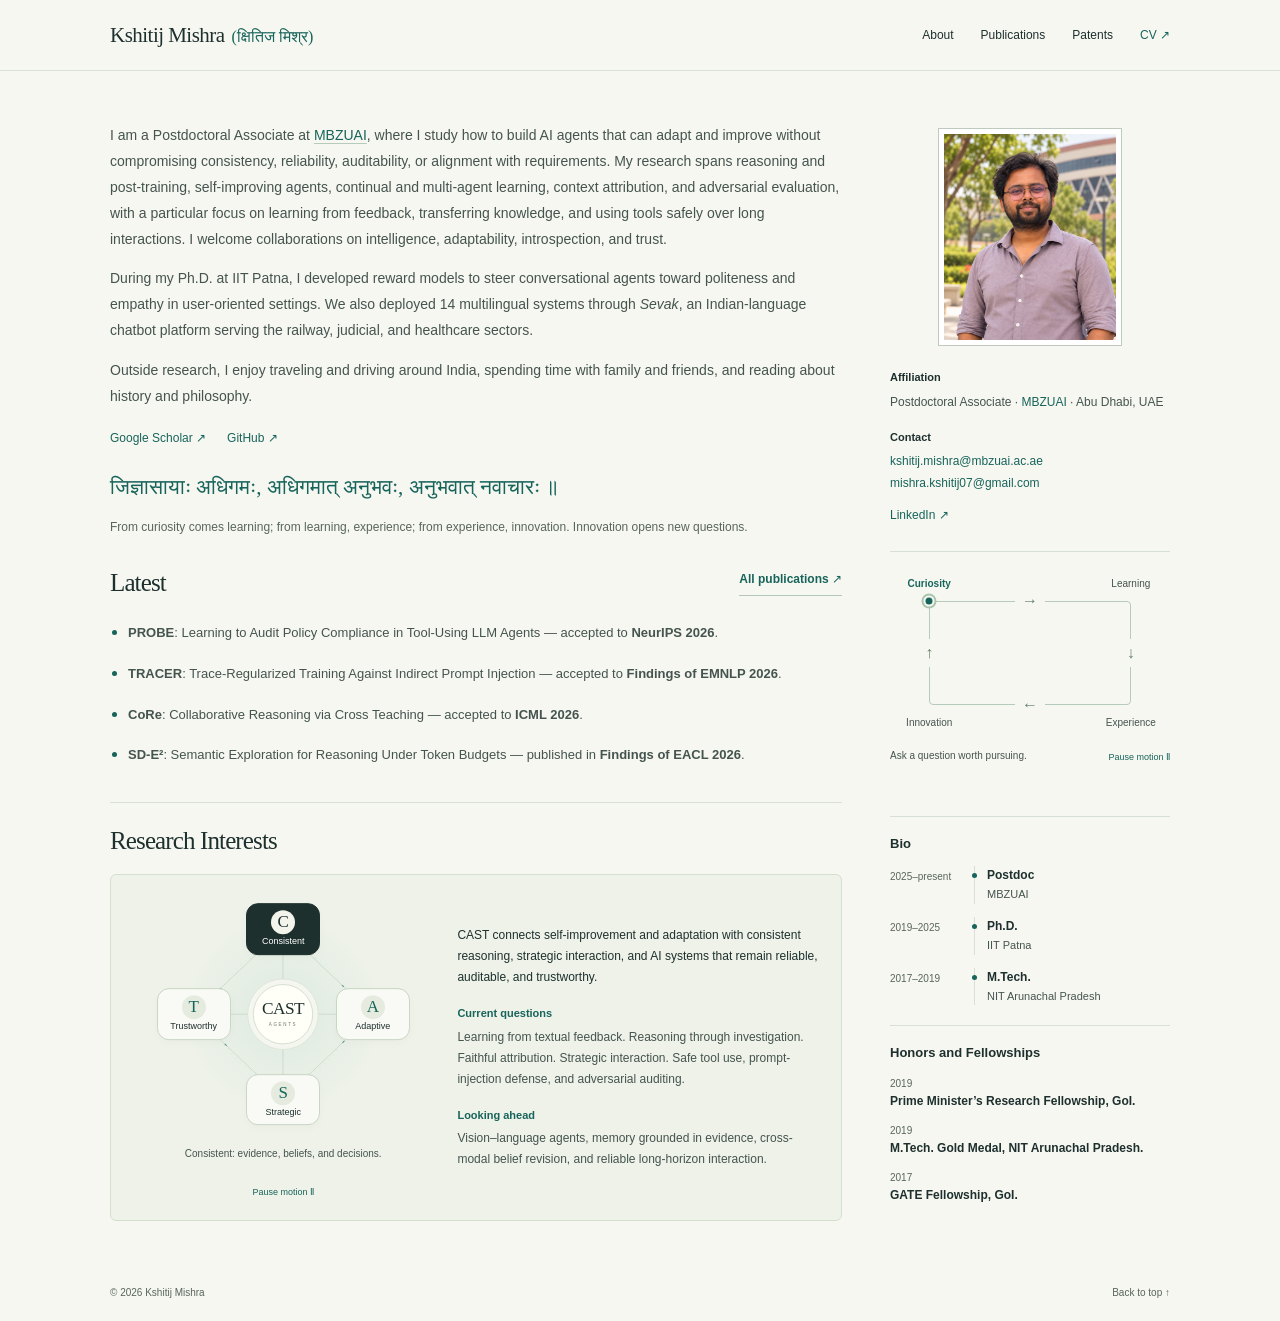
<file: index.html>
<!doctype html>
<html lang="en">
<head>
  <meta charset="utf-8">
  <meta name="viewport" content="width=device-width, initial-scale=1">
  <meta name="theme-color" content="#f7f7f2">
  <title>Kshitij Mishra · Adaptive & Trustworthy AI Agents</title>
  <meta name="description" content="Kshitij Mishra is a Postdoctoral Associate at MBZUAI researching reasoning, learning through interaction, strategic behavior, and trustworthy foundation-model agents.">
  <link rel="canonical" href="https://mishrakshitij.github.io/">
  <meta property="og:type" content="website">
  <meta property="og:title" content="Kshitij Mishra · Adaptive & Trustworthy AI Agents">
  <meta property="og:description" content="Research on AI agents that learn through interaction, reason strategically, and remain reliable as they adapt.">
  <meta property="og:url" content="https://mishrakshitij.github.io/">
  <meta property="og:image" content="https://mishrakshitij.github.io/assets/kshitij-mishra.png">
  <meta property="og:image:alt" content="Portrait of Kshitij Mishra">
  <meta name="twitter:card" content="summary_large_image">
  <link rel="icon" type="image/svg+xml" href="favicon.svg">
  <link rel="stylesheet" href="styles.css?v=20260912-bio">
  <script src="research-themes.js?v=20260912-layout" defer></script>
  <script src="script.js?v=20260912-layout" defer></script>
</head>
<body>
  <a class="skip-link" href="#main">Skip to content</a>
  <header class="site-header">
    <div class="container header-inner">
      <a class="wordmark" href="#about" aria-label="Kshitij Mishra home"><span>Kshitij Mishra</span> <span class="wordmark-devanagari" lang="hi">(क्षितिज मिश्र)</span></a>
      <button class="menu-toggle" type="button" aria-expanded="false" aria-controls="site-nav">Menu <span aria-hidden="true">☰</span></button>
      <nav id="site-nav" aria-label="Main navigation">
        <a href="#about">About</a><a href="publications.html?v=20260924-neurips">Publications</a><a href="patents.html?v=20260912-navigation">Patents</a><a href="assets/Kshitij_Mishra_CV.pdf?v=20260924-probe" target="_blank" rel="noopener" aria-label="CV PDF opens in a new tab">CV <span aria-hidden="true">↗</span></a>
      </nav>
    </div>
  </header>
  <main id="main">
    <section class="academic-profile container" id="about" aria-labelledby="name">
      <div class="profile-content">
        <h1 id="name" class="sr-only">Kshitij Mishra</h1>
        <p>I am a Postdoctoral Associate at <a class="bio-link" href="https://mbzuai.ac.ae/">MBZUAI</a>, where I study how to build AI agents that can adapt and improve without compromising consistency, reliability, auditability, or alignment with requirements. My research spans reasoning and post-training, self-improving agents, continual and multi-agent learning, context attribution, and adversarial evaluation, with a particular focus on learning from feedback, transferring knowledge, and using tools safely over long interactions. I welcome collaborations on intelligence, adaptability, introspection, and trust.</p>
        <p>During my Ph.D. at IIT Patna, I developed reward models to steer conversational agents toward politeness and empathy in user-oriented settings. We also deployed 14 multilingual systems through <em>Sevak</em>, an Indian-language chatbot platform serving the railway, judicial, and healthcare sectors.</p>
        <p>Outside research, I enjoy traveling and driving around India, spending time with family and friends, and reading about history and philosophy.</p>
        <div class="profile-links"><a href="https://scholar.google.com/citations?user=jfTVBUQAAAAJ">Google Scholar ↗</a><a href="https://github.com/Mishrakshitij">GitHub ↗</a></div>
        <div class="profile-quote">
          <blockquote lang="sa">जिज्ञासायाः अधिगमः, अधिगमात् अनुभवः, अनुभवात् नवाचारः ॥</blockquote>
          <p>From curiosity comes learning; from learning, experience; from experience, innovation. Innovation opens new questions.</p>
        </div>
      </div>
      <aside class="profile-sidebar" aria-label="Affiliation, contact details, learning loop, bio, and honors">
        <figure class="profile-photo"><img src="assets/kshitij-mishra.png" alt="Portrait of Kshitij Mishra" width="1145" height="1374" fetchpriority="high"></figure>
        <dl class="profile-details">
          <div><dt>Affiliation</dt><dd>Postdoctoral Associate · <a href="https://mbzuai.ac.ae/">MBZUAI</a> · Abu Dhabi, UAE</dd></div>
          <div><dt>Contact</dt><dd><a href="mailto:kshitij.mishra@mbzuai.ac.ae">kshitij.mishra@mbzuai.ac.ae</a><a href="mailto:mishra.kshitij07@gmail.com">mishra.kshitij07@gmail.com</a></dd></div>
        </dl>
        <a class="profile-linkedin" href="https://www.linkedin.com/in/kshitij-mishra-6770451b1">LinkedIn ↗</a>
        <div class="journey-widget" aria-label="Curiosity leads to learning, learning to experience, experience to innovation, and innovation back to curiosity">
          <div class="journey-track"><span class="journey-border" aria-hidden="true"></span><span class="journey-ball" aria-hidden="true"></span><button class="journey-node journey-curiosity is-active" type="button" data-stage="0" aria-pressed="true" aria-controls="journey-detail">Curiosity</button><button class="journey-node journey-learning" type="button" data-stage="1" aria-pressed="false" aria-controls="journey-detail">Learning</button><button class="journey-node journey-experience" type="button" data-stage="2" aria-pressed="false" aria-controls="journey-detail">Experience</button><button class="journey-node journey-innovation" type="button" data-stage="3" aria-pressed="false" aria-controls="journey-detail">Innovation</button><span class="journey-arrow arrow-top" aria-hidden="true">→</span><span class="journey-arrow arrow-right" aria-hidden="true">↓</span><span class="journey-arrow arrow-bottom" aria-hidden="true">←</span><span class="journey-arrow arrow-left" aria-hidden="true">↑</span></div>
          <div class="journey-description"><p id="journey-detail" aria-live="polite">Ask a question worth pursuing.</p><button id="journey-motion" type="button" aria-pressed="false">Pause motion Ⅱ</button></div>
        </div>
        <section class="profile-experience profile-bio" id="bio" aria-labelledby="bio-title">
          <h2 id="bio-title">Bio</h2>
          <ul class="bio-timeline">
            <li><p class="experience-date"><time datetime="2025-08">2025</time>–present</p><div><h3>Postdoc</h3><p>MBZUAI</p></div></li>
            <li><p class="experience-date"><time datetime="2019-07">2019</time>–<time datetime="2025-08">2025</time></p><div><h3>Ph.D.</h3><p>IIT Patna</p></div></li>
            <li><p class="experience-date"><time datetime="2017-08">2017</time>–<time datetime="2019-06">2019</time></p><div><h3>M.Tech.</h3><p>NIT Arunachal Pradesh</p></div></li>
          </ul>
        </section>
        <section class="profile-experience profile-honors" id="honors" aria-labelledby="honors-title">
          <h2 id="honors-title">Honors and Fellowships</h2>
          <ul>
            <li><p class="experience-date"><time datetime="2019">2019</time></p><h3>Prime Minister’s Research Fellowship, GoI.</h3></li>
            <li><p class="experience-date"><time datetime="2019">2019</time></p><h3>M.Tech. Gold Medal, NIT Arunachal Pradesh.</h3></li>
            <li><p class="experience-date"><time datetime="2017">2017</time></p><h3>GATE Fellowship, GoI.</h3></li>
          </ul>
        </section>
      </aside>
      <section class="latest-section" id="latest" aria-labelledby="latest-title">
        <div class="compact-heading"><h2 id="latest-title">Latest</h2><a class="text-link" href="publications.html?v=20260924-neurips">All publications ↗</a></div>
        <ul class="latest-list">
          <li><p><a href="publications.html?v=20260924-neurips#probe"><strong>PROBE</strong>: Learning to Audit Policy Compliance in Tool-Using LLM Agents</a> — accepted to <strong>NeurIPS 2026</strong>.</p></li>
          <li><p><a href="publications.html?v=20260924-neurips#tracer"><strong>TRACER</strong>: Trace-Regularized Training Against Indirect Prompt Injection</a> — accepted to <strong>Findings of EMNLP 2026</strong>.</p></li>
          <li><p><a href="https://arxiv.org/abs/2601.21600"><strong>CoRe</strong>: Collaborative Reasoning via Cross Teaching</a> — accepted to <strong>ICML 2026</strong>.</p></li>
          <li><p><a href="https://aclanthology.org/2026.findings-eacl.323/"><strong>SD-E²</strong>: Semantic Exploration for Reasoning Under Token Budgets</a> — published in <strong>Findings of EACL 2026</strong>.</p></li>
        </ul>
      </section>
      <section class="research-section" id="research" aria-labelledby="research-title">
        <div class="compact-heading"><h2 id="research-title">Research Interests</h2></div>
        <div class="cast-panel">
          <figure class="cast-visual">
            <div class="cast-map" role="group" aria-label="Explore the four CAST research themes">
              <svg class="cast-lines" viewBox="0 0 500 440" aria-hidden="true"><defs><radialGradient id="mapGlow"><stop offset="0" stop-color="#dbe9df" stop-opacity="0.9"/><stop offset="1" stop-color="#dbe9df" stop-opacity="0"/></radialGradient></defs><circle cx="250" cy="220" r="174" fill="url(#mapGlow)"/><circle class="map-orbit" cx="250" cy="220" r="116"/><path class="map-lines" d="M250 68 L410 220 L250 372 L90 220 Z M250 68 L250 372 M90 220 L410 220"/><path class="map-flow" d="M250 68 L410 220 L250 372 L90 220 Z"/><circle class="map-ring" cx="250" cy="220" r="63"/><circle class="map-center" cx="250" cy="220" r="53"/><text class="cast-center-title" x="250" y="219" text-anchor="middle">CAST</text><text class="cast-center-subtitle" x="250" y="241" text-anchor="middle">AGENTS</text></svg>
              <button class="cast-node node-c is-active" type="button" data-theme="consistent" aria-pressed="true" aria-controls="cast-focus"><span class="node-letter">C</span><span>Consistent</span></button>
              <button class="cast-node node-a" type="button" data-theme="adaptive" aria-pressed="false" aria-controls="cast-focus"><span class="node-letter">A</span><span>Adaptive</span></button>
              <button class="cast-node node-s" type="button" data-theme="strategic" aria-pressed="false" aria-controls="cast-focus"><span class="node-letter">S</span><span>Strategic</span></button>
              <button class="cast-node node-t" type="button" data-theme="trustworthy" aria-pressed="false" aria-controls="cast-focus"><span class="node-letter">T</span><span>Trustworthy</span></button>
            </div>
            <figcaption class="map-caption"><p id="cast-focus" aria-live="polite">Consistent: evidence, beliefs, and decisions.</p><button id="motion-toggle" type="button" aria-pressed="false">Pause motion <span aria-hidden="true">Ⅱ</span></button></figcaption>
          </figure>
          <div class="cast-overview">
            <p class="cast-overview-summary">CAST connects self-improvement and adaptation with consistent reasoning, strategic interaction, and AI systems that remain reliable, auditable, and trustworthy.</p>
            <div><h3>Current questions</h3><p>Learning from textual feedback. Reasoning through investigation. Faithful attribution. Strategic interaction. Safe tool use, prompt-injection defense, and adversarial auditing.</p></div>
            <div><h3>Looking ahead</h3><p>Vision–language agents, memory grounded in evidence, cross-modal belief revision, and reliable long-horizon interaction.</p></div>
          </div>
        </div>
      </section>
    </section>

  </main>
  <footer class="container site-footer"><p>© <span id="year">2026</span> Kshitij Mishra</p><p>Learn. Reason. Remain reliable.</p><a href="#about">Back to top ↑</a></footer>
</body>
</html>
</file>
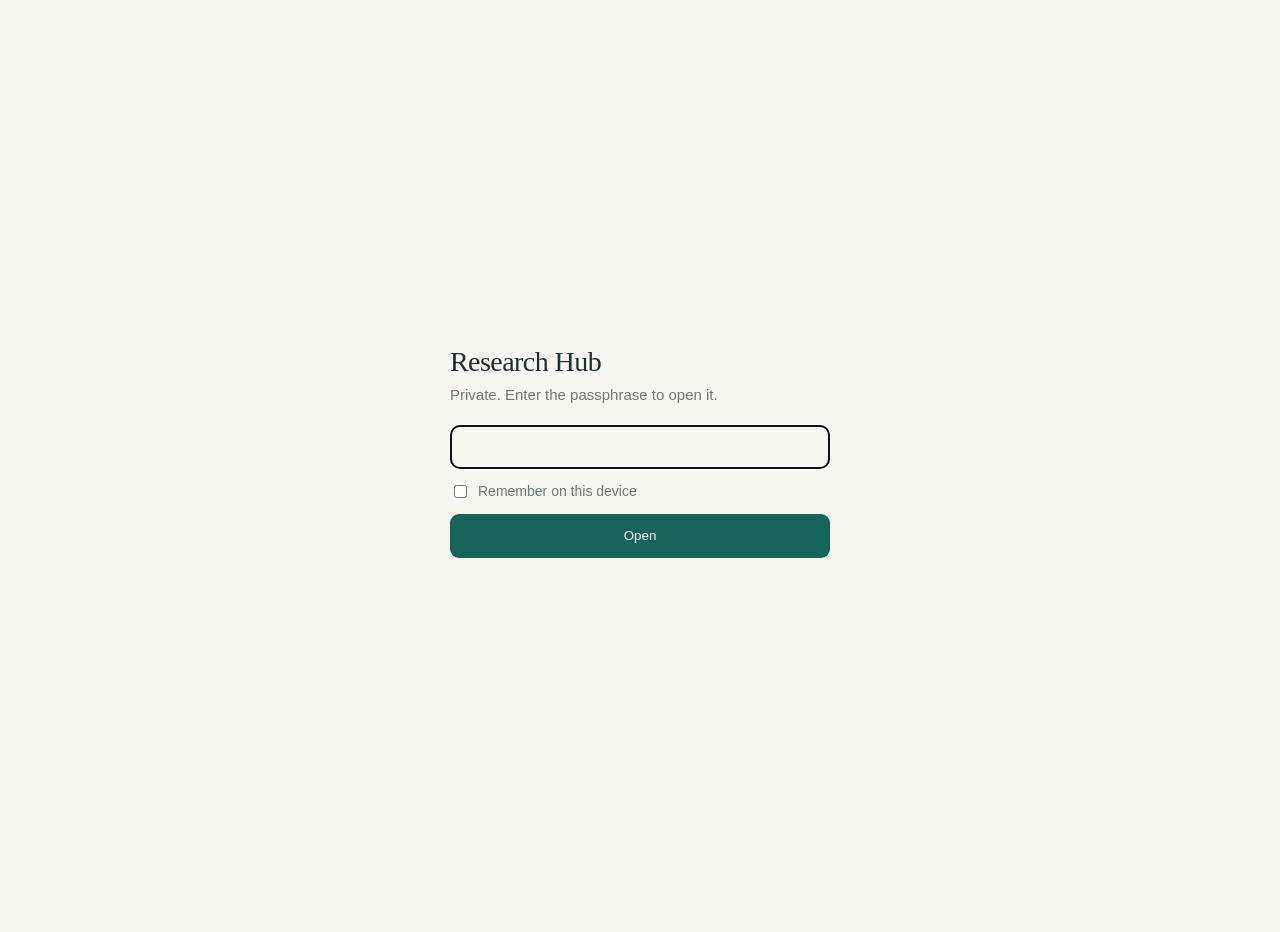
<file: hub/index.html>
<!doctype html><html lang="en"><head><meta charset="utf-8"><meta name="viewport" content="width=device-width, initial-scale=1">
<meta name="robots" content="noindex, nofollow"><title>Research Hub</title><style>
:root{--paper:#f7f7f2;--ink:#1e302e;--muted:#6b7a72;--line:#dfe4dc;--teal:#17645a;color-scheme:light}
@media (prefers-color-scheme:dark){:root{--paper:#111917;--ink:#e6ece9;--muted:#8d9b94;--line:#2a3733;--teal:#6cc2b2;color-scheme:dark}}
body{margin:0;min-height:100vh;display:grid;place-items:center;background:var(--paper);color:var(--ink);font:15px/1.5 Inter,-apple-system,'Segoe UI',sans-serif;padding:16px}
form{width:100%;max-width:380px}h1{font:400 28px Georgia,serif;letter-spacing:-.02em;margin:0 0 6px}p{color:var(--muted);margin:0 0 18px}
input[type=password]{width:100%;box-sizing:border-box;height:44px;padding:0 13px;border:1px solid var(--line);border-radius:9px;background:transparent;color:var(--ink);font:inherit}
label{display:flex;gap:8px;align-items:center;margin:12px 0;color:var(--muted);font-size:14px}
button{width:100%;height:44px;border:0;border-radius:9px;background:var(--teal);color:var(--paper);font:600 15px inherit;cursor:pointer}#err{color:#b0483a;font-size:13px;min-height:18px;margin-top:10px}
</style></head><body><form id="f"><h1>Research Hub</h1><p>Private. Enter the passphrase to open it.</p>
<input type="password" id="pw" autocomplete="current-password" autofocus aria-label="Passphrase">
<label><input type="checkbox" id="keep"> Remember on this device</label><button>Open</button><div id="err" role="alert"></div></form>
<script>
const BLOB = "quTkeTC2+fhovrPkOO0hWreeQh9mc8xZb6GP2YZHtJvt8CAYeBLHTBIauzaPzj/zb04TB8UO37EasJAtMY/bIh7XCsy9x1CJn9CtSnoKWAETWe/WhgMnlN9Qov1PBosnGFx7sJkNPr4gx0xBzTQrzbPGSMVFY2Ywvme0PZiMdnOvCv2eUz5jl0JP7ngzQzsDAHKAJCIr0tF0EjOx5F5sHxkAewQH3d6JIGyeUGrPjUSphwALWbiotH/1ADaHRCdZ06RB00AcUl5DLubuaBR7ynLg1cldWdQjVYEVE90YSma0kNFDHK7J56Nq1D/w0TnN8WvpOYqWnRJpFQpT4KPWY93JiADxadEmK+NBwn+h9q+ibirG6RzWbswnS+cEKeYSZORB7VIthcPUI0L/wNLDTwoyitCWU7zSzK7PvLNZuGT3UXKhAV+R46g7+ImG8GwPpcF7Go3E6YAKfpzfuFbMpiqj/1xvEeCT3Wa5umRPEYz/rqCJfX3RnevlHEn/1s5i2jizTfrhUUDMW3+Cz7U2+FBwjVu+oDUXb3BnvMq4AQHxyNeA2OD7+FGqtqTrZ3+ClO94MnksZYn32d2SE/8y0P93A//693L4FXgOtvzGewBXW1eQ25rjpFBoITVM0Kn9Oe1pWjySGlG2OJiRhE8WnchJofNA1+P7L+Dytd4V73gOWmrEMPmfn4YrdEDTOh0bEPbQwk8llzXxEkctp7/c21/cfzAsKzzwwFWkKTAoQ3Q7U4iCTBPlFWH0vo4FIUzY6bHGSXN7meOsvurGWg1DeQkWegHdka0hlzzoS79yqh0PcE0eg43W0gcjotETlmUNFP4ongAVu8r6hjcCHhc2MiAn+IbzHNmb+oKkqP/[base64]/XHE130b8UDbjSyVrp0bXAz/DVPLxht7pPKWW2GmPMOeyJBWIVfIu7WsC1BN8WQHExJrEKjaBRhtoVZHXcq/Sxb6CNrAdwI06eAxqo2YwNzPXRJ09rL2NbOd5nBu7HzxYx3b4LzjOQQEB7B1hD6XDPNz5JJIY5XEkajUpmCvw4kck9LT3w/nox4++++RiKSxb1zU3ASC6o4lbF4ZqhiUZsOWf7iPaWjXWNo0/G9iUv/lKwT/7uU0tFBFIV0jVAa6BtfWWJEv7R3RgTaOjtwQF7kdGuf0dEKGMXWf9tdxaCkUjLAUeETYJjo5ar1bedWjBPskWgHqGrudkdloUM8rG2ChaVj7rFrFrDBCbSsAYaSAGYwH2815hzKTMH7om/caEoZ5zeKW+qHt262LheQWSPvdmQ4ovwas8gl3cGyLnyRaRTtVMqTJRxbwAf1FABLFVfHKP2WX+WuSp7aO6AvHr+8Kzyz0g49D5zoyb0MnM1OHMeD+1PdYAyXBBbj+clbZvHKWUcqKwFmachmqIfMn/t8uXHK7oL7BTy05j8/iIQyoeh7k3bQU/HgvlZowEysEwPaNJJGdqEiUwQva69qwbDTJxY45JtFmhIJuGhDrIblT9Bv+TO24w2wcytITmmelKzs+ZgGAiYpSYseQSl+XElgpIOkrVE0UJGPO6ne90XFPCJ7crDHSyyy8XLrrnEDPLfGBkZCps3AJo2376y/KvqUeRRO4RAr/SS3fQxxcFq+oBE6XAHU12JiDkVy2LlLRKSn0/dMPspGXPMsSWtImmh/NouJTqu1z73zvwzADVQrh8WDEcAzr01eROymkd6YHuxHa16egbp9lsHUM2dkHbt0ByMmFx8PFyTM9LpXg+PWPt8+I/NzC5zQugmDJvK0XMT6TCg+DsOAwLt35v4rWR1Rv/9hVo2eYyS7Dp8CpM1O9jAjfttk901DXzYtVCNGKsgeE8lLurct9tchiplOm4F7wN0hMxezKA1ccgwqVNtRLsb5TIp2gdR+8MvVkHhX3qLofmU1KoYNp2p9ZRmgsi/3DwFu0jm3nDZDh0A/DG4kmQR+EOAuOK/x0KPI+LstpvPC342XKvKZw6gngs5oAGLo/V7vtU6WoaHFjuYUQDMdSch7Ml6o9Xars2Z47DnrECmxkGCilm2UvYxuTEm4SrwKiZfRHjIhsMsEEhenJOo14700PJyj6lhh7oCEbrdGf5v0Ic3+9E/pjkMWqR7UrvHwe62vK5KPWc7YDcuJGjyNv74B8Sm0wAdjJfex0+ANPG90SYbu+QKYZT/fkdHCfmErqSdiZXcdO6IMWIJ/hLAaKRUQh4X7AuFtaEUM/9xl4xmbUf4KOpvsdgYHiIrt3qjGr66mxzFuwj3baZc6PkrBAPa5FSRbldwcjH5hKIzIJBEiq8GptRymK4UguVGe+W7Oz+t+/y7RqPFwBVqOON3ec/R9MTA6iDjmZ0NjTu9qQkq/+n1RkDVFVIhbpJq3jkxfuc+uX2RP7LPGTbVeED6hees3LxXRd+cELe8tloV7xnvdKkTInYgK4Gu8MBf4kXiSujMKW5nK2z/iMXXMbM4FxihUdn8AFOCVPgyu7DlfjrT0/yr+xvX3SUQCMt6rPWgb/OsVU6/iyYGmvHg51rc5PVQDMXlZi6WjrTKy8YvjMLEBRu1dX5vV1iQEAKeA0Wa/gBiVLJea18au9sSPcR9AuVbEO1QyS4GiOT1c8h2zhb1cP1yxtO9by2DSxhj7oyptEKGdBiNHrKbgdsoUeRA5u7pX/s+Cc+oYQ9IrpQnt6mQChtIR8i+X/jjcvI1BiXWJwAs3ZtLM0pOtG70bTmr0bDAQiWNdzlFC3T6CrVi/SUbRsyg83Uj+OrjyO0G4fSg/u/VOVD2emYiPY/U3F9O668zQktPfmUFse693A413Dj4GsLHGEu0iDyH6AxoEY/CTRs2iGx9iCqdumFMNEKy405ZE6Q9+fbDsHIzXQSvNqxVHV5wdEqZB+cqunWYS/5ixGsLCKg1KfamvXwMGuWhAhYSx2qW5PqwtscJLz4S17jX8GfuO379LeBTtbaJkP3LAv8AcQcs8YCWpIHQGK9iB3tOg3H4B4fYJ7W3BT4p2iYbCsMG3x89KGb1I5ssGYa7shCdF0VoUyJw9QqqMbQqfikjQsGv3W0BrBmRZVIynOVPjmDRvmtDbx8nLyu/q3SUQ2Ebd0Y2G90uFAN3Ev3s+tn+oNxnt33JuDoBGG5zjDw0bRhFHzVvwpfbiwQOJvjrvSiQMVNIAuPsW9uCTX4vPn8E2flXo0Fi7T5L9wFP/4lQhrdET3fOQSSKzpXD5+7/ImOQwIDfV+/CVgCxxnLgpEzvBS/1xsGPf7M3ubwgA/qDxeu8RJ3mJjE6X21ctxLUjLJOdI4mZ0nIIl8t2vlWX/sqSvsWUptfgBB70ms3V7ByhRvjvlW4JZFlQVL8/o/LbbfsQ00kMQijXpINvAR+o40BUE0r0i8HXzhvucUg47gBKMpN41JtBLR2YT/x5EgJ/cOSl7/A7JJqOic03z/j+kx/czTwGROZm4dK/FzKRfWL8f/2cLM/A0N6a2lp1yZhdkQP9+Okwfi32gyaFwBXkC26hE1ZPMO+4ezceMEpnoFvqh1Ro0wyECCom+9GsiPWvWBON2ZUL4y7SasFy9X6LEHJYixXMsb/Ab2KxoFXmz9vDI7WN/StypmHeX7rUVutR0B2qhDzls1KsRmpVnAz3QRqdGCuWePNE3bYb+FGvgFLzI9dwpF+pocTEGl3BrjR5rwNW2EQstlqW8UB1yyqCX7VOI0lvACmK83U6kQOcnTF6UorZbe0ocC33PXXoz27Ja/YxOs7GidAFGyuPdLLhIj+BpHiOVVjDfZZnwvO/Yg1UBlciGBcTLXXuE8hRAOU1EKxrDn6QnCy4a0uaVLdOsJOnTDksc+/fcG4gocPLj/clpx5ZL2nv+1CoEo0ggxPPF4BUmAmHJrrbYLniKWBvZfHVREIPR5MsLFmtU7E6Cq6HT3ijJL4Uig1wfn2b8A178+2+iwfzUsS34G5t6DnDU3iw1/guzx4wVAfm/PuDKy3nA+TSbn0fZEqr0SCQn7UsgYfR4WqkPGbhilfEMQP8rc8Rz/IMaCKbo4vaqggevy2lNCJjTxiYJOafTzu9DMesmhxarcMz43iR3CczPl5sr3s47IV8FNOzkQSfx6pO4vtOXVee3RBHowFro3ebwWYPYKBWol5upKcdWBvRSVvct8IcAzsSmMI1WdqOh1/+OVwVZGVQ/uM2Z2qHYv2bhFjkEUssyIDm0bloJ63rkSQi7z+dLjs0N7hemqdMgQbCBcZtnqwzdXtoc9YprtyauyN/F8kcXMeVVoIxL1vlDJbsXbIvvHlI4v+LjOL20+Kq+1D9OXpmm6UXxLIHxXkKNC3sSv0VapVEDrq79dH+CzliVgMa2JPpCRBq2Hhkg5Ydm8srwgwAFB3yNam0AXXDz4PEOJsGtn8qg7cpznHRvPPLQgZ4KEqJiPYOGmkD3TtUMQf+Ou5SEvAcKGLpxSlYTE3/P8r5sqUNhI0MbH/ozeyKhuksdAxVqeE8Qch68ovJIELlQ/3O+VPcUpppW3/FRP1OZj3OfdBlqeQPM0/+o+q37jmjrQgSkwbucAleDIkHapHMfT3V/ziXof5j2KKWzOuYpC57xAEm82nmhx2gQYh3R+gFRDQfwk76KDWxJzHvQjDWR+PQOrLGRG4YY1T125BypH0kSGZW8kxWF9AslvIJXCyemYon7Ewn6yaLdFqOw/XSFcJKlVSMUPyLuI1TUcKwcwpMbaKENC/[base64]/XdIia+VRrmmXLz8cuV9aNidBmequkJsEVEsntgIO7p/w2MAo29JEwHviTurc61Hrfx2Zv3qcte66NULDAWhzf0c3bXLMMSWaiw/[base64]//oIjQeNCMOj+sIrfv4rq2F+BdaPrmX86rloA+wRwGpHxZoLKCy+R9tClccQ1KeheeY7Q1yoDUXKn+7KyzeFzYT/nCGwORDsn/KUEEcN4aefz7xHmwqoMqEPIP4xMzSCwXVBoHEdJzwJ69AkwzGX9ilKi0K8sl3PsgHb/T/AaXfPV+9vsE47pgmQv+T0e2sk6JpQtF2RTmjALlejEGe7+mxkQNJtgGHpQ0LXolq9b0V/p3VjZtEMKfY3f5l5aob7h7S/HKjs7CHSLcLzusfFnT14OuaQLitcmYHxiUimKhBeQu9uXPPSBW/ZpOjpMArgpTdI6SxnVn9sDbwFJU3UuHadPL3ylfj4RrRYhj4ZimbUy4I0rpLaQWMPd09NNzvu76kv3dakHHBwT2IfdKNMff7c/pFIfaMkEXnmeCBKV2xh+OnQmKOd1TMZkslKJBJb9RuqgOKgFE/6ZgFpEBvri1S2I+p+M7Htux0qzzuuorA7NGlpR8fBzyRgQDlBBPcnryvnql46oxCDfosc7AWaFXKHYGCk9KQQshuIzBTgK3af1E9Ob1YiP23SIfRVoKN29sLQY/AkwsCxVyywLhGFDyD+QopvpaX/jhlzuTlrf529GAVpdXEZQFSST+CcNxMi73RGdBiEbq3u6GvMarOrudPvdIUos1ePqNQ28wfuRduwgtJzqEAskX7WCSa6U41aj9hzjEgk0KgllBxaS0ZOYcv46DtC9g88TEbre8laRpHFmoU6lGLYmZZk8tzVDzsrBag81/I6QMZFdI63eEvxsx8zGap4tAcUbrSknayUFhoA3Hn2c7BAhWQYiC9+wGAEEqxZ2SDh3zIdr5U8FrEFPKmtn/WMLfUOYBsps5qVFrzRidEklq4Z6RLvW/9zZzcyKW4VjptZ+7KgitIK153xgoGtc2tOgov37Iyx3OgIjAU0CCZf8K4pGftmCt0xvz1BdSrcSDw5584qKhOsy22a+M4sGudCAvGxlnqXqB6duYXRlILMbzA+ue/W+1ej4B5vo5PY3HGGLdWjSbpqFXCFziKmzXzWl3yu222T7hOeI09Tg5uavYQXvdqSj27iur2+CgygS/HjNS3UMfbcp9c1Jsyp8FpyPmxiFWyok91gfE35kK0GKSqmRYJ5AzpiqUFUjSv0app/C0RSg9oNpXn8/TU7/wPkA1rMObWbJESZbFaVEbKtM3sXVpe34l/RWcrAY+HTZxVyn/ndcNUWz7j5BpgDJUGAd0TuCO0pHKjvoVBiOcsdFtaMX/tyPhtkUolnzsxBI21h4HIkmpuXQVX0jmGqlmfEdftdhIZFno89lMQG3ikY7ZmpiOCJ1P5KfsD5OD/UUcZPrzz02zeqsC0mx5eVPHXZ3rj5Ak8wLfpi7KHchj/q7MQRSs/hIBw2p48fjtXvguIcx+GbEpNlqzZCuww0MRte/83Pgb72Xk8l17/1oG+elvbbX60xwlJk249fC2bPpZLoFuHe6emZ7+wr/MTPttUxPCmrJPK7shLmhUe3N1KM5vO/XIRmrKnAupF6Aws83XxZOtm0BprRVTgGwmk+XGjTDS3+tW5lNLuSxGtzyve12/CElO+hOzTvE3u9JRNoKjvaDedUcw+gJlHS/0hGWRtYmjK0sc5gpLMm+/NTdaGQiwF2h/Mu+bGkdEY18fK9F0WCQErhpY/r5jBr/hrRBWQe2k6e8p68F1JefNai5BpOzA3vINYqZ7dIzmn2mrsw3GUeU9Flh6RyVTgH0/QuFBMZq2yeY921dqELCf7HB7W0ndWsz43KwrocGLN/UEbpp8RZ+dqVeH6ZU5xMeR+vdXX5w3Km7NwsqnI04heCLbqQ5c4GrSkC7WibsLvSVTbKCeNKgMuE1fvZHMzJe/UX+GkqnidHMb2tyZEcYv6+ZPBEW2PRGmG88vJGQr5J8yDgeY1kZNStPpuG4zKTUs9y6vVCvXQpzgZbllHQdPFyTGUc37dTUF/bGLi0rK47uFWQ7p85LWm0Cpl/52NdXId/[base64]/88QwZZ1KkqdpIbJtI1czJqsDzXzJdPN9BN413twtcCbqVvAU/88roun4p6kDKF4+ZLHy7fuaU+f4FvdZ+WKT9tPEvOJNWj7j67u+D9TbQT7gsRfhstQ2LQg4rWCZkYk8bIpMeHtDrJ+OYRZL3zjgxfswD4fWPZyGx32+8Vw76EPn2l8yk34XIEFsuQbaazKYAHFMJVi+vQ2ZEECj9rsZ1en666RykDBbDmMQ1fJuFwEsj/uE8fx1lgcxPKyEo3QvFvT+/bVGZebAJ4SzMuUbmn3hm2ViESZkpb2yE9GwMPhqAwnG3UVS5r7i0L5jOddInORQZ+qyZKa8UzWKMHvHwk8gMRXPC0lyMYPiW3/R0i2wNRF8d8q76kdsvnlSiAQaYD7BpHPYu8T5OeyK5932anUGpsuLT+yIu2wmIipx1xG0FspP++eqzvkl3ZR5G/5B15IebIjpM8ouo0RDPeyRcLIpmFVWpIsr6rbe0RKbEYnfjGbhIapXSJXXu70PFalc3/A0RZN678mfh/NAlwhslJg1ECt7Nj3/MlMxo2wj7AfJ5mvIvkAunI9Tu3NNiyvEASmoXbSTBRynRztZBkKJRtyBQfAjSp67E774w/3G7XEuNgt2zYXChTFfDuVA5tkUYDY+7tovlCrqw15rKwVX/w5BJDQvJO9TJm4jhvHxyvNWHV8hNaP65VtR2VNnAxpW/Fe8dtNF9UEzPmICQvlcXnXkzzKtoEoZUyFfzwuNubag31pQNzaHX4rxz4RkJ/JlUwjl/18i4nvIcMRdV9xlDOnebhzEbEjz9vWYUA15qTbc/oQk3i1KnpvsQo2tBw/ABkTzZZuYCglpN8Ojl2mF/+UZP+029RVx4XKq8RmWnxEDJBgTshW063CJ1SlfKM63bgP8Lye8qLenoEOto//oKr5N25UoXj89lk2VEoIZAILsH5KEXEqJXncdEfjXRzDhw/WTIgwzrjqKhjErbNDbRp8am1BjKBmMbxbCWku0peiZyq1LWs8ugNjEjvubUm8Qnw59un4oCeFQyvLwLubi+/QX5jJQ7fwVBpZsz4XPXrtKIZuYsJYB1mYv20jkB8bc6hAeCc5lrMghqbB2m2s0RWvtnxR+ji8XzLhQGdnWNJgje66QnmsOIyVvotQzQKDe54zazvTgmkOMQIB7gV02xe9GwNewf4IvZDlRZc5Ere2CHCAUALelyuh3Vk/[base64]/m6hQPIai/nNzYJgaK0fBdwuChWcSmtPEPB7SzLi0UjS/y/pgjj0rBCIs56AM8kfDNR8NhDZCE2SITaExusLPXENmFUDqK5/[base64]/Ekx+iqaILb6AlGzbYzEscniob2+GOIzWWPmSs8r9S4aSTjKk/52IqJj++nfJe2rMDOyeS1tpwEA7zTJu07NyxbVJ2wRiK8OItCDhxtx3FvEkcPlSWW/ObWAcd4O9UEwTLbLM6S2Rxp7EASLlWdBApph212p2yYc3VxQuPM4EljnOL7pz80oIjp930W87LwrKJ+Es0x/aFaSsbJW7K6pSA38JvkKoCuxwx9GLDcX6bO38ydtxDUQeHDWmh7Oy65zY8W4+eNz9H/quEdf2bV2EGBnWq4qw7ivBJpNIyrKuHifenoHlt5Xh6FqFzqkHei/6TVWt6PUmkHCHTkivR9/LasP9IvkQpgCo2aE1ftPbp7ipCxzxAsraquL5rWPaR3iTlOCosv7WJGkTSeDfQZjBmrWt8DaCXHwu4R9Sgb4xy/kMOKDz2bXvLjwQi/2mX/Rm1cmqSXwXXQXTOC2270bulY8CNqyvJzgYvTt5KWKmx7N8RqASQZw0JeZDqbb9aQ3jl03SU8pXTh8jlvZi/Aaf6JKwzw+CQRPXBDXJwwx58R7n/tVAsD0gVdrpMzB7+ZTMyYxuLycFec6K4NWHJzMsKeDGnFO8+LgPycFDPDI+CmScpG9/L2r9pLcBkU/rLD13pQAmRmZ3dDFIGvLICr8AiPh1nrgFfvyrR8Db2GcpBCwhSViTmRs3uiArqjABFgonZMRL4A0C1Dl0G1xpvEJqv99HTHkb4m8w2QNNDH7Dm3xJb273qK6C5/sQiqznfvR6+nJXkJT1i1pCWIYyJl/UDniSYCv3cjcvVKmGvjw8aVWbrxJdIIVXqkthjqLPR+DJH4YV4suG4i6q3ffMOFyuTsULla++AQUm+i1mpv/1h6qoNndlJuKQ3Iu4AuuKI9MQbC7aiFxFa1+nvtKYHI3EabLWC9xL5DUprhlHMXcZXpL8lB4Ysz0oWHPdJosMVlfZuie9UmwlrOOW2izdcGKZIjQm3rH4NcwcToCyWKaUFUy863zgNn6u9pUpDCeFSfrWX8BLVgV/IWCYVPZ3QyxloENVyZzJ7f5Z02/RDAmbWQIHTzGTdhpn3BdP6qb1JBgrgycyHZgPW1YT1iN189YO9kHAnByrszDy5hTqpd2HkpdMAEzomdaDevQP3Juoxw9ip43LsEsoZTJCbtU1h4ZGAF3z59NySvTBa7nM0PhdrnUV/xBOvrDFVq6OgkPEwI2vq1FSFMHuiOlFQsX/OGhnS4s80GIZFnS+8S7pBvitC4E2GxBnPtrFifkepWtmiZ1kXxMzHVm8Dj3qHgPKsiKjzsPTGDanG/KY0Me3/tRv4r/h3cLI64XwWOXzPvE+6UvfjNqI7yLntgig2yj7CzQ9gdc3O9p+M/XdzTle4bjypixX3GCCsNoHKma4v2vgSSzmG0S+3Z3pVMUYM6RMwxY7ZukNrtHTXcMcZrGqcm/c5cyNgzlIx2TRWt+58XUyipPnnIIFsmwQBVbBMCfFcCxyP97KEZxWIXViJxhvJT0Z5HEGMWKArRRAxJ6KRVmA8YizgC5UF+BGFKLUATCg8799z6hE4b54xM7woS5du7pcC+uZqwra+NXDNNMJljjffLyIQGHI2jE/vY8IT/1EhkrFzxGKiFHZW30j47xoR0qRlCQlUZjdht8tqw4iEZrAZFOfeP0z5f4vb6Kb2c8a6FHXtRNQx7dMHqYoizPVZPeHodePvfc7k1jshD37yKW4L/Nsi1z6A1FgPZnaDNjZ7fyvYTb46Qi1DbjRQ0XUhSvQhEVMb2rHo29caZ02ACE4bOZyFyhwJJuABihFmCHTGGp5Yqp+NjRFsX1K8IWexaQ0pxLZsTycRZy1u+5vFJ3SZtQ67PEcryw2K0hhi460SQLUxoKzPHKKHwkS7ZwrRCyGL/qwvXeMNIgVHidJuc2bNvB2Mr0YtrZ+Ktg5FYH1J0YK7N6G0xBMxFbLBWeelJ/8+B6MScBzfrkI6nhdEDSrC3tDhIOgps7JuGOnjcZsu56JStFMKko7bhZQE72rlm+Ore8p3G1VT/PBSK5+EJEYenfIM2jdlkWGxcVQMO1ozCzsNRpNZLALsa7mOhkiOQJ/e2VZTMPwcSUzQO7eRWfdVPudRUvn88DTeRhVF58aoNNTnWlpnN1rzmgzrWVtHWZy1FUO3Gsq8bM/[base64]/+5fEPfEv9rohyNcx8xRlmeMXX1JFz9uXf3BQ+7oyCpcCOyeKYTdvf2ozH6LKTgPUE0aoze1BU9aZr1REMqGSDYManzNCWuH9NJUD+mSAj/x8Go71ZkHPzKN3x1xGfaER2n0lAoG+LfrnnoQdM9EAMXtZXCmwPo1lyj8/[base64]/+S87HJhs3/gXF5iyyWjezyBx8PusVtWLAfcCKiSyrzLpINHjmS7KnXRh598rIE6TyXpf+NiTh3tFbdrqkvTAKsrOJ54Y4i2L2gnJTTs6MUeAMHqbKDnL0XyzGtlSprZHwtJPjkjS6uRU3Ikux0Ni/yHT7ZyPdNjKWmAFvOrdHk9wXRfRrwfVLd9/p0Np72lvfGy4Lxo2M+0mb3fll7VXuER4/twUbvr9ByihwAOAqQVfJuiCct7I+cuN7GC9o8PwIBmh1V0Y/EERT3Ka3lRFIo3gAfwJkV9/lV7tJWZyi9uL/w9JvUsL4V2AUMZajiXxJIhQRUck63NwMUVShRJSgjxCFtRQENmyRy5ooc+Tyk4HzPFMPGu1xLqEu8lnlapxBidb4n874fFmwOtULAngVJvP8PpYjuQzd4I4L9ViuwXHmlG4b+2jd+ChVfyOvt6xwlalOjZ5yqiWZeRYRvPpi12iPq03AFlCDY6/pKEPW9G8os8AtqJqyaq6y/6CHoPRZ6l3qu974Bkh2ppOS+OG3IJH9NFN6oN3ssRcPBzMOujIPAJp+V+P6GI6RxATFiPkbfUTJBEEjTJu6nOnQ3NEF+TyItQn9vUzdj0ycsgt4pvOEW4dr1XDhZGtV/PRDSCrL+1VPUGo9ItpieLgLjc5mn8WV5qANtOSBrKe1qktXU6xQ47O15uXleIvTeCsGrFehORbDttfC9UnCAkD3QvObFlPGmJuG3YFEHk2stAGRmdTJ0ftgIH4rXfSFF1LSAWsz61VPezhgrQjZb+mVP4PkUp/snmJ63L8WrLO6rWDKFK1a5ALIvhjFfnNtTmLkJt7rnrJ8XnCIPno4U31CM4du6q03kIfjoWzw3ntEU5wlm/SJxeP480VbFJpHCBTgSD6dX7A5DU/yZKOEWoaM2KnoHJcke2+IG4A2N0O33u8kWDv2BP8GCQdj6FvDZYyD8CEwgvriLdaS8rk2cznCZ7zhHqWGsAswmdSFcq7s0aDdiyPP9I2PV4bxXgjvYt+LsLwKmlhUOIKrlPQG/we5LHzZs1dRLbbrEVUoMgHvJ7uNtx+Fx+EHp2ywGfFZPRkjXAz/naIlnmJbBiyHlfBWS267vMpn52T6VxVl1aQhfDV3EWrBV3o+aOSpa04je39dFqehZEFli6eDUfIHc93kD6+3wWQEKnPoIa3FC26yZ4WL+6Gwygsn6zDRdsNcXGxdPmPoGjItamcxYC31hJ5VeJXaS+rK5GFN7rpZITatqZC9iG0I+/9RqTGsQswH8aK7IG6VnwvbcnbTTjDPMkqCo+AED8FyPvHeZ8hLGxr1hM5UEfrRNOUWHSBFIBNz5X2ka+ajZc2O9aYppJ8fqqXqVmIW+GejWO22QJyI8uGqPYcyN/dWRDzIqYm8ipcmzpFPlHDt+ZOKdRsAF3+2S54XCJN7yTwm6QhUg0WJTZ2zzj4rd6akDNBkPDQxRZyJb2an/JFhUPkU9yQFTR9Vi83TSrIT4ou0eATEo+U8B6wplVxW1xgHBeeV0rgzlQWNetTdRsAge5JPWuVcRG/seH/4munL7BcoVSxqKCR105IBCltjyy17VGBFKMMe8n6Q4X06kIhm6hCKQrajh3LAzI75oHXGZbNqY534AfuJyX21B354Es3p8weLfOGB9oHslTKpvyfBTVqyCPW3lppCv16CoZuVYt0wrAauMubXedoY99uova2S/tNqlHzPUulewx36kGXHCiGNpPK9NT/AdMdmBlJfyVmX8kLyDPs8FO0fS2vuZa4ZjhKJ5Ub32YuJ/kfWwcfmaD89/nLLtgkZR9NEPNWPriLeMOYqs6WlYXS55OzRldg4LIe/+/ExfKBpQf62Th7/uirtCCsSd7wCKPKgst7TFM+RgVeux9RxxL4JUU1BoWRoI+RUPtvgtktlCbm2gaS/fRo7rCAvx9JyT+/XeHLUky4x3pubs9Mo6kbY7s5hrPJ/NK2COkgW117nTOoPucpmtFX1ophJcwPcflG1qUh4TxopIq46/JEYQmHS0GsGZfyTpR3FRnekG9EID2PdDowXQEQgL1jwagWJpzy/Ej/2mXBK0aPzboRvufeCCPPYdtB8E2xI4LBUM99XPgEoy+5qfkeTPK+eoWPRD466KydHQ7SQiyDQSvBRFA9VYC6uqVfZIyC8qX/X6pw/uNSPKQR9oRV7ZQkppf2KrntM6iOcePTDOClLbMfznFDgVTn0aFKjqc2MLNEvYqEe5ZdJm8s4b26oP+bjmrYKM4FN3qmg1zPCvUcxXcXF8S4UK9+mgGKtoStFAoYbx1Wlo1pNbYej5g7qbnEscWBAwOuLTQXiTUB4G0dbkTkorMnHNpbsI4rICzbEHW9rpPqnEI/tCI6uMMiZZMI92OhhRIckLgsKyRaZqfxqbIOv5+F+0efAlTfTWDTOnGknygiUxJw5usPO3CM95bh23XiFgfkqFbuDGcqAmQ7ID7BlTt6Eekf2Nm2/ZXq7EvzahYxLXeGhnQgt4k912/s+VWI2e4sbDgzZGxk0azQXBGzZVDZPa5RtwLxG/Y/b6jeuU15/WWsMtTnqZXOAJRK+1QoankgBGPEgoMZxIH2gZAWonLayQ/zYKo4tcckkxLr7xH61JlCiHfpbBvj52pzj1ou/[base64]/gsfRaQYB6VCXNpC5epXv77vo4tV0j6ppaKonpgPuMvDLwDMbI18hjA3xhQwR6e5JqSUVxJEtqUQ0BVXQXgx0mxhmuVPY7FKsGTS6vrbgybc/MY6CW9SVK57JXtj268FkQ04P16IEd08KAL+NUZpFvnmS5I3krOy+ilBdBQKorCzOrdJYWdBuJiAyIdRNuLiPjRs+cKzhm/YuY1LNx9LUU0d2AZrcoqVkaiWWMP/Dp7aa0VcWXc2ReMSPmqYB2EWecVGaLrIdl4upttw23XFu0Pi8lIE5OdmifbFPYHM1rMNNmJVvavlirW8NzIhDmdULTYJB6tN/kDF/irYYRMRZppM7HZx+gueYVz1yJtYcN+3r9UMWTJFAPZTHfufOZ4I4iVHFm86TM2xp0PB299eflSt4O51LcxDGeDCrU2As27c7Ltp+E7FSd5MotQsrFElhD8HPTmaGu96x/o3X7O9hfmfIKlswV7jAJkZ46YHgNsmxbKPRJA6D7aVTsKD8p53UqlC9QdRZeCmnFeJ8s7MyuDm4vjeyv1orkZrfWZPBeVmscKT+R9yM/GuL5oI9F9OVnlRoE3K7H5MKthu3MH+QSrDXp4NsovrjMGghW+aUIKxDT/Kx+k917FNiVmAF4PmPRiVlUZ1xJlL/KPKn48ThIvv6Vcd8ayKbETPjatUWDONAeYJuApWKQBdxlgRaQHQf8UaC4ddz9dPyRzx7Dw6sGsHwY7EBkUe0wYMMTm9l9+X2rykfy0RLL3x+CuLMevqm/lVxuvJvbR8JPwGTSq0tK5s/28JlzVthgZue9D6VGTZO/k9a1rc5MXTfcy8LmCmOWlaF6ndz4HrQQzR+IAvpYqQZv+Boa/FAcdY78wH6gVqK1Qy9Qw2ETjxrlY2R0fHeVASkeIAsq7itgR1H4ilP9QR/Rr4Hvlym+7CToaPSTsBZWsmu6YsItxxKljLmjlEv2l3VaRQI+BSqgrfkvWSbike0l2ba1ycD5ubMHbNMVkifMQeRhy8PoVz5SoMfX6lnUQ4Tx9w5DDHHe+TXFq9RTx4H5RvVhSXCWdITmPE9xfDaDeX1Dc1ppou0PjLClWq46/qz4IRgb22tl9bo27bqMN2AeRKyAc8LUy73gRIbSNpP0BN8p7ueAnlS3EyFcRJqZzw9xkMv+MvZZmuDrg08ZKuaGX0uLIYsenK2Tb/XzWWgW98UZltKV6aAqOPS7tctJuo/td9KCm65riFw/q5RFZfnTbqKH71cBVcSBwekPt6LheTE0LjV9327yie9mmpx8B6Qg9jBBbtw9rVqZ3ZunROb2EP4mgH97/kaE1v0Wr3shZPY/+T9zfSSYpIxdaAf5bK94M8pzIwsUADGpfF4JpjJ+J0KkPZa5f1HKi1Uq2riyzGXBTIw8cHyWdGmBdH77FTtzIuOi6F5DongUd7ttl0q7DxDTllnr68evUQIg3D+VZQv6nF0jYdhAGtnFFbVOl+cqwAt4DV3iZiBrycDYrm3r8DsT364vNcZ6/wciGtHvNebGqdwzhv1Z5JHmiSsp3LShOvRcIWxRnQvtRvWWIomjnwcB8dfobgRRpoGsg4vbk4ZapzuaLp3rKaPcFPxc4uRfsJtbskBdT5AQheamcjPJw7CJGzwGskjBctymDR1MTkP05o0NVHi2150k4SgR8b8SUZb2O5xepjEHOoIKede/gjnUALM8qZe8zqyX3ZGvvTJI7CMdYI9lf7U1Hxwfz3FsNySr7hnPPpjVGUb3JIXZcbrTm1/Pna3ed9tO4n9jmvpINS2fpf9N32HTNVAC2WygyegqQ8dl2QqiM3Mi02JjB8qVN3qR5Pbcjx5fxH7WtLi+JFr9vJ4DZVXwC/cCKdgLzFrnYyrOCQZ9a5fIOlOO3NxI+BHivw4T+BM+7+lcBUscI/ATF6uwVhzg5mTZs3UcEMosT67bGoWp9+EPfY/C20tWPnqD750HJsh59cJ8yyLjogK1Lf5rrS5VL2ScT4PSCW1VYXc02E+1P8Ar1ZAQSy8OQ6wWYezso6me0j6YOfUfGkhRJbCC9YkP1Fz7SLTPQLeUl3R2Vxtrb6TJJi/chIVB7h/lA7XEdUlwo0mc2N9oYOM05Ab0+M5UA6zKaZ3IQyXd+MzXOs1orHtCsxlW6qDOz7NVCUocArei/MnB/Gaobni05X1noVNAG+JtgWlbKRvsTPBhD+ivTUjbPFW/yYVS+nivhDmQVeMngHnEyY0QllHpuZxKIROLOVE2SAGZvcYaeFi7RL/7qJHg8/CnqN+ZwXFBmbcwnuV0QOi7crCZc8uACl1nng7k/ny7jSYVznw2d4koLd8LFWaEHaURPCMV9QSjUWOlY/EvbQ0cvPA0Oi+etKLQ0iRMDfb9gMTvugXB4Hz+2x/syOwigQm9B51TMmohEl+kpz9eshanPOTitOsm6YqsJSuFFnTTeu/HAdQUz1i59MkxAB9JyMS6eQjbE9uzLUHWtV7haGv5rI66IKAnutU5Q0c5JRK10Y+4pv4GXxOCjwl3mO3wytyZ44FXUqv/SMEUYUwhwGX5yA9ADlBGDH/izd4fbR9RbiAHMqvsUafkWlKkHIV+qb5n8pAhOYP+9/0jUkYJTs2SpDK7F9kCcmqoCfGMnc79DtBZ5hqay5BRyjyeTKJGHe0Lvryt/QoR9gRTCj/Y2p8KrqCPcROwkFT8EQduiAXKMosb24wmBiFnHesYywKp+xLScVY9r+ROJUjUCy5l7XRPt5LlyBz4wcBh0kdPF8a4MidzVvnyQt42aaC4IzCtRHhNwjfWcpjk0Z41tElvirCDRZL5TihKZ2WzJlf+UdBnEP5KivDMK1bTWGhhjn6Q7cNwEEz2/Nu7CGzRFIvT+2lzIb/P5M5q38BKkTyxyHjsNA+yKT+ENZs8ymwYCY5sXWr+08VPFfdCqRZVf88anNmLxL/q8d6FIsg1pgxP1WqITMp+sQm76bksTp1HesJrO+sX+iRoEq9w+hZMsWxF6mNKt+3wNkGeoKWz8yYeFEkuYtM4y7zW7hxkjDMuN7c1FKIoFZ78bmJJCbTR/jWdfgqbV71iLUfsG65kaJBKB5lxX6NGZ75/[base64]/f8X/i+9jMb2RCeuhmPq5nuaVWL5mzQRnszXcLSq7owGGHteT0BlLhVUb+ugOHYVxC3V9qgK7gE/SksxYHeP78J0Py+8ZfDrJNQKwO18nFXflR06RN7AlXJWncU+8A8dN2R/puIMYX0z2RbEKSLqC8ixEfvWXpYtaIkKrcT/It1je8wzud+uvtWO4cYmmb7HTXMa3raGM0+D9d1Wtp5MwT5FtwftkZvovOS8tnYxRlOmUh5Hu2+0QiAZX1Oq+VZQZLUqsBy+1Qe8ac71jqX1EWMuRgObzOtMXgHDJlO3cO5O0wpOx1tMrGALk9OwSvUJB5zc2F7zDRhWcWzHK05L/oCtGsQv1vfts/kMKrFA65P4TPLDaJiTMW6HD5z9hEs6qfgJm4W6NsdEMV1+CCXAOhO3QjUcI4vPqpCKD9DnCDbYh3icLT2sMqqoojyoWLl0b68f+WYXMC/9OZPzYrdo3S1vAMle2n5cDtv5jRiQ7PfReSrPCFQfqQmxAZt+5Uwy265ZllTu47vBUc0w4woFUb0SoO5G6TkgP4pOLZgsw4AGKiGM3zOOMA6h58brONfZ5V1WD7GhJZk6as2EXbRs2hAkf0A+b8I/EZ32aj44Rlcw2t5MoXtueLbyrwyaiT0THu08PmLuyQhGgrTdlFQ2SQLD0lpGNd/HO3UnPN6LNzzFUOnTDeLw4TQg1FIQYqBm+KuH+s1fFz2yjKkAgi2N2AqE9y1iNmjBWcsJsGJl4PTOv2IM8BMjPB5Dm9RScXZON+W9s7ovxkRhafiq0Mxs7AcVRtZ+EJYHm4sDDjk1wRQ2SpS9wJYlSu9Us8I2LGBvoDivsh7iAmYciCj3r+jDRusFmiJmY9JC/fb63ByVP+albuO1MI9h3nBJwcB7EmeiLKyxT6RIrmvcWMjfHBaPqczP4Zz4pAbNaCWB5AbYBCbrhRg/5uQy8uN+anQBwROmfjH8dEKn/Kte87mA1VEwlMp6povWwVsV7lX6voHkjVdDnGD4fNA/VXawunPKbQuBXf6RfNzEcyNTppcydtrSQkVD/weZdCIvFqOiSUCenk0fneH7QZnQCAtHiQYkIcJ5/[base64]/+5w8aNUZxRM/cG6IN36/0i4lENxxJaYAObTv7vfEDmu4PKtldw2qb3RmrBOjpyKYNXdIqYPG1at1GgyjJHU+WmA4vD9wq4v34nYnTc75muBrxbk4j86af6e+n0rBUPNaAwoBCT/6ngq0KitEn25pj9DOxTwbFRjDslELAkzrk43iAhBezRWvmtLBuG3ZYHNGC+VmGNohxyPPw2hSLAPM11XHadUL7R6c4VMpzs7Y3ZoMvs9CU/UScxvt5yoZa7anwhq55Wmr0MqGQszNFYWOcMkmcfTBWB6Q10f/ca0OIfvihaikLUGIQ7FUmDuKyezGn9XkXyweyt9IlscOpN3cd1h0rV8k/FjKsZV18BXU7jPTQWplAslxQM2QH4dHjvXDKQPSVaSsuXVxr9lRm5D8YRRF8QwfbaQ2Lwiluhzs/idZMbbtbEhpLm2y+AU6vVkGKpyua7456TPvasj4H4M0cZM6kVySP6N7U+UrJg4pgbGAoCVBHzCjidMbDH10JY6NsVU1/[base64]/7pZecTfVZhSmwN54Ll+tgtVA9VuQMgiW7Mhnhy1Esn978LjMZvIk0JAmT8og4KvVkbUbn4ucUEY3ajGsJvzwIrE+YNIRU0bVXEOZXaoXRBtfCdywigeTAB2bwK/p0d/dlPxfulfQ5NswWb4p/HL2xRFxkVeGy1LUQwZeiVpQLDo611sIcIgkuuf9laqF+g2rXkv/qfHnBpj0JOHFlhFOUrmTsmedcitInvND8MUshV6zKiR/j5k1nKsBT3M5W4+bC4rPTdApND9G9Fv/wW2t1kML0dPJbDhXNc8Ac1xkY9wQRlzb3QpAxl4ZTYoJ2s21bpxL7W8KUdfZqAz2OmpRhDnBMe9HDbSRf+o4xR6Rok5oCxJhSem9C/bgNpzRzAhMXxt9PQgTWNuzzaS7gVaGwCjrgh9ARD0HFoA8BiYwChAx7EEKe+R/hDt+HKNlYzvKLkIyVPD8Gvtz5jCm2sAwLchO4+GvujxuQJVUeA84jDArjahjuytNXbfGYBuTLIa02LWMv3q4JwTn5rBMcLxkait1JQwwIYolEXUv55KJHP/wJCsWXW+ARYcrbfeOyvh9EIm5Mu+HPGdZ+1zBWi6nMbW/R1AWWaeQcsXUlpmTiRlcQqbowtn7NfC5dWUpsdsoPRCEos5njYQmReu5jZR/GYL/LBdPA0AxqsMGYHWHTi1hzjByYxgKnEVZERjB7YrT/VEofJa/FJn9nuPKmA98Ia1f24ICJ2l2+0c9CQJ/WC9ZmBb/SnsQu1OGvVx8fPXatVpfAJozyCVx+7xRAGBkPqfKQrA75s9nhT39fkuU5pf3dzKCSNtcXd2ias2xh4Dds7lj1fAlX8j+kO34qkAJGvUEF02Gu9XVbiUt8XjWUnRwD+Y/O6lWueMUjq64goFoe2Tn/rMtqnl7Bbp/Y/XTEXzk84w2P0ITrH7Ir8YOHMnLLUplAP9Ll3TOmmMvzi0QFgN0VVHz/q1tYl1i4YCQSYWoRt+i0V+f6fcVGbdS49ZGGdNi7nDjlJZede/aso6O8GjA90nFCi6uBNddoPmb7H3cV83jZmMl0uMwiOVaaiw8DMS7iSg2gC5/fSNgRlkhpD05bGAM1ch1mz5upb6Y9lEjZVbT9ZLv+f/vgRef1AP38MV7+BbYJqvGjhqsp4yw+jklQaEwC7DNOrPnvXZwQsnHg/HbVMgY8a4B0Fb2BBxMzSntdqoJdX6DLAkalgQJbnVZc8Uno7qwBW+DPhWVxjHQQ73H8thAzd+RSBcEt6U/0EjKa04de6Cf/[base64]/ixRqj5Fk7NSgJcadX7WLd5B4wycsAyjomwF4b6FicSqABTKxSGr7E6hlktVCKdloZd9XSnUeCdBsdUvpHZiEI/00ISJ+uzH6R0PmQvsKwLP3/CwJSMYmCjmggJLFDtOUPHU6SOfspo7gdx6OlAWinvZw3f4U/7r8B7rq6tv7K8vSms/86ffj2nmoK825BfyRyXi0kF/HBUNsmOtHjfhxHvAS3klC6y3x1+LLQYhZT3MeonLtfKlCoI3slmlOpuTOExAtKcT/B8B3Ju/bAdXjlAabjXonKx2Govr9XhUFwZtU1wxMZStjOqcOVxifct9DuarAHs6RZMUP2RbYh3J/QnpZzCx7HZzsKNrI5gf9P/3sTrk559tfr/1OAnQxy1fViOpwnKRLZMQDEDuv2oxz/qDEiiU+O4RRcAC5+x3cxamUS25HuqlQllLVZXOo10ecelFtLTEalcQ4p36pVqiZx3S8+pez2t1LEs1UhfvzmZqCFZea/[base64]/mPO9Nro7xLYdP7skYaCMp7Y2volXD9q64qNTBiztA2lj/1uHuysCemUagphFmez8EzF1825u33ofies0nC/zjLPI5DY0IZZN7Wl5SD6pI1U9HulhhbvZ6MoPlz/xbKefw+EaQtQESesz/7/eKmhVw2je1vsxXQrx06qqq1xFk0JDur3ohabkX08BPCUsWr/DErG6O4yXOoDtUNUx+niObReNcizSdeoFEizJgUKpOqgRqc2XOrT+DiO4vmZWuFCPnZ2tVRc/3RVkUGl7dD+NEDQTBlNbJwZOPG+fv1jrMUXkdEegz7970Bg9vbN1dLSrmt6IcD0gxoCWzESVLUUnikZaYM1M9U6fTUGDiXNbBqbb+ep6b/X7ztCteivv9V2ifqA8tPBQSZNi1gcmTMOtiCTtX50cSiOJnWwe2cXJOrPQ47SkDYiuwQoOYxWVO2yUn+RIYa+mCfYzx+gZ5pzstj4qS/Bf3kgTvowN4bctENJoJ5zHSEIqTnEi+jvf2rTFR+hwYdQWLytOcWbXOWg3vEqW3SfSGmgmHSKCw/ez+p8wOZGMK3D9iKqexi3Hq3X89v1T5eEkhvDmPLW9gB2k6ShMKutV+6xaQDf5OFzzA3j1Mpxezz3EqDZyO9IQBXxDis499BqfvZ30VU6snP6g3aQBPlUFsroWTyYAaTpFJlngpSd3LEJNeZFiBnmeg4aMEjCivmZ2CpDS1tpkUQBD4lsXBl+KNt/Jwu1fGiQ25x8ONywRkiw/JjTmc0k0pBwImUjOmh1SDH73Ku647i5KRm6FesS/AXj9Yovz3LcZsWsqiunQQM9Y5ZOR6nos0HxMhKqwTQm1Wy6MHKIkmBbdkiTvNYA9MhjMrKdwUyt4b5IzU8wP9rmsPITjdDlPjuf00Op37rnIb611RNrGy3CNIZ0rs6+YEkvkUJjHnxVHquK2vm+lz/UIjKCCJuDvwabR8DV5eT1UhcDCiY88Jg+c8vOPYaIyG53kSvCJ3empSbu6QlMLEoKboYHVw4hdDGT8LKz5Fahb83Yh+u2o36N7DslPgDSMG3J/nTuT4a4SJ9VsYTVcvh2pd5hEoRfDdcVBSpY4+MKZJCWnOsWXdC/ty6LvPul9UvwL5dyrIzKWdLS0igp5cOoEmJkyfxWYn00bU7RPT9J2F+wO7gwrRO3rSun8Jbkk9UPRPOEQbBa52oa4J3VrVhp/bgDd5ldVfnnSmW7AiFxYfrXUZHsfqN4Hf87R3d949VbFMziRDtxnZSg6axJsRiYhQBE+gZwkUjHOLGlonQRdbdBLqe+zRDaKn/lQ6PsXAUQe/8HQKC4JNGuG/x75t/HyjMZw3CylU6mMmVdMrFNUBXVIBDLp0q4fQbHKLQvGxPKyj7JCw4TgTw16Ug/ofLMMjYPvJOFS2cY7v4p4FP8CKBkMnx7ZuAtmjrhcgmfMQgIUWIntFzP5ysM5fBHexml7P11URDLIygPoA+lizysqjVX+qwbIna9+y6dxggDFpsHtpLtyhbpLKUOjtEQUF1ZWdM6ds/N1aXShxWqihYzlqPI/SbHy565MuuySXBiYb2NXovs3PYldJrKqyvzXht+rlUe8G3aBbEEd5vQZuonDVBKnr0JUoT4kBzBJLemN3bnDlzi6wUAa2AbRXvhQ2hwk4jXXS2v20za/hi6lNbMcnHosvNWLT7SBoNxarzZvmGQta8z8HNbIdLc8N2Y8IxUciynByVwXJfLOtHEBJbsae4uirDchy2wxFnLKa/tCyzcod2y42nwz/9O+ZIVkDWZAAhTH0W8+REdLnNkHXWpbMfNfkGWxoDUYkkZa/zbApJORk8ulCVLlXIVADYYNZHdNdejd0+jFdvpmLa4Jhwkeshtlvv8nv6UdZKRhmg3sJ6MrUX8HZ703EYruGziDdMe6I5cKylrhqeqKdaWgkL3uKx9JHjdYKpLiC4SxWvBzzOPFD/hzpbUm7flfzO0AJ4S2lmGpIEIcuzo3GTXdV9kYGA7nGbwUi9U2n/g7jY6eSfjRZf0hRLTWQRnByOJgKAVEa2dhS2pleihGF5wcA5iZbOiVWqoInAqPc8CGYrhLV5FC1Ne6Q7DFxbY47hT/m7gHNJ/9AjaBKzUTkDLtv2L0DuC1xTDv3KL5UxWj8RadYxLceQu114q7o4T7meZoEQdiGpj/[base64]/KKib8VIYYA9PN11pd52K3kT1NE/bAqURZ0OzTFkz6jJBMI5dbuZhQgNXAmNz2ROHv52l9suwAolXDcs6hw8myKGMs7P5ZcujftVBpKicljPhbQ/WGOJHYDOl4o8nfb4jpldjSYM9HMd52SVIwl/NdE3LO81h7TEOkCuhJVvov/0v5pAfYXwf/d0ptKHzxViAhbaoEbqS2vPKUt3QNU06QmfDSbXArwZiWTm7FuF0svsK2R64AiaRocwfuz+N8dMNl3FF1tP+tCy1qIjo56O1WMQz2nuEX32tfjmP5mrlY7jnKlm7Nm50VyKzKZBQJd8SwvfT7WGSUBrhdq2wzrzxDPYdTy8Mlxo+PZCFzIDXsGBq/GtlZFHUMXv3IIF7Cs1ImYvVOzSDAS2DOOc9R8w3FRfOsERcvCokdt71bl4FrVQmAmmWU6gidYYjma9yN04QwQ8pswLVpZ/aoH/Al85i9jc2xH32NYEAj8fDsTny3B41LQuse69e62HIt/QSBL9JTqy/1uHovF7I/ESJrHZK92a2e7LcLZk+JU1uoo50SltuiL2GGQL75x9uNnN4fXvbCbiSVm8nkJbeLApHJCipS1bhhki/qsCO5TK2bhpEQzNm0NzyugpJU23bBWlIdB2eEhPi9vKX0uskvpl25hk0uUJcCoCW0+TQhM9JnHgpa2I222HQVAU919Fy90q6uZDFw/py7hm4PONX8M5DIP1AUOS2Fkg30Yn1JglUhAu+pTMj09dciNF07oWETgy8t0D5vcClKZ7ZZv+Rz30ZMnNaZQ4fT0TvRVmMrQDqv8rroJZ+27SDAfP71A0yuMFMTfInQwmgxrsZXQkU4jdONe770fx1/ytSaGM0PM7Dh/505CoSg0jddqMr8EKXofHSHydAfxxvrAQA5z5Stc1Kk0qpn3Rxqw51MlqPTeb31eu6ZkPb9eOOnB4ELS8vOawA13obwQ/93tU6FiT0BPdnTTCXyiKAKxDe9C872pIDQnqcwluRNrSReC1A+mxIuSUWmtjJiBYScv9A4S1CCbMA1SU2jaE6uOMkM40UNzVr+2c2MSxgXi+4lSi2bKKLCcRqRrSvw9sv3NGOEm2cmRvyjLFRwvFytx5i33U7mGne2hJLNXiNYxInY++zrCCBBddI/jazFUJ6jG+VOA2LijQ3K7F7FEJ6YzI8liu7Ncjt0X0Cnu/wFAKrURt4z3ifk1Dms+skvcuM2Bv2+Lw4yUjIsIkjLJs9WIylc+AdXj5Ww8WKGl1tBlIgPanCOrrlLA+ccR2r3wafIqyZxpwouyjR7wxKGswW9j+GEzE7jp/6OyS2rPoLVIgqpkhk8SZF3p1wLGdaaaoLpXI9MTaluEguzfV1sUQtvsux3dfUnyTzeC0N5U0slsDsCEUVkmkCKu3bPpJixGwyHfTkg/b2u1503butW+EYpWRSYj8kNHjRV3aBBq/gPJKvCHiIHwQbgK+IKgmMluA3rmBMCasEEcf92M5c/7uXlxS0bwOfiVYxwh/+BWZgD3BY3cO8zk58k+Z1XWo/81gP7jHoxwOeSofLFAXwDSseqhNpoM6a3B9CxSazVe76AsNUlDaiA+X5HaGNfS+fYH2ubF2z1QPs+4/PCiba050jfNQ3WwoF8/pc+9bSrzxQfgGXgkhsoXJCiDT46Nd69ZkB1VfPfmEsEvEiUz9csGKe4cynRqNXFGIgOl9vDDtgVP1deXwF6QTFuafCLBazmRm3ffnAWPR7I4XhD7IJrQqwcHer6JRElfgYy91IOLo2/HeBvHkJl7RIX6WCOffQ7Kay4ZY647IIp180LHlE5HHu9Up7EXM8fkqtz46L2DzCX7gqnx3kld8hyV7oeCtD0EDruYp3I5zqRhqvjAna3TpOV+d1pEYO+z+buW2xGDtLAiPrRQGkKjb3vuawNhR6INpSQ/9O+F3OdHKg7+m+oy+fP/HsBzpkBIYiVcrQADFdbP00s4NvOtGifplQVS8rLkLR9HTOWiON2VaVXM/[base64]/TpQvUpN7PVAjA2yTlwFaPiB2UXz8h5ejIcRSQRZvxf74nZLmXcv8IIx911PlLu172VIgSQsTlYLTcnNvKV0qFD+L/5rYDfzD4aA8dVnpqIe+wMG2qaVOqgVgQ9PljNLMiGno6ShQ8ddXVAD9xEHul4EmUp1XagKp1TJsN6etXWLXoZJlMPCT26XVIz6G86zz0h1GKRKLe9gs/zJwe0bsgSewNY+G9Qltg80X9SDXFKu8JbN0HL9LYRtAnxnmA7yKb2W4zKVUUrcsEv8QL9YQ50nZVxxarZK0SmDyuLGOGLsmAu1CRVN7o38ydTFncxuRcqtpUsxCWM56cGELe0U9ykXGcKNPH1ufl8WZL16ZQzsfR/I3siAb/tECie605XAjhkzKQovN1sIGTXt7gVIjO9L2pdn6fOg+7e7pFQEXgI3g5rYPMB8P0k1VE+HPmNxbQc92gS5D6mcjV+yQxyH9hjYsgur8bTgz6yeSpVOJVlg9fyfswFAit/i+SWeKCYNgRTxzTqKnv5uyVTqChQZds2BA/K1mIo9RP9YL5NBgO90hlPIl/[base64]/O+m5Ud6/a6yUfQ+kJ32J4HW90HJk07quqTlFxFXqvuegDx6N1vul/2HCaWlcyfQM/bzSoCQsZD9evBq9p+o7hQM8nOdUd6NqpdeQcjE++fdVPGrpdkrow1LHGTEFk5aSZEQrfceLaJnORTe0A/nYz6xlUQ13exEHs21Vio+l+TvITeGgwMGptVb2g+rUjfigMeqXpIP2b/zWaBjOYhb4TbHD7IRK6+akDuRiYOQQ9i/v/X6VphHxBtV4IkdKPs402zk1RfHUsBmLp7yz3+L4kwtM17Ddthb/Jyxauw2iSTKfKom2EW0bOkeudaosawJ4odcoL/papu+t5+lG3Y0QK60JfZ8F6Bnf/ml7X5p8UPnZgti4YfLq6PD5pn85KI+gXidErenD3V8rE9QLqeoWiMBotDdO6PPU0rdvO7xFapMtYb5xPQjFcS9jbfo1v4tC0NLQk0kS2EdTeNJfETPMa6OOftpIhchHK/ibXD0oG7zyVY3lfVdSumyxNEMT/Ux+Y1KbbjzHRMpm2Ky7xgFg85NMOj+YKoHIEWcEOwlfql/Gch5lVttdJPaIn0NUS3z2Brow+46C2ozt3oEq1xfFLiwHUFKgd2CRoh9zWHsCf077odIZgzU0jBshsA79TDs5tQYlM5vCXtL1+xZgmC1qFuAZsEWul5k0k9RXAX4G7TusdLfO6AYUzY1j/hF94I35UqT9WRnVvhNyFpkoBh0RgiuXBQzTPNxvzebsB0CtzvXBtq9/7pbrJlC4b2B7IeeziNHZXiX64vSxwP5Xivc3a6Joc9WhlzrAR1OziLAHNaJmh5feD1gDkZVeko8b5pgy/Gb5v2XHHcXHSWjrxmho6nCcCwsn1eYk47pEPdQtZIeGeaaptIjk7yn/oQdLmlPYYMQnj1M3mOXY3LFMU8N/KhyP1aoKdN7jmkjpeAVKyzCZ/N/tcYPVLlpbIF2dYJBQG616zbiMdLTauBcRTgQafW/C/[base64]/GaV+NiplhO86Ng9IbJhFdNYrSDvmQun/X9Z7UlSPYAMiZ0sh0dbvIHOhlDLAU5p922wUrr2IT7vZ8xv049Qvla+BP0L7HBuTxZrKPi8/6vzHmHAqTQ3n5jrymrXQAF/S37NU7l4gtxcXZ1qRwWRKVkxoCjGAoNGJaJ81OY7WiPyaFavUNlpkfXxj74w98fmOlZGb0c/[base64]/7cxpJKU5ZILUVM+KXGzsPpV2k6BMQGMRa3zfpQK119PSDd2rKwB1Ftw3bHlaZwevIGuGqMp2N3sZqLgzo16EKwiecCT5SSppfMU8QcIvCbIv+TUe0VjJbrCCmvjNn00ICRP4F6EO+7woJPH3H90cyrryS4OXpJWhTr/U5+2zHDBWAdXRdXnPwrh72BA+1tjwWK0/SzObcplIDsyVsYrfmtLJ0YYfCJrR1aaBSdhgcPEgYbovjRpXKyV1pCfbQ292JNxuRO7wMs+Hh0cv1LQYiqe+YlxQPIpBlkAuwljG31nzT85+mjKGy2Fx7c4dvFa2AL3tMspvQa1QtbqZxc0iZocZDnmzbIBQqHxj2Ua6epmRJOGM4G5B8RKkLXT/45HyjhQwg3LK7nVApZqyaOkXu2A19lfgQDd5W6BdCrKWgBxwHtuwbk5JJ34Ov09Kb3UcobID2D7SxXutgwOkaM5/VRRMvpBkMle+NZCKACe+2NAWoUx/lpzcsU52TUO5mfWlVR75U2iMOuV4HQ28NVH93fK22TrL8J1vU3hJO1NMI/H7PhnV65OQtPzbAS2PTPbwAgZhonPTKORxjMr8zEWPEUXObOoZBjlqYmUcCrZswG6PoGoJPLtjISmDVv0pT9B881rO0gdG+BEb+Kc9OLqrKPvcBsrTkHaXkPn2zCEmJ60RwbRp1ZBrPxQ5Hq2xGcKh9jJkFHQh3I/aCJdIjYrQPwhPQjmDZzO56evkt2Gmha74lq/kcFewblE2huE6Bsf+FgEo9h5l7bapc15/ki1Td1xi4zEW84MEckd1Ej6Re47oC7KpzgEmn9V/k2lbLooEpq3mxdMgG0VHSB3nO5K0Rb/edrOfq+i2nb3D+3/7/SfIFwsqPH71/9QOD8N3NwCBO8oo0ggehJ9KVpeUGJ9XCCgXqBJ0MvjinsBkoqYKlUnG5AnkvKbzOAOtKk/8JnqshrjOv0zQXu8uX4Ubqqfdk8UNEOq4XTeQ4gpb9Y49replsIWZkk+nyjBih0PIKvizokMnkHMibjtEGf524doVbv++n6wZQ+Y52eVlqAcR9djB/RARTMbBMpkt5QUjrplrUn+0Da9+vQKMAaXAiagPVCm1YrFDdPDBTFUz4IrVdGfBqR66FTZmjhT/xMTCAoichtjpIkv91uEJNofTsv+Q5W8m6fGqPrKmNHSqyh3F/PGyQnCvIE3U9XYMijMLZnogvZ7fiTaPMdbje8eN58Mnu2jwKecInPD0bMkMYpdrHzgmEpxC/unkNSvTVAY1kiJfykVIhL21y/OZlamPENCLUH4zIWTlJ5n3yjjrELqaiCrkLs9r68uv/AJFASlrnx/YaUC/OQsAnyp2IEDIXEU3DJNmUTkA/a+3oYFdSVaQXnZ2A64tsbPC5HEnUHQ9cvyu7xLmQfuy/uAhN7hPcMO/o2ghCAiNvrIF2ij8hHHODPkobvGU4GZLM1YzuKl04RuJShCkU2wj9K0WOQQKBGv3NP8wPs2chBkjOvI7hIL9E+k0nXGW+96Etmihcte1yFD+TWTi6XCBWV+MpJzdrSqkmgvz9w0BWzZgol8HzD238IMXEo4MnEz22t+puNs0OrkqL8BlEyKo/u8NV9LrifMIg9BYTV2QySR/6eRE0FUny6iTxoH/eUniJuY182/nq7LtofM1J05+HV8r7dj6OCPZlHAY+18CAJeBxLr9aPxgmfXlnxn8zWZuRW7UO73MSajVJMUXwYrMLbS/VBrDI55BxocRYPxTuoGier/JgpmjtTNzkQu5/Abuk40WmsJvdr6ibz0vPuVk/wsMYGyk2A49mGZAa/6Sn2Mso9j+Qpi8nKI1etvcks8hts8rc6TTeEl347EdfJsSVa019oEW2R+88c0JFE/[base64]/TXZUUGQTPdVUnsEaTbyrR+9gs2ZTyzh3D4B46FdgBpQPOhZns7YfXoDLZgLGhxRZBdSXFH660TVOG8xIcIiU9vY4LHo7l346NB0CGGSfziCCMHcnmyhNqNeOv3b2ioG9jHxu0aQhxdPE/xNP0mpnYn3H0E5yxCHZClJfPRn6PkQ6v2mjDAn/iw/81Gl82g22XUaUUI8iwqlJ8sdG1KHDyOOs168UEVzo+Z9rxQ+xmYS9qWnRSyHfT7VQD5p4BonK+jRA8PkluRrho0CEz/UDqRfVz7EhP4hX47e0NRyaM/93Hf5rMGHkxndUnRDltRXXuCsD1AXxf0LoD56tsdP283HDZGWrwwoY/ImDoLlDy/YmK6sGs4oxglpr1P12HY/XiQW0v/6nYE3rclIek9PED4ZoTvUHLYd7h5zHeQBqW3aDtI9a+d80EiPdc4/85pGmhReBfcrDjY4QYAKT3TuvQRxybl6iuLnkUi163pBlpxW069yEUL4YoNuOMXt9DQTidGkM9WpWxcFiKJGibmZov+PHYb69rZ3AlmlhmDLZoeON3guAiOcsPU2tVNZV/77yvwTu+m5Kh/PzZ2iWyLVK/TH7rnT5HMoVt+InrwgHE1k0ct5SrsEUMssbQII/DbIfnuT5O5whksgrj9kYGqQW3HQdhaIEppqZ1xWO2ZinKKbSkSjeoTaXo1ktIf9tucbwW9hfO7KSUr9WQi+cBsV1cklBavM0iVg4qNzuJdNK/8lVVRytpDZ8k/VgnheEZZ/fWQ4PNqwOq9ody8boFKxglavSFsDi2qhSwZtLMi32XpuZ7SuUO0EgCpJWOJG3Fldp4lOU7vlJy/hhv7CGqqII/TX5Mv0DnnB/wyyYxDPh2ySOH4GCRfqNp8tKozYZKhgrq6hIUuk7DZeWGCtcuJ8iRGMMumSK3rivwF6NtZlA7sYxqT9/sDWB1AVF5deFFvQBOn81doHsHrhW0zHbygKhGClUcyC5WGQj0AqTTMzjCbF5x/wZTBb8y0JL3si6Lmpmnr/60bvvkBJplzcFGlwQrrTwy02J3H90E2/LochSycXWUJO9ML6faV5dwIIzcmjXRt2XbRRCeEX/xCP1/mYqcq+YKltcXirIRymvgGOh6GpAAIzFnYwk+sgkF/Bc8yipihUPZ7On+jJKd+QXufNtnxUVfSSODdmJnX2ugutH50NMTAwsXgA0PIkWDm9+eD5fY2K6I9Rzq8RRPHJh9RERhPBk1FB+M06gNY966N7BoesDQC2dSDwby6UfyV+CN/o/ONAQiY7ho1B/CCicjVU/5uhXXyPYF6j3GBYZK8C5MteB5pKPTFbnFL+PcmsqitI0JqORwvAc+J1tVktG8h2QY/7we1dTNCv/J7H+HpwadD+HVH4VrqAR0y40hl0EZ/O3ZxT3hyVx9Du984BuY/rqB3m67jEUPEqbCzd/FVjk//Ac0Pa8mKbXz/[base64]/CVCDAQzWZHmtrRVzSK/AjfgC48WbR4FzxkKrnzuHjZFuPIGyArqmYewM6fXV2YWZfkbL9JgqPo/jUACjuRHfW4jJ2nUBQs2+La+zAFii/gLMkju0819Czcf6FYm7b8PDE/pOSAXTGPsgNIymlM9CSRQcGbnlAxgtdtXCCw3G+UOG7tdqW1n+vcg67iLfMVSf1molj1vrVAUiefuVnZVX4+EpaHdm4KoxOJGvwIfd5WoGTrzTyrTsNOqEmyTyoK+xvxqcsgw6HubW8PRv9ATY6g9xSlEA3Yhgp/[base64]/BTznymzUKdL1wQjlMy0d2VJCvW9dU13Qhdk5Qg9+IswqvRbedT19RwL3uT3FXlN/sMByuR7/AivSiUHzOfGJXJR7tWeBT/A87HEz+c8HDsrrQDyUrzOHdKNhHNicrgAizvOfo3EjA9tysYrhJ4DpKl/WVAgwgD3cva9a0T1HA8b6Ut9z7kab+dzJaKlS0d50MsX4ByUXx9NjIYwfuxgEQXde8Jxfua7rqiBhVSOTej2WI9TAmcPAtlPlR6gEUauaiKXeIbGfY4yVxKFy2T2xvCva0uXMTYJ3TRKptX4sm1IbOU6d/v/4niTEyTdkZv0mTevT+BnXmBoVpxS7Gko32t6glQoJaKSTbYx6sh7VxOzZN+QjPpA3qwtdATMwcRByhiBVn0oFNjz5E0gR5jOaY9CkUMuWh96Ek4AsfifihX2PYZjkEzlFCpRCDx7k69eWbg5umYkzndAHyetUP/5eqa0LTExl0yuUrUpa1mQHdihi8uZiJxuYDhcg+5CfSFKfkQQUixKDCrQZPboCpxC6D5ksjOTVO8P8PgDyVl6Eq6CaXNKYOVNIrXa8xHXs8V/Xr0k0k7E+NDeNssFKCHqhOCtlqVkDNboeYO2a67/jpBChKNluNSLLFVQGpn8FfwbIshN2jft6z1+eipFKBGIFZzqti022/5wNGB3BAPp5RzAFUsgbbOg23FSr9m90nYdCpX2rclE8OoZo6FBB5RQWCUC+gHR72oJWf5IkyartSxvfaFt9DebtuPHVGko2V2xgSPdHacyKd/i5ziZkLJVEIekRbtOWKzE+a3NXCih9iR1fupSQ1m2dYSACj0Asmjj+On6k6zNjvvuoZFHBLBRkfCoN7lDhWARa+Q47z7+HQDb/GGw3INSdUkel+kfQrRPvY6lkg5lqsaxy9/pUFi7Zc4DPnOUlhLxKkzK/yA0et6uWcvdqMw+oPl8ghXQ4akth3cs5of95mSN6xHvE+1tl7S9HNkm1AubHlFmdzsBfhar9r0qRrAx+4LtbO2DVHS9PnCxh2iHSDbU2Ja3z7bUzINowG599Mkizg0UmdaO73fav+dHCCcII/FbmLhFRabVgxBI0CUWh7si/fi+ThUOWTVYBKwWQZ1w234MSOJUKBfvvQpXdaW/mxZzR4EPBsjEaJs+hWN+r/KC6VhHi28Z1DUUO2EEbFB+Mpk2xg9gJnRhNz/A+SDl1pcOFuZXcjsLXUQpTJYKCQSf2BgILecMdo+U015EvbcgEejKokQPiUomu4U9cMZnbneUZN8oARVSdNEsTNqHp0YAbIF8jABiYNwHqI37gvkw/Ahssjc1CFPme2ip+jXH4hBufG9jwUW1T1i9i+Ed81SoU8Kv5mPwc2EoKTzi568W6ZGup1Y1GVLRB0/6p8HIb7uXJpOorSYL0zI8wwv7pHmsRVKGIjQUFJvhejEOhyPih8jjtGVlJKQmcfRQaMYB/Jdq8f5B2ER9yh2orLbAwgnanyyew3nkZNyhU/nr3YpdzeeuCHWq49TNwbjf3ZNHj7ap76M/3FtJRQsZkTcA9T77W5IZjj0NemCd8gkA6bIDz5bwr96jRa3paWxFhbOjit9W/flzHFoowwgE496Bo3vYBHtoGhLcPG5E+JPonJYiqjSI4+Avt1fSowy0FSERP5HlqUzpXVLdRmTBbI/27ot2Ujl7opv6q5Vh5bA/iSfPp9iOs56gfGaOXzACz33mgQ1pwbjjY5ZBuO1D75Ty8wfjAovnZmuKvU1Va8cWpKBWdibO1ModsYIAbr0Gzd/DaAXU4L16lQomuxBJIuU1E2riPE0llA+/eUq6stok9iKQFQydviRv9ExOAef5AuxG/6Id8BA1Z/+TfkEqEYAw0g9Qmc4aPL69Hk0mIdUDw4GEN06Ut+bK+tR25pxeIhRpZUiy5SseFlEM3qPVyu6zKN4S6Hu4joStAzCizCd1++X2idN5FFcQOzBQCZyBeoMHnm4VF0jzkYHoJtJzlgQMfvnqy6JM60xt9UyNxOyJYcR92Y2IMj/q40lx4yz9ncbWFma8+g+970b/9kHnsM8UpeQB/rPFzKHfGRlfRC8BLersPceyxrAI5CXFCDsJGX++HWJ/DcbSl9Dowg88ELObD71HGp+JyNtUGUmmG7FMdAyrLUw8QQqGcMLhUyNWEznLP8/Mvq5E7P7aKkeemKrtdzjY9qbrG8w9McEan+efJzJAQ2YOiGcDB1ITNJHaBzT1llFzcAHVaYbfaNzTkVSBtebFgIvaenJEfEXWTm8JWl2ah/K8sQ0zNTBG8exTomucGrlJy/poWTSQ5wuUxExsUYS2xCj3r6mSRn3osW53xI7JSitrKwwGp/J9IrBbF6NozP2WpJIpnQ0AEgiEmoqjI/glGSLGe6HuzXp1orb9yVHcNVKKd0ioPoodnZ873pQL+e4eZtGwa0IO5hdTAmOvaxRjrZ44Qnp6X2vqg8LEFn6C4prttMnuJeLBnSRSeZUXlE5o/1YfDlH04Ba6Sz6rhWVv1rrYEHHi1agmL0aMOWCeyzJ5/YnFlIa2yQyGUwh9Cu6NmB8SREqH/8JBvS2080dAmXiOgcFp8unYQUDTKuqx8NiBGKlelhGt9owk7MPQTe/9q9IpeT4QTXQH40IMC1xHDNu0lfK/3s/rf5gnGRnTLeWNAIIhW95mMc+Sr9MbbY3YAvjC6X2NAqHJYeveoDjS4tCMdarYa8IWAJS5vTAUXj9+hoPkru4s78dt7yyIMQ4lc9gWV78XwQNVOGi4G7fRnpI6VD/b+L14lP/BAXz9YmliGqiAX3smqqHUf0GjEiyp6klb6eT3XjXhifdLRauPMp3l29bfWH2Aa2OkNeZEaS/VgpvKt/pTHJPF0vY3lcsWdtnucLeKM2K5R0rD41hNbBODpTjbE7/AuKbgt/[base64]/ev5HhBRtLgSGHfOxdfN3+pzxLsqeRDVA9DdPfIn5Drx7tTmgiaqs7h3nVTv9h4OhQ/tHt8EuLjNJwpcSTWz5ITc53tFvRWkldZknwQr6HgluKqMV6SIhIZUytwqk0IP4+9akape/fFYvqEODaicls1bmdOnkMAQ80WVuaQg3ajhy/6ERDSzJG3l8gZTzTD6M6D8NZGqsJUwTagHmbrgdBNqTuMCeHVuWdnnvaMd6FD6WM2r7b8SzjZ8C07t104py8663rwq70L2EgdiwTgeITeSdJHvGl6xwXW/JavNEV7aRdLLE7Bp8Xjd/Winy5MKtpQqijfNL4iiuqv0/dWguuUJ1oQIdG9XgqD/2fvYsev9P/K1Y9gdwwcfYn2yvBXi/w9NcuktN3/1GjBDh+fRfw/LdQWp+fZLI88MnUgofXgXOg6qDiS1craJx53ojWcxPfEDCoUeeyTaphxewghhsWPltq3QH/7gqLxdqOb3Td5+5dgiHH6KjrQ8EozdbuPjK+wV6nTPgFA27m9NF0U+qFvqVaHpwWQiFSN/bSKzcTN107UiYjnQKMitpNPGIPEUp5fNTIiWmsyNPdz8EG43nV0nUDq18W9RZH1tXWh5J3IDNW9U9bWIDRt0zo5z5L9AZqzUUayy1BHYld4nRe9M2hwXCQeVLPGX6KUI/lnqSTwNvWUztqELdkA6nMnvmRHA/Yghf7X/i3/c353GlgVKJ5HH4SUFmttvHOoQAVWkbglBqf1r5NLXD/nItn7e5X4inPYJ/2abQS/8jld1oBxoh/JKWEPLMlBFbpTpskfahHbmSIXHjeOzc7sMP9DNMasB/rf0+63yog7MPKVomgN8bNBt08DXHA8alfngkGWFVbW91ENQCU2J6+4zDSCqI2VCo1jM+crg8xrsj2iQwmZHmB1bBv5ThHJ4oJkpTJglNww/tEsIHfQzaMxTE28xvMJFNVWoCyKsgtH1QQtWJTuLvKMzurWCzBiJAq3knpwOj6MLi/iJ9O9k+0/FCS6Hiyywz7j7JkN6TpccioaJIXJ++e/msnbmjHCyw7uRa1+aTJw1DbRRFAGlNMkqvW7PK5hbGZKhL3NfflJYt0yGIjX6I77PGc1z3YXoTwe116cpd5hNa4fF47N/5SovH4VLWgQ3EZQSkS+dLJV13VVR1P+3PzzmGds0u3XOpuZURjqm8T72ECho+fxBL+U+rRVA8lvhRun8Gpz7uuuEq1swbpY0z+AnJ6yOPGP/ccdzBCR962W6BRJcBkNnA0gW05nECth+VWMSnzpsoqbpTvJYUdljskTPIWE+JNDIwUk5IWkC/Ls7g5yo+ZXh9OS5zRRmvaMH3wF5lVkeFM3bbIzQPukE+qgwRypksPrGlc5NLMu0qCPKkZoHfD5QOefNq52WL+1uhio1WJI1O2SgVhp/[base64]/H5QDk+w36u8u8ARBR/[base64]/Mx/Ehehl2pUTmH1nV9gBAJXidKy9A9AQ/uK5JuKsh2yB4d8TFF6+0Ui/71SdynzhOkTctn87DEy9lQD8pamurGvSHRtTqKYmee3/rQ6VV9v2knVmIpDpNnhgcuauiOcOyHUrhGuevw+ATLdwQOtGau6rdApWRQOzDH8Jx85zzrOmp5QkyQSpOQ8ciss/VtTzjfSiS5uroT5OAKFDGRjAySlfpO57jzCwn8DADtSo00Lts63N9rNQ/KaUs/KC7eriUGzuTZWlE00Tcpgfoj/A9o3iBihHmMz+l+yF8KaZp2DU9fM9JO++diENY/xaNQfXBF4d+cGT5ucWpBOAGsRIBYJQBw8nPBnDddryxFOcpuAUBitjOK5I3oDAjsqFEq24Ac2NPYCgHp47+7E/+JFW/s2FNJG+Ep5DMqk0/09bJux8pl1DWZ5RCgSl+S2RO72CHgYhz20G6XDp9XDxvDoVnxUKn0RofFZE6By+effUhWGQofroxjNzBiHMQhpkaAJRsYTfyvA5fx8dPfXMpBB5BRWuFg3YNnaUvJPfQvclKzVqBkRYUittGPQjQno3CaMhNClfC/NwgdsyawUs449fjcOrIvckONSEfKospCdK+FkOX1ybn/9yhlSZ0tXtnY3Q0rWmINlcTH++81EVKEQcJ+O0ghmVNbbJHtdFsLtAZXhTmiA17e02XebI9PS7w5n95hHWVSQegagrsHKOs3skT9yWBjr67FyZf/+FPoQUudQbrUjP9AyrO7W0kWq6h30ED5xEMDL213NZTKzIJZGjtX1SwaS45lSESj0w9vGs08pHGaw/gpziuIM1X6L8o9XH2P8cUmQJ3oKyiqWU26AFJPYf+dHycXsHMjHzI/obBMHoWQ4Tt5//Usgbycy63MK2FdMdoT/MDNKUp01YRXT+Yt6XrqsMyeOsyy2YWetaAL/1DFG2GP77+7E9i5WKUuJzNV46XjeeamBQBkag2U16GZR4gba2dLhtpzd8aFazY3/De4R2aaCy5oDgH4GEF2WI/053c4wZmaNH/W8wKMBpuSsD4IWy14ZzN2IzoWpzCaHRT+HJfwNVAna7/IKCwNl6gjkMf++vYDLqqrA23TfD4SIpKksk+OmWkWv/vh+DkwEln4ypozULAycbkOgxD7qBkrzhFfirou+4gr9nfglcicJPg0ZIgwHvZxx0mJZwWKBXBLMtMsinDZzW6/K0EWWzyGoKNlBY7vU9PsKUZ6HOnGL84hKqzJbxmciOHdgUsrItxhCcSOr0ktaeLZV/VFohnC9h2oS/8XH73ALMhMsn7MylYVI4TyWFrfs+A2cZWa6WAhKmyjZC55AAE6QIthIntsf3jWZflTdv3O40pnTcjE0xr8KzxafGK3D7M78/2sc4VWzYpH65nD/yfQJgnRHjdrm4zoA/IXVbsI3bm+Szcsed+fLKKzKo2LSLubGuBEeyCIXLIXSg8bNXRK84R/C2IQPoYeahRht3i8gxc05SW10rXQn4ixnC6lT22Jc8AU6GiKg4RBaXZtT8iuQsRb+P0gSlKQFPdQY4jMyyb8PIwpDc+9rqDkvTu8J4do6Zcms4wkyHuBsrZDudxPwPrAQWjWk2VUqE9meZOGOU2MM/A614vpxkfLFvhPkl2TXwwgUvHXVZ49b7aJ8kLaqXMluHgeTBJ3+zR3Y5+KydisnT0xA4idYnQxRGQE0rkIcA7WPHJrWdcMgI9bc1pG86gjf4YxZPfjkYFu+qAJQd/WTOHh/1pHmYf8cp0mZK1pUouSIpYHApK5zzLHAQlPdoohASeDcKn5VjSW9u82Gf6CojQzYIyTfwcCw1FuXCkpmd/hSM2hI/r8kivizjMMo1yEfaYkYC8aYu7moRS9DRNAZYQry9shNGGfz3GtbuAUkmVoIpm1J2fO9Yr6ttDMqjz650oJBpEHPTPPtjFSbLpZcNyIDG6C3R/X3XhwdnBOa5+tR9zE+rHwB94roMVc4Q1utsRartrOibWal3VIUZM//cq+WY18nomKBhtrBxxLa6LOFDcqWjMfphI7LyaZLr0ihn5QtklJe5TmnLbJZBpXjaY1JnxPiB0NoYmk9ZzJVC/NFuHqnBkRUAXG+KvhO5Q1w0xQROPwVhtfywf1BGBFxyUQj90VCXTl1p694ZgTJ7lR0HOS7n/7cMwWPBimlQUg2B+/WBXeZ9XOuhUtFDn2+ByDEf7RTcEQ73j38rpGiLBPGoaDajQST6Hr09O7t9JvmzGpQ9Y7h2LilYrgQuj10TcZd83ZI1wgbzgkri6DrSBH0XA4PJpecYfkxKFtqN95Pd9RwCKAV/[base64]/achMTwyd7Ws+GyjdA/ho4aiaXdnsDc5OERSzQARBztnj+DCpEKdt9ljlz3Ufk/aid7UxigRr8Vv4zCPmKzXcpS4l6LSCLhnObV8NzvVq1AkIy00DWJlXVbXl63eCzShqiM4AfN2VKp1KeBVmF+CMj15RxbYGyfP9W2Pu3N8QFpHFyRntVILu33izvpc2K+/pS1gTxM0IzISf+mmJmmQrIVUNUgj6aIYNPzo58UE+Wyc+C7yNXpITynhWdNco5jNHqIMrtOxO+KNN7O4u2Bt517zf3VSxchKiHT8Thc/bqgjKjdMTbs3SHB5aTIQ4BNi9iFR0RLYoLffcmgxVzBVFSnUjQZTd4ExahdVDm+8Dvw3Ydh0LBRIOUt0rhRoYklVx5zFBxT38ycaWP++6qqnO7GYdYpCgYfnOBnTjY5I4yGIHcJU4mN30oXIU63IL6xgfURVE/uY4lns5Qy5+AfQV3qx/ZOMQlO+LHb0cbpW9y9xab25T1KQ2jwnoxlIldXuFRzg7M9rs7rt5tuLct3yszmU8h8GkTy9S/AnuLCmg216NJgbHyONFIWxhUJwDpheDGiyfI22qlr8kaveAgVq7maq3hl90GMhxrHYDRCnH6rtEEZo3dfGPAiYIRaI6pFuxE1+rXjJNHH83BiFKbHZyga9vm+HGWIOlHwlutV2Ma076kHkIi8VB7gda9AFrv8UrIoCFC7aOfg2cYx/GupJgpwsFQyq271jIC/lerXAcgshrggQoKwhwqdPN4N+mDeGU24nZsVKOS3TeSDtn6XHTuJPytnJoW5CI9xp2Kqeci/buBiZRjGCjwoRrFpgseowa9mxaqxipuqI1nN3GoJNPsIMByj1gQ4DneAf+FbEVY4TH4aGM0IVpGjvoM5kscZtyOpIAG+yW0ZOP7ry78sLsM0jsF9wYiKJjk8wGWpKEsMvFW2/KOc+LLYV84vkV87ygU8oi9BDLwXhCUZ57AACI656Hi8e7lgArY/ZriFoCPJU2t8OvjAy0DEEE6DBlelWFb0I1TF5UIzkwkeox+Um3PsGLpirHWY3sP9kjKVeWgoFKmGKiLyoGtBQqawSP9UDuxgH5QIZ7yUJ/mAhVcl5TtFsfb/[base64]/gA0zObfrZhjkV/[base64]/WaTVhrZOcMPv73jsJ/7mV22ExzWXggvqpi//Tck3LVU0yfJ8okX08QfCxDcFGmxZpYcNMFAwRc/oC0djGVL/NUo5dplPtN0agSYnlS127Jc5J3m5OVTU1Pix1EN5Ru6DGJJgh1pQEsf+h2fi/HrlMbkuD/svN+9px2HCPELcONOWPT3W8KFUuy50RNAeVQlUhIEDO3MXJvhAo6iCQ0TiMn1Hsv1J+DfFsjFxSZ3NwsV4aadvSgfXWp2nm0+5SYRCcCKX7B+1NgS4NjE6q6JEfV9xhQeqTX5gkJ+ZnUBGmnzFdENZo1PTF8HujVEaulNa8dkXmLJvOOMbBCq3IZpTGoqHWhJgzBxM8/UfgDg88U5zhjgA3Y9kLJ3C0zWykYxPUc2eCQvcm/BUz68YXlyZ8oucMlebLbBipEWbn3Qxo/+KRFrOsrt7shtd4HHd/TNnz0nd92JXs+cbQOrum5MDcfRR53/RTAHivxdDrR0cYM9UymjEsgBjIKy1IIJo+sbR6JS6qLDP1Gcj65np7MpJyMEN55tx+02LU6/KQJv/tLtpZUYwCheIdu3h5cTjSda5wQE/jAUUwazlbNk2E8i0a3HKdfZPVFrNMjMBqf7DJgR9QB9yK9JpcKT6putwfZZG3i+aMlN+WO96Iznlff2GRu+pT2rddrfCjHMi+C7tnVhwdFgw6IeOwym1cgClDsr6g94s0XSbw5uPO6CV/xzcJVdfA8UirkZabyOs/YbRDOUS68+TFgtnKVCbi4QUpllOk+WkY1Iw9La7ziThbIVdrQBj5qTxp634h2w4DVFpQoeeqx2i21XaBkPRNr/RfN/YMZaQe1XiHDE7ITorQ8a+MBQAv/M6I23z7sLQEHcNe01pqbZ3iB69ZD91XP4iZ+TiN86ofZB3pdHBErJ6yVnu6obKWAs1C84tkNVnB+TrUx5/LfVq57q80YycS5BavT//DQ8p2/C2OXAwiUCfgzMGTYGBwkFshxlaaKpkauDCdkNe+zpdgbgj/aW/DQP1eS8OtLq4+HSWY/IO4UzHcnh0PMtUBvQN6Fmwf8NJePDgey4W/HS88WSJfPa8QATBFSTWKTGs1r+XkYnMq3TshwLIwgEqL07jiqqTSpZ807wyMVaLKHbgEZx4kM5xrJ4ZR6l/hnaVm1Nm+5VYBZN09PvEiV1uBMBhJLfWESrH3RgUorAwSPRKzMzgtZAFsjAmn7Ms+vCUev37pzrCR8YFFHWISrSmmJ1fMwc28U7fkBo6BS938t6lhZW+K2AK934Virgp1kG46OmVJejxjHpQ/cOsXfucDuJ+58yw9Ahjs2QuRk0Ju6vrHMJKcqAvY9xP/Kt4s1943sdoMJY9+HDRAEx/qeCfbmnqXWQC0jk/miKEo/UAFS9up0qpSobyaf0ghf89KDN20M+bHjjr/t0EzuKSRcMkrO+on7q2lVSEPRDCG+Ols1yVQ76U6a5ofsimXQk2yIlvuFKEx5t5mVUDgjCI7xXv4CTvQVag0ZnRK2D9yTul2Z3RO5KAYE8VRHJ8uWJAaIH88B8bUNJ0QSFmNC+i5ZnKJlLb/JljDtcAl5JzxJm1PH6P9gb6bWPVrRILGAReHwRTanDyBgQNe0vGf2IZIJ4fQyX5iGLmmdTuaHayIPArBLa2nw2WldDUzatTNdfPg+Driusf+b02pTP/Vm5f3sfYDva58oRGrNjTFsE2QQajzWYy2q2mrQFy66uTdcvrDE3EVSCrG36iotkC0c1Li21hHm4z5OnFhYre0RYVAaqDlS0bdAb4P6YSGcqy8z645y8hHQjK6LnMoAj2BbqfVZBcDe5wGBcekgNVotsw8lq+ryDq+ioWOm3YbBNsO3u/[base64]/0nWPNGcp0mbtDFAAJWCMxe+37N3oHtb4eFiCNq0RYd392t3JMocYJyA9vkZ5zHoHevn690nCXRMt/EwXVfVeZ3ahLd6qm81dx49k8QJ8+vmNoNkUcLg46CfnEX8DGV0eE33f7mOWEz3C2FGhMYuskN8htRNdqNt+3A+27CfWcPRPBj4zmo45pxAwo1vJ8gcCVSRdDnFdXiiJfpQ9kZeyTQ9r9N3/O0X0tJ8GwJLqem5TAKFDctokBNZPSkNQsZE8QgYdM/YgLS7dNnBOU/GmezdB2AVwh4I9c2UhrRm04fPLm5SAn2Shsm+hQBJTWXIO981mWz7dBHrExX26iHBGFXqc4gyHU1Yuwsuj4LEfGCy5DelaeFccT1qy6Uaqvvjv5QYjVMlZTctK98+l/PMi7WTttuzepi7sQNPAjgTG3ouaCUSKU2WPz5Al2hOcsBqi6S5xqhpI3W+rJRdGsWriuGpc4ij1JdeqZzU3GMjPfmzHrXO+kgWTEAezBo5/QYbFGbx2a9/sR+2tSVs2r7kTO7mi5Zk3u07bLhUcYB7V3mC38e6+dA4woVOtlyM7m8esNpBMO44O2KV/Vh0nxOzWcTGVKF0AItrf8+z75GsxiNioR6aFYmx11CkzMHxK21lp+MjHIhI3HERPcHmyiXrs4LXSl38a0NK/9EiC54ts1cVIcxJFp45nu+ieafVxZcqrq2WS/be4TsFz9LTE3b3rXPRZ4IcvrcpjtVifJEJ6xTaxphyb6WrSiocNuKwBj1zDrwTcTRQHBcIy94WoWdeFNGfxKRV/TgDaf28roVgmADpdIVXrPEQogm1XJHGF42DWGz+gr+7Ugm4qTfBfw2wxKfb+spiZNuEt4k3dIRMaqOp4ifugxK/woIRfvB0ZPNswaNAupfIgFBC+qoFWFayCtiANYbsUMN2xlebbxHkM715By5PquaQHZGZuQb4eFjibz46eJ0gymeT1rnzRwN8z+h+KNNBnLyN826gOMaYuTg11sRQnnVCwvfRii76iuVgSEXICecbVi0/hZVKjyCLJwULb+nq4sRA7zcizkd0AfHS/9g+RaJDLuJokIQHuxaKnedya/Esx+Yxz9F4rUpgA0SnFyfvckukrK8HjWrMWbQBqHuM0vimC/S8QgpESH9Rv0foa7OVLbwofza8dNwUODakUXTeuwLT8CRjcD7RV30LvYZH55077KxvNePUM3v6f8eouhTBTDghHQ6QWqBvpwTOirkek5peGl30XKdG9JSCyRqBQW3Uqs1iS92F1dMkwQ4AU1l21fcvzkvSt0m9AvIDQeSVPdg9+iDAm7ueNbTb6yKAB5Xz7/tm+ts3tR7kXcw9WTrAXfbWCiWG3LWDrXlt2C01FH616yMu17JxqSDjJgkV4c6yzZ8IUfG002Z5UP6HhbWBhKpix7rSXbgaYIRbtMNqN4Htcb4Ul90b+KVYB3YY4ldntcwfEN498dHjBgGLCGCy946hAup7WDFTHZnikZYmjfJ6aRSBU48HpS0lC+8KycAVHLzmFc/KbotRjC0k3pBIGwQyICnxADBxGWhJ7C7qmr+BxktUwVmkdXje273HwP+X8/h8AJA7PnoURDN2Cg2aeOL1M1TIGXU/[base64]/jpm0iPqivixr7RJ7Dkro9axxsRkGnLmXVG3oBTBOLMIi12EwBqWcGrsbHaxfcjgugAccF6mO/hP9NxgNyfuJOUih4SdwSMPt9NBHwocVAR9AZ5XSpvAL2Gjpuio74gYOnfsvX45ixs4BWlqeA15Xsg1elSAGFty5XfUpMqYqUNvMZDz+GYtTkXzeJ50Qt89CAd+nWFgDGKuHhCaB/A+iOOCitpDoq8HCQCpbTjGVyhmVYE6hThHUdkfxKdZCIZonLgcB+l2Fi64Hm+u0q/EKyIZKYptub5Qh7Wd1j1dY8DMiqJbWwkHQZATmR+CQMrfpa5l0b1Lc5fw3IMk8cP1ExPD/nIL0mFDG1qtLF1MTCEwGs8TlZ2uob/e/CgFX1v8R/BM0QnZ+ZVTFkjyf1myr3Ct+zAhx73bRraginXYL4Oj2BtQWulUq/P0xsYHqe6OcjIyPzX+yr8ZBgEhRPZCaKoBqzwIXMr6J77DQ7x8yswCxgM+CorBKicT/TiN8D6DnH8ZFJAw3FmZ3B8TWU3NrWDL9rWaovNHenr1EFaUc5cbauED47AND0A+3JODOid8BlyttMNwc++KgTX/W/iZO9lvKgyqrzg//35WRzs0veGIFKD4ZoBWViQYgEXVlIXIoHFXfW7Hoi4o5V0YC0lDAb0FDkpq/0B1wdJPBIwg9W/2GlljGRxQUoekF1cZu79co/MW/u7wYINtbEkbuI16DXBVdJ1zQqttNQtqUoLhvZR/ftyUXVFdAEbVICpgm096W5R2l3oz0e6W4eNOxGhKma7htwREPjfDcoiarKmT9KyN5bvyU+f8k7W9BF4Qi18Rwh5+UdAsNd/D7Dww2JvJ23YfwjpoMNQOQp0HkVi9HcWvhBkYVWaVc4QBGkDOk6C/HpMFDS96NijvJpr7O9jgCjOJ+wiKdEjYdBBO/aa0wiSa7+W9ZQUZ5dZGCr6qHCmnUn03uvAWZA/EWdDrlHKPlDiz6aFXj+9L80sdwmYJzmhV0k/uHM1QfrOoveg3wza4DqulmExfA9jQUjRaLvTTfoiaJ5tkO3KncvuWQieySueKT+oQ4fwVDEge57gm22kIqhODkqk961+x7lWEYzZGy+Mtlt+l3her2c7JRUt4j7jFzh/1daFM9Mn6w1WUfEsLkx8lRma58zVbnjradtL3Yxvtf60d7FxO5LGTktO6flHHxpuaob001EOjkZc/Tqkio52QbZJyNn9V32OSfb6aWZu7OKev0d39Rhz4EODH93CS5AkaP1w/4cGOYIPiWynSfN6kaH/9naFihW93INeSpLF6zTgDK1l6IZbd9cxmMPEAipW9PvIXdBVh/[base64]/QGj+hNKF7eQ+mctekomG/i4hYsDoL6hKGVPETd+gEYQutATNxyZG5fxiVKvthWelOt38Z0jlzVoEOxCXZCexPdLU4spV+qgrAGGqX49MCgEVJkGjpVMRvbUZdekhbXON/PgjRdANDzUrLhuZifRkJwPw6Fg0aWjj029swdWaqOyx5udi2swcuucuc+5OmYAG6Oj+9E6IhSgMLA3GB2GZ8SPhLUZUK8lssLT2DWEgZXuZ3EYIJPC4Fad1qPngP2OLqHE3skofRfBurHeBO1S2eczVmtZfe8WtfARtud9K+Sym116Ws0BMa489XlQqcAvA2JMn/DWHQWoa2211FtjE0PT1C7X9EagCo6cgqRtomXgLgAzogL7rBQMDVlvXbs99n69eE880bo/daIC+HiWPtjX36NTKC3o64MQMw7DukM/c6y2o0/SArt7PzeOCmtXTfsG8VCE8lQZYS/a8+D0IPfCBzKUwgXPvkNn6+vXZA5aefZIy7UNoP1zpuquFNxr1PsXLrxvNOtVJR4dkeGkTH1CaSCSdBIAdLh3lnyIYboD8PS6mevJGIQcK4dZ7mccnieSeQspCGCiAytdgZxtuca6bVdMzFB5DbqVAFnNC7WKNXjF2Ml/AQlgYMHnPUi7QGPWdXbCxHvoczt4YQdBEC87zQzzdp28GTmJdSSbnxEHZ+/008xHd8w/ngAnTtAsIw60iHsmDWpd+1sdm1dgNmXL9Ad9jT3bFmTKmvjDjrevhnLxK2OXfhhQYilNvXYmKMWmb49wjtKDm0u+UH5uWQSYBK9DmzYPdD0tTe89g/FQwdDzfEWAkJMxu25C48CzrvOJoMsVF8dLvwAamMwx/Omr1EAz+2b44jkRjnmEeJ/tWUyaUg/chigbf5XtpzdTvUR/YTD+PVhFUGKCOwJlpE+8EWrgssnh99k2GLIceMntZ5/[base64]/9O80SZbEfGxN7KB8MiMXO4tNaf+BcLTflSJ7+J421ytcvD0plNjkW1dIa1bpSUiioDI1j3sc6AM/O5SOe5e3Or4Bn2N1F0mlW6LFRg0Ttw1vRa+6/5d8EHumm7yYq6KfUdBgzm/r7XSRbhMpa9GPyC64r3i6dWzuQlTQSTGtEDzoHBdxw5K3GIh0Vpd9Gxcm1Nh/PfWfCIrMsMBT6CamQZD2tPm1KsfS0fWtyOWT9k0UWGROFDvlbtmLz8VVg36sQjFnaeBYr2i/EkPkEkOanuz/mdwZVUqyLeoIv108HZso+4drCIMfkYY/49E8dLz2Y/R0vcX94j+dI/C285egnM6YSK6Vv/[base64]/C5tQXxnYNUNssBI3iF8dHnytkoc/Cn/CU1KulaN3MoeapYJ32cIa8r3/KdqDPnJAlOJua86BgDE7adnk5E/lc1LIFwqqsEzBenuPAP4lNohs+S+dZuRM46d64ig0mwj5AS0hnlSdGWdHci4xVhm1ePEjheksFrzACtRE1kU81aLuGmf5qIX0k/CtTLJrqC9g7+UEyuyfExtIZzJCCEL6IgwZioVQ07Wcx94kXq9N5wF3RcQGzlgVCzE1Oj1FrM5LSmUbcFF8NLVSCgYIE/T0REW3fSIzucxyPyODWXDZP6t2FyxtirtrgqgVQNYZ9cdBGZqJ2f1GHRA9p+s5VzXdmO1swhTljehqQUAO39ChU0ki4tApzWFk/5TqDCPukx7rM4JxnNOzZ8N8RTOYGidbe4vNK9/PQCjN10W2uGImr8O3MwxAI8JQAKtmIfYPZ7+h5vjxT0Us7fWL0dQBPxUrJi0PKASTD6FsgF3bbzQpsD0i68vnskzzAMHusql2lxpXDNXjOU4xiMi5Y6HICMwDtraTtSPCUJ2/JfL7LS4sT/dcFWY2K88pJHBzx6JFK4Pnn2XoGGysmGiY/vCabh/E3zpr71kCIwgjQSBtznTO9fzqrlOCZ8j5oNApL1HeZpjp1bTXJEqEfBzbSnzBZ8QJAJa71N1jjtwflaMBg7pPil97MxgKukf98lnuQ3s9tYL0ZS+oZDeQ7dfGHQFi6XbhU6LQ6bK6ROzNxXhVGsnFC4kgcygG2Y15g2So/vJCoVTZl1W/oGxFZQwvkFwJWXl9QVRFBF+3l42XbE2fn/dGh3kWxQePGi9Fnl8sw8nCiDp343I0btEPbxvGauYv+3D8JU9AdxLldYkWP30p6zrxzisD6f9aD21Qa0Eux4/cIhO2rns2d34qk/5Lysn2VXC4lCUZytY+OYsehosF5nnUCtgnkfk4h7N+7Wj/NZBe/LP4EIzCJRIs/lpoX4Q/YWpbs++QkgHA1E06XFnoF8n7ISWe4cDSTJ8iU5uunoQ6AwpMUcA+6r2ET8pvV+Jic/twUA5IOtf8ouooqSCI1Ex13QCHlnCfRU7f9SikjCBGBSn514OujnTOuXvLD9W5Rtu0uJitMmw+wO6V9ZHZGrTrqvsj2tWatuTVifnGnLvI5F/vawWf/aka1DSMt4iE1o7z2KYn2le8o+2oEYDOeV/[base64]/w1ewTZGYOos6if0QHM4gOpzSWCDTvUld9egw4X44Qu6VNUtV10yX7+tdqLp+i8/esXaLkszjJ3UwwV2VHOxasW+uBuBZGxxF0nCK8E/YGTmZ45grPjicWbz955U44Si5KPldEMHf1sWa1g3OhypwM0yj2cTG3KhxB9rWYnCFImfhLM+PLM2HNnjEdjmrce72i3Xwo6rP9gsnyhXXMqSGJaBVxDmOgWuQezuZk0g1sLAK059hd8sUbNJEP3uejWJyuhN1XZWFD05lWxh7jFGYPpuVV9K1bfYnwLkml5/CFpvW0LvGrQZzu2o9qop9TlB2JlGYz4MmK/xkJCfha3Ur+pbPRXzHU4nf+kuZwdKa2YvTw8CoWU4susj+Y/Gu99VcijphA0aNoRkBsuZ+V65szhaPVpqkNhbHUO2b0tugzHIDXMKKJbegKVYxkYOBbcBE/9oIojAoLvaNN5bVB1cMpO1UHrBCpbA4YTN3xPdNHnPuWMikmUhUkVEHHB+ZdT82yLv/7S+Gdpwjlla12/[base64]/6cR+Sa+vDvOmZDNRZ2iEX2rbs4LSKK5Y4O08qUyrR2xByW2PazJZNZX+Fw99QK/rc5cTNV7Tp/XTtAfZMQQWllSxJ6Qd6+oCrnHuK0vfPsrHDyUa6NMiASQXdCzHudGALpOsSv88MP6j1sARNPbgFHRnBOPoIy3j1c74UO4d+WJK7Il0cizFe/GRvTzASXsSJGhzocuadAVjZIYZVoIYVh6iOUQk8rpNjyfX1MC4vVk7qlF3zkVs+s0x52nwFSF+k5GkDSU4sMIfu2IhUz6hGHQM7qesO+un499zPZrlqIBpEAglEkovq+vdpNqUvBdKuxl8U8Ly3VcxVsysRu8t+JnzDEt5lSA3FuFJ3V+htrmwpZswoWd34j4I/O5SpJlzodvFeN8tZO64dfbA1nURPwTYqdEXx4AYViJzgs9xTKXWzjqPWXn0yRDlo9VlorgSsHcrd1lrF+VgrFKaEfxOHt1wQcbxc+4H94+2shmzMpkOzNQB4+tD+kRwubeNFYQd6IfomS0MXvSo/BXHP2smcRkNMEK3Y4B6CvxKP9E0Rj3SNh0TkFuY4cHgDOPf9AFk1w04LtY1vnR16uhbnPhTdbwD+121UWrvmhSPSgAAtKw8sH3MLI8YCkF3gSEe8yWyzfAOy9KxfZ0Zczg1QfHqkghimNquVYIdMHM/h895gBEKSOfb8rDX618fedVRGRqcDc3v+i80tNwyqDagkYHGyu2O5MzDki2ETPJaIm2beaFzvpY5ihWj+5Su+Te3CX/HBbBjDEVpxLPStR2kHUuWlVzdTXsR1TjjIknXn4EOA/[base64]/xKL2oz7PMwpMmxlcrdB5qZY2Tjj7EcB+qqrBY3MlgAWBDL9hO9nSOhrVhdStieLhP9N5i+SeNYvId+Qy2t81czH1pYKrzlobHmIV/OYz+xuFhoshX41S0knx/2qFZBROGGje4ENuH/b1og1UFfEXMGOjthOca98rOd2Ca/jd4ENLfoXD5SZ6rEKS6KX7uf2rSNKZId9fwWmqcw/jdUfDlqPUf31y/4sTs5O1aM4psD+OvZsibFonJSmLRujuJkchoNRGbYwIGg4buG5jnLFn2bnCmbqS2Jf1LMpkmkUXw6S6vUhMCdwnj7eVahEqG6AkW6zK/RVS9jlEINFf41NJGgkXDdehb3agIB9z2N141x/ud0IxhRvraxzPtpmG4CTwQwt5gqeSJkcY/rXYKwrAyMQpTnYIY0Ja/Ppr2y1zSog5FdgqGWpqDz4Wsbq8eHhXxuf9N4i58ABcSTmB2EGct4JVXwPsc1AWSTaLt8CccwQVL5nHrSVM0toKkCsig9tlXj6AQlLjqcpkUhLcdwPvCK0RkvVDVbnPYAmzmhT172WfoaSbMMyCbAO+ZJNirCgPVfGUrrwdgyAkXxpD5rp/xjn5SDNlCp6YsDFYfC34macbilWMeBtIn+lPJALtM4PeMZ1Fxv3UTnCDautLKQhAXTIabV7phPx7XDKNmjwS+wKgwLtOh3aUO1opssWbOetll/F5H2ornk2aSJh+Gnge46Gp7jI64IUJRiRYIRk92yuwhis6gzJtX3F6PQghJI+3ObQVJjBcF34qvsF5RP23Ur4ZOQic+Jl0wmGB4NuVH/9Iq/z7KRkItHKIbTC43mRIfq0P31UKJSsuu+GhJAPTwOj/Uo+PcxtGoM8lfbcXGK0BXGhKF4PKzELxVPZQ4HeZUZ8HBuIGyMnzDU5hgNiGsvyzY/cZzA9YXXfqe847yeoFjGR4N5foNjmIt6KPDyNBZsK4kDYMCbHo7VTFQTEwkJKrEGrrGv4u+M2xvYcWSMpPvMYXms7UqZ29MO5HtpzrSU7DiY7GthJ/[base64]/Adq4Z5pmGLBA0oH3XcM1V5klth983Pcnx9+71C8593qvYWJsXG+v5qoUyKs1ylPHAA4Sh1pTyhb0JixdtsKxzaDu5BSdFdYmKB6Q8KSIgBC9ELATk3XrJ+gn3dKgVoDO0/c4+buqnGg7IDKTzyJvx5eWNn8HjMEIZNS/NjV2r2u2q8TjOsYfVkGO8ezBov+Ss7oCuWC1w1ieXzMabOfpAjyCmy2uhtLxykKhiae7Vqh24IUSA+EofrvCpxOoLg5qfWbVr/L1Mn8iZUqAZHKiDMdshO/a3ZIbgKoXHf5+sHSa7epenyYTuMQk0vx4dnFaiBT2mHyk1VL5L0Z+aa8PJvqdr0QSL6xDAaaIUekZ7tF5cITwRjrMLA3gEIUv8PZW3iUvgARAN0ymRLWoWxK5Io2d6QLYvDq9TVz4z9pTQhOy64Vqp/vgCYL5QYcnynUSTfR0aEH3bhUDPpyfGIO9wXqPQf1OSbGCvQrO92SHQ/PB//CULcofNaw2Zwozg2qL0rGL9TM5A3C0vV31ttRHcAAGkK9TYoeOYU3pwFnvDih8QstKFh1Doz6ghrIm99GKpRZPNxXn7RWZqKtKCiLrLnLUy8RqQe9ZhEiRPJyd8Zdg5seIQtKy+LyMCnevQGnaSE6UhdfuPnBehDA3+iwXvktOnsy0ivr9qDTT8kck4oKlXrk0Y/hIOJ5ju6snreXwfBHlL0qIt3OVbccPWkKbhr4ApPZAcrz/[base64]/pfCTSUFJwLFPOy4FIqlYc0e2/Ci2CGpwslTAc766hXCpSV4hLSViYfKqMeCPJGeVJCKWoHEb7zuX5SqqDNbQGwJNMMxa1mKD2s/EDJmJHsmXW9Jl6/9jZaSLDu5eNFGDDbeAuHbeflCZ8DGYzF95Ht8G3lfGyeW3FwMIV5l1TyIr3bkGaZHbaP1cNh5ltBV2KpAAe4YGJHwI4Fxdc5GMvwMOT4GoaLGPNeQSEt9ztQO9H+pjVBeNQSouUZmhpXR1x7MSjHBNTXUSWyXQ/jHSa28Flu9EWtz9R3faLLDckiVPZrDB2v3NNnxtgoYFgLcw8Mvv6CrxhRMn2Ss+U/Ai2CXNle4YoNIzMaZb5x/AEypn6rnd469i3qbmoJtluZrtaC1VTjFXhxFU/eJ62FZdtzMY2o2nlH1nUfOc8k6VkeMXEYxE+ASh6oZO324RzrGth+jA3sZkH5ln52BhLYuQjuswRu6lOO59CRVwaZvTJoOqU0OrmM5l+ExIalrtB4+plTTiYm/Bwgt4Gf4Ej3nwVHmTgyURqnXQYeof5x+MjY98/WJkHBw1ECGg+MtI0p7/eqGRYtisz+anPqDYzWJ72flkzj/jc/[base64]/sU6GF7T2tST45RCK3sh5DMg1XsyE25cpAFOC9vCPjjQez1CQ98MRBr4U+MNVrGCq7WwfuaGA/UaJ48Ml7/31/rhv9EWu6u/QcxVWk7yyJtw7J4LrgKS4zXeQHvq7VUjuz13IFePW324ppUNu2UIRx65g2h2NM/bp9qWzyQCKcbllKHjEYKM6Wa37fHIPNgN9b5c8S3OBoqE+GEUeznM4ftfPlQlRqNjcTs9PpS7DSfuC3uMdujINn4YR3hSoKnAXDyVmPe2pbHYWMIKPsb0SFeMTWtFAY7zeKXx+nK+zD/RRd/jk26Rf6kW3o0kGFPb1VP8OzPrXBVDBR+pUzlh/RAX3eqFDCydBKxrFBLrwGJlJor2GDb/A1D4w8HAzvQRhTOYeFeQxZVIrvwtbG2DuClJYXXLkl0QzwrYeP+xcSBHXY/jfqLr1vdMiLw+bo15+lZ20MWVYmNd/[base64]/r2/hS4GDJn3HjCGHvR2KRe6zPybi8n4t+KALMWStYvtw2DwM6065XpWmmb54j3FtO5upNWOlgk/AloLQ083Fxu23Wy3wq1sWSCk1IvG/Kj5yM8WB4GNRCxKJ/cuJ9KAZnkSzPCdUnrLDceM8WVU1j6pPVoyp/vkddMoU0+4RC7PFntbxAfW0C041rIUn09rDlfZAO5NoPbCw0AgpVJU/azj6eCBf9q0X3DXcBR59tLVHb67zLaxauQmug/EpK0K1Tm5DjN7XisjsClqCWe3T4b6P4o49c507DkdqBsI06PjhKhoIag6S/xPpdyueB1Npj0Ai22TtWXEG9ubDnmoLOoWidALGLJDm75c6Ud/VLMZha6WgJxWJeq0byo3LZicVFVa9GwkJY0JHhF/bTWHdyR/KoKojJdNNoD4SzIttTyan/188v8gmFqsNVdh/94a+usXIidA4YXbF9hcf8jZQ1IN26846T6a205+vY74pZ+XactVX4oh6pUdN5La+WG0U4C8LdX+uuFO7Gm+ZBQ5i2zx/Dzk2gvtASDODRgGOzyGLpNMAAoiwQtIH5HPCjjfIC0WMUkGpOTeN20au1zsAMvf6tYZCUhukkCB7WQa76mULIxe4fvrGjsRoz/vIKibChNuoWA3cQvDdJT0lltiMp3TxvGiuy27DYbOn9/H8Gg7YDfyd9XgJBOQ9SOUSeJ0EqFYh+Bw8ieB7UTFTSdCi0/r3nmmfyyFX2oy5o+D1+vmk0FmsIdACbxQNE7eOyTo6cB08HVs4B781JvzZWpZNni41l8qX1MklskOEzXyC0PFoMxkUrMEcMrXDTNf2qjRLZVBlks3z7n+2F3ygCaOd+YGVV3Ot6izcDPPy5kEvU9EU0wruZWi7w2ezagPaTsaSNxhqw6te/WyTEu/v4CSVOcW9iZXRM6MBCyErE6PzKtSBajCBjtHKsVifeqB2p+7tE5MLlV+eEKAtKSCmE2NgN4QqCCwDL8SAKEUaRrjI2BpmofszLkuUOex8N1sctodLr1BA4w9St7TpT1/7UOAP3YIq33dlvO0BLaE4hlhEEcqN7pHe7OehtN07oiT9XeGAoLJV7wJ4RMfdAP2JbVElxAATlxkvSZsIoeLPpwK0Gxqo3Bk+/qEX2ziwByQ7gu26/1DyRxsdMcWB6aSn5kdBDcuQlZe2nn3rRuOpa9Vp0depFxFwqAHWS/Q3HU56qyNkldl6q1+I1y7f3PVdwvvX+MEORx7WsioOS8vgeMDH16zbJjorAQ6Co5bUQGbBb+dzxYeSLsh4HhEyGEc3wSj0bl7RyXlqbt0ihflKejJJYhW93yuQKMEpPiFz9EpBUxpzbXhXuaLlszsR5zBUpdlWVwNSuYxZU/9EIg4AE4PWRviYvlUNFy2oF/UleQ+7f/2uDiQnyghMtfA9fd3zvqObzLNAwq/4XaKsMpnWZKTFy3xSIovZOOevheI4+OLYKbuKta0C0u3pY3r+yh9aZoywiSaUpP0I0OLkYX7o1MbVg7tiCzqLZPCIGUQ9Oi/O8ZDh7pH1NmiqdbLZkJyYLJY49P3Ohqpq7ZIae/XLF/QCyXdwaABACK+Y3M4Kz+LlltdHkWHM68aeDAlceMJuOByyIPGYzsgX/E4LZt/HEkWxng+z5CIvhWkNvg1VLult167FN+4hdcsTnPiw+aVxq7i27cm6ULH02eImQR6x4ik9L0LQDo39nDQyte7OyIbngGZcm0ClFJKSw6UlU1EsWam9+qFOBcCZIZX3VD1g/ED+Q7ZzvVOvei/7bNV2o4fdZcRqftg3lOw0s+Oqmg/b1U6K/jhcXjzcrXHbCmgGbdjnwaduR3IHTXUaJBlRbv2oEKX0wIZzLmWz4ZFfCviWVvqlQpzkhqxOlhiIgeagtSbokPuOeuyW4Qk1q6nU/hoGWY7FqtDv3MNRsSTql1NwEIa33W5056jbU9XFWCeVAjGHl2qH9dN357WL7/EWt92D9TRfbJBGeKfMtG7bSrLycUa4mERvy+GAX8yZrRcUIBC+pVStTx69lE2wrdZprMyUWZT97eXeXvprBVvsFwe+3w3DQypQ1MIe9u7ywcYlwhtEGvimadeTTweEQlL8gv57yh7LXnCmA5N6oSVxIsjdDFGiRr3/AdjkWbFAOh7njrSh28/ue+vK+aVrfsXtHK6wmLWCMAuDuDZNNbHvJBxpjZqYKrTme9xNBKPtisNEZtRfO0VuKCg6BF3rHwoWHS2r4IEG8oAVaeyCPLbd/3VpQ85rF96rcIURTiWMbwLSfCejwObljjSAEz7HES318BNy+3PjdsZ0bndWuBDllUY/RxBFufits/PI4Qc/c0Jivm22PghyoL5Wq3nLhcT/r69zaiWwgBmvO5PnJrbaP9AImh0iHdiPu7KuGnbQ9sqOgN3JAJPYu5vx5j2xEsXxMcupPoPEuSEsKYmvvTUhuFHEVNMQzIF7ZLPGKTRWsDuFxZr7wwZ7wL71PKUJ7/GAdqIV0mcFULcyDS1lk3yn2w4w8AgD3Grm/cMURG9ZTKvAt1pHK0ynnW3oumE2mFB7+8Kw78WOxt7QQFD5tow1KWk09AnKvwU0oKBCFQfqkIGTN+peqwQx5s/29P2l0SM3EeqHLi3MmCR03y+od5XbKmabAtpY/PgkNGRjsuAP0ZgMTYU/VvT73CEFOsRenbD8bfLvZ0hSfH8hZG/[base64]/jg3ZKMXo1Uzw6lkjqvtHvkr3ZpEQ+Zsar2ehlng9D02dU4veigTA2fnEU0t+GgnO5wkQ2zLB/RvwMej9sdsnPh3obyfw6f0LD+rdwTMnbvPc4vIO2YFpsOoSFxDFgUIe5tPS2ajK+WOuCxQ0SyZfuYkxahe9cNUcNGftD7EBpvciWST6vP+OmHBX3l9RBUPefVVhs8CvoI0tw9Gb5kuHETNaFgKL+V1mzDmKkwUVDPqjR/h/7fbBknOvrfQyMT+sI7UJqn4t+OYra1eC94qkEY67VPq8QaK0bzf6lsoj4hY3S8V2AOyFuerZNSurCeKi/[base64]/h8ZRYkhgqgxTBgZJmxpOsIP6unFXh8lyaQK8AT2MUKcQzaHs5XJKAV7dIiEa1PURbMlqLKzaPkjwxEFqVFBEGdO+pUqgp6zCDsoEfqtZRrp+IoEUmgp9l/3uactn7NsHT3trp48C1sO9dviaPmpEwKk1X9g8eB+NQ7F7Hz9Tfxm7I9c/sb9fqFIk9d0FKnepBUAr9j65/397ucd5MeMb5Vl+PNaxuF6qW4/HTeEeaSNMc1GQxFVRftfTLxUleCt3Mtr+fRmn/ueLrScv934bIfXMAC8qSXYyGvL91DRUzq+kcbT3xjDQ2Ed9qyJFeFGQcfKlDHncA1/yBRQYLBHTe0ValQTZ2die5roIscadrx6vxgVCkdGbeuKaVXH7plhtrTKSTtzPQ2j9VAHlutAbRgcQ7M99zVSQEzsMt64H2G5VTevujgy1eg9a0/8+RkYM9ZkvZAF/[base64]/J01G78Dd4mBbEjxIrxcjA/dRvc7agXp9txD5IXkKRDEFGzHru+UjT323SrVbxezBkdjXSWBVXP/PLI5ahqFlgnCNy7WU1UVwrT/VTSvAuNtJe1oBQGjFe7V8c8exwyWM2T7L7SvG/PIH57UQi3laIdKfig27e6kyjrnfSEpboDttR5ULCEy5XAibk+NqdyJvCGTsezedb1IDISl0PEtvKBBYR6QIBjiznirPkfzDtJXxGqCZCcyGcOMx8Xd9bWkjPanjz31hN3C0G0UYAMlY2neDUCBF5EjYRZUCxJBaL3M/XZc4gY60Qz4+P/QljMICzbMF4Lh5iPI2vXcGsXoTn6RyrJoSYARHclqs3MZkqi9lGuk6vxFrLhWavVyb+LVHGGN5SjM+LZoX1PZC5gRb7aqzt2vqOmHpTo5RHDI1sobQ01vPFZ69Zv4WI1jvG60fp04N3YLOEWkiC/6g2TSg0oaY/5pGbh+H9WdmkouPWXozCyjzpGuJvk2y0Xv/c2PP774izB2kkhok9EyMuKMQxsTd/6nZIjpL6X/pYKIsFSeKv1Swq8xVCIF0L++YlSnr/rKvd24b5BsVqvXx/gJvTtsILoTsoh8pBXvoPAJzIUZSGrkDrkxEJT4x6/6S6HiODFvcIS4+eYuqhuSPoV+0G8nQznMxuOUGxniKxa5EPjZp+6hPRSd6AYcXtBSQ/Vr2CoCp4J+eRa7Ib317g6iwm14bo//isvMfOY5oRxzWPnxIDty2xuSfPtlufGPLpXuWReBQGqbuBS+k6w69AU1Rgk+Qjc14LJlGGBlNq7PvecZ+2+zuYm5k/ju+1LsuV3GJuPWwF5P7/rzq3JtTp1Z2of+YN852tiUbyHYzCvfjhiAu183JT8BNIWbdAL2Snjuzz2xABRkyFgQMQb9NitjJauQA76kULtyIKX79HKWwnJV2ft+f50f1wpZBZXPpLAV06F+XTFYFnP1CDpz1Th5JupNg4IK51z+Z1v9TxG4eqOlGEmx6j/2OrIKj+GifSDaftCHgjshzZyrfL22tassqNKnHZz5CcPzqHhOPBN0GHnn92ki03VazG2Ou9mXVwKayrzMUZ0D5nwOCoCg8RzyBz/x4HwcRkxxUdfiLLxeAIebf4fOeIINuXH9rpH1s8Y4S6q0xF8R0uG1xt/n7bV6wsLFFad3DPnjoGRhMgkm8Rbzu3Vyz6IdWGImAfjieVN6dXsU8uHmOe4paI7sGX3VEPFXcJm03KKKnUL4QaXc34NKfbyksfTOK8Bz7rHe6IZjtvLv/bUXCNpDRpoB1zbxsFSmXDWzrMVRWfxEIS+1ET0lcYwtzXvUQRSvC1NVBswFMY+7WSU7S5Y1px+L62+jbwSL5yAZVNKP0vTnuP+os0MwP32mgoOpPOfRAh2hGde0Ew4fnKthc3/JSyY8sYlTQIxRip2PRv0lYqV1U811ENdbiZ7pvhwd6b8axFhydvG5VQzT6UwcBDqsCejTwHboTjNRDxJrzjJ2w/LF3TJpQq4ve6ldtAJ2iyzuvGKy2SOcHjp0ObgmPTJUe77z/rzzS1v3KN7Hp3UAqs7omREv7eGnUTm5O5IGTI5B12Dh1ehjiwkOOXkpEEyjX248OQ0zTqBnHSklS1eN1RM/6Y+g1vWXLPS3xNASXeUg24gtol93Nf+zmS/5LlxzbATvDGBpgAJ8nuqRPBGLmi4ZWvGR90XAx09fL+3T9VLZad9LYPrYR5skOUIZ+2ALTc63K7RjyjvOZGhvDKe+mfyFoo5DA5iNEg+8morbn+Y1G2QB5+8gZsi2Pd6BP3SksSeMwxtgfF9E7K4EfoQtM2Bi2AyUjA4SOfNy7L6IgXiOEY4ZUgE/kVHS/0yDGbJDwmFBaWP3XCFcLZrzt71G3v7Jpi8FI+CfSFiHSQxOagr5dSTuh75SgjBSwtIQjpo13/vSxy35or9MFBb60t5MWaZv6vsgUqmb4UeZubuZfiB8mjXKjASfZIU0FYACnu8wapEcjQ+8jTsvmNPNzGt4/KVvoZ+0mMdlqgF29qpeu7xeqHqKR2R7byk4ruAFpQ2qLB/[base64]/3xqAAUM1RRGMuSrfH7vKitY0bz9VfRX3menFb2uq4/XN4QvZiaqjE31X78ch1SjTQFWb7I1CGswqLZ9CKvlA5MKXRaJQjxH2vPnqhZWV8tRdyhhjaM+hZguLSz+193ttWJCR/FccV9bgUaEx+0fffIZ9IHdAl+PZpkKboqwhZSYz5WgJ/31rOHButWgaADCSbJYDQfjjRzqlZgGQkIJghPMZEPB7X++FN7H2+EFEdArQYsvcr4/3qVT+ZiUJgZhWdjRApzA8QEJRj2ivdm23S/JgcGZ6Z2iv5EfU3QtEOLEV64eYoavYPmTCYHwslH2hnw7C7//j+jlIXQ3hHx2gLrJjFjVpDRcLaqyzrgGm7F64paeksF6Q+0yjZ2SQ6TorsWBgf4aDsbqJK8b8/0Fy1s6BbkpEhZUUiq2jVdnDMbKIeXrARWiwXXXCbXCdQiUqNSFufSAxSh40/y+L1IWZn738fD1B2an1WUiGEe03GGciG/GIcC19snOpdmODfW8dXXstPqU9l+Ql2RitpsSli5xvry9Cfjl3XrBYdE5uZY4Ibu6IIYPXDrRRKMVZ8Zwllwr+zJEAWLJnq+RYYMMr85buoYYmaBM1VBNjVEWu2NlWOHflRe3lMsc+5j8oFUwjnpbNuf2bTbzZ+032pmjcHKvQMrmw5MXiARhak8V5ktZrIWaI+SLO/6fvxbJhImttaqbjeBnwjmo3awBLOtiIFFlGa+IyzToFWPR2nVSjax9lsVJpEE3ghMAHRgXiq+wb7EAHgj1OvqzEqPs42+3sCvdCkV0h/[base64]/cjolx6dheShzauuo91hJb7wZYbFdKDuI1MAXyld+SMaoR/zix5wEXCoUTeavA/6gRlZ95Yx3UBZUUy2w9QtarR1GDeLBi8goPA4JpLf9Otbr3EftIoJoLnnZ6sH+b3v34IHNigGoV4/8ISo02B4UMjdTxTkZJT9DFPHygQHRxyD7idzHI6BNSTJWKGBP0SXQcBiVqX+qWCtnBF1If10VSPpLbsFdUuNiIQigObRqiVDRXJWJpu36VlDMcKivI1cKgL+XKJpKnnvwjo7AkW2A1bFxfaRQWbG//z1A5MVv6IZbA8sspjussszt2JshQNReAQFT1EGaNEiBOIEQA4O40IbYxF44+YP5qb1AHf7RWLvmrGFmaOL2tj6o9LSJU3+JBZFj02UcZ1XYjWrUbCzKGcYoLdOAxSxLzLi1tKCxG8JerA9j3Zpo19Z2/qt5YPIRtXpR/16O80mWlN33hFpEXVdqBLXkP6zdmZViLUgGvlL3SWxNgmtskm8N+H74Q9klUq8JUdpHfc2Uqac4gtz+sYRSvGpc3ph27pK0F5uy8jve1nvTcsLR0LQEwYg8Y4nloUijxH1gVGqWIJeonbqe5XNYRZOk4Kf2c2veVAQn9KDa3+gAjN0EN0maP7O92Gcqb5/YYpZjiy7kRAvFIwcZP7Ra10psbEMUydVT/wYmkhO+Kt90vZFhuYoNNfeeG0N5cKh4OhZ03um2+WuO510iAj2Vz+54HrUcy/SGDF84pFnsfh+WSgriVkakqcvzoDxwyUvvFRcu62PsbbNO1GoRSjNc6tQB9nuFzQKaRTQQRq4o4O1UFxgwx8aoEw9U+tQaWa/OzWDkQk4lUhNQrYK6D+DMdkc4WF7rv60DKt3LFIU3NSqJaHzbcKWK+2plBbFOebAntyf22WKDK9Eapfg5Fisj5ZX6KW5oAtxJ7+BAK161WsQxGxLI8Pn9plSvHkTU3PEkM/5K9+CKQf9Ts4V8xoGPnR2/5GNjxsxEdqT/T7rYOYnF+bRAC+u6wFppFxQEZ3nb1wuXpj7Oqj3IT4ImJP0tts2veTWszRbi+tVfKngH9HdcFja18MPLcvGHf1apSvP5opKHNyec+9iQDz1iVmH/ODkaiEP2nHPTlMDgorqCcA9EhC1DsqjOzS1WxBjkF2P0GGEHlpds4MBURbRFqVuSCj+CzHtn/I9ry8pCZ/N3cdw9cJnDPxisGxnFwylBwG45fuQjc49qoXPYldexAoFSeflA8+FU8kNNHyo0lwc4IyqOXudAQuwNf/AfnhpJmHeUHD2OmvSuBksdpf+igYMop/44lQ7leojak3Xhe7g8g/ZIrkv/98UinBIU3sGh6AxFdydMfP/VddKK75XsPzJ2DNgk76veML8D8iAAY4PfWdJiLMy9CE/Pz5Y4JgYidkeMjFJBfUitnp6vUcnhyHY1oKfnDmM2RbfsJKf88agsaXq2QOn8NRWr6QBPR/6rRs/EhlFi7J9JbjIsXtKZNEOP1ZmxfTvEcmnJCiHaiuTLnReK30qGgCj89qGU70Lj8wEDlpcyjRM5bfcfJe8Gnn+X6OqwdISed0p3bmocVS/qkwtLbiUnbgDsKdEeOQ5HvlAxg7m0WMi/RExsBfdpgsUIs0/xKsFa6TwUc0WmCP20ImFYrtV1VlNNKmfnQA5RX6mHfz3QRKxwLcVSOvvsoevhKFRm2e50tebUpYMuhvIwgPEC/KbqZ5asuUQT+uaAD3nEQJScx6EbtzzBWpfYbElJjpnriA/Fxqu1vsATfgKdrdqy3NAJ0AKzlYs5G7j0cLqbbeDzaUMHy6twozAasHem1XeQuVQz75nR8Lkb+AWeleBgEvkE5wicXe9WpMZcKx39QVjxs55BrspP3wfpxa9CDwTQZdUjvk8kFPD47zRYFDvro5GldmVhkCEXj4oG/hCRvYddcMNZuyGm4s2JXFQvz6e/wCPXlvn1GbhFVjqF0Ey8q4mD46XAtOJTf7PGzM926g0pv31EJ7jTe4pHBK99uYX3jhL3xOcOyQeBT1Tl0QSXDaMbIDbGJF42kxo2pPnxpOKrHRAcpO0HqfOufwNGJsaJEWl/ZjeLiWAseLildz4KlBinpllBDvYZ64WESA5fckaqtwYATck8CVwJEQAWo+tPD1/Qb9xvzNQ7fem5VZRP3z90Z7gG0KMxvXc8b5960+n8Oq4yUJkY5692VmwVPBvzYEPC+Nwo4EXS1fK68OEI2c4CXa1kpX5Ls2i9XxrLuOs4+X/5dyBfojtv2xRAluSLbF0Ep+rwZFgFlBS0om59XFSmSCq2GypDs1H/1ZY/3LrnttsEP5Nq9GWCPLDxKlEw4gkPBG3uNiNFzO8KZPAioruWaObNZgOgM0IkCARIuxZ5Zt1N/IVP1kYNVqjqBPF4Lwh0F+EHpJGiVWyuN0KnCCQK6lQzvhfdsk7Fhvk/LVmh4CiNGFf6Hs3D5ymdCXyc9VasPCjqFhhRaxPIL9MmK5wIcqVMqSsFS08qIrrR/AqUoioKyHPKXyD6s7lq25nq30bsVzpaSO9UOXwdeTuh2KZdBnmKvUM2zKKERhdkfWQsVBhlleTi+HQo1ehHQ8ixu0kiqkNK5pK866B7076oMYv8w4yYpvRs/tRPeYJMWPImJv6go5MWeDnWZMmUhigw8AjQAfsNiooKUzG3wVIGQ+eklQ/ZH4jldqnuivwyFU1Y0D8KyeseLOvN0MQ4VwwkXGC9jmP4IN7sU0ZmcwnoqVdnfNf3KMTzWQVX4RcgjAsXt95IjTEHWQb+AOROfgBstvKB0gzO+0aDAoXYpwPHJ6FLUNnWW4tqLxtnDFivZ8AxfHxktFHTxWZ/SUuk0kyWIWo/kKVTt1VLNMI12q51Gk/ynCuFgJ11rZ1Uxbiyi79tjUBz8fJfbs2pdzyzoM5g34GUraipEMNYWoefhzLgPzoVO5o1bu2PHnZC7HSWsnd7ZgCzsSkCRuFjH4IVSrzngs8FIKvz9jOThbJxKd3tYwLSuY8rLhMLNgrrD8/vzWMwCANOTM2nQmNdlNuv01BaX7GtDvnaVIMWVdrof4ueV3bLotQ3BRFTzDUCTZBjVAYqhWOXNLZwzZXS6lnw7tuGol1dNnGEUuYeZp/zpaOQ89pSkzeuN4DZSbDyqTKqg6zJzejXYxdVIYpHDQRJJlkyLjtobml9G0uyZgt9csYRTgezUPTLBaQZ0O/[base64]/zfzHdt5VtkMFKEqbXn9U5sljR9WI4KTmWfxU3cPJPV40ME4eYfzLDF4P51t8DZ6t11iEJ0pfDp6oSckihF/McCSNe+vVkg65Rq0miLMLsOrHGedceoEXkLo+x2wqCF9/3ay7NbooBj4COUSr9B9TdZfkIoK0LVHHNM1H9W4PikeZQ6YaAS/[base64]/mu0kttbVPRuw988EQA60PRRUr6ODTePgj0aY1JW/Toa/jjLVLN9lDruEDCxWxWVygcj84AzNmRpfJmjhCAYkXuhe06Cszmue/eUaQNQnlYz9zA4X/SjvPhfQKuFqfc88rQdedb5QDA7two4fm9TQh/SstkK/TB2/n11f6HykfPthuEvexmW1YpjgWIe9yHWh5nd8jP0fDgbHI4U9hoh9h4avnTwTWlkobDVLq+h/VLXoYk/eJv839t+UN7zzAyyJEKM6udHoG56sumBjAW89oVbZI9hWsa4x2hOFjr6NGGf033qFvxWatwJBTLslm+5IgCre0WXizqaSDNohfSI2964UaKY59TgYq+U9M3rkXmuY23TKSsnaUrglghYws2iiMnKVjlHzY20rInHZpufux7sNPo2qd67kvegrp9PIQQLXOrlBuaG65/6vEFXItQ54E8uJ6cpqqSt3kFzcmoDLheSzEFatjL+3t//XKqVxcu35HwE3DWH9+t+hbpyh4ajIZQmy37hoLH7JV3k3K/7JrL6GKw5exBSJPmXy0uic9m2HrpEdMHkV7aPosPjfSDgxY1Z6mpE7dYI2LNPwgq/sAiESsyHQ4nI0dLQrN+I9YrfolubCVcpdX1J4FtJtqA+NwhXm0yKV6PsHuXIZSazRlg3Ga/Ovl2uOk/Hi0WeebqE9CL8E/uCQtUvDhb7lHm837d03kcEeLRXt8c4U+bgAv4IcTAea5yn2/41gRB/5rRHtH5Qvq6Cd+5QLQK+ZNwslmE5TOYp/lVPcwcQ14MMMJjwAGLAkL+rC3b6f4iOp/Pyv1vZEcik6Yj6xSTF73MUjKtPknTJOvlAw9QOi4OhXRDdRlttkDFOOlZ//lDhJY3+HW6JZuvDCPTMv3mwUJerV1/pGR334OphndvxoTUgGtORrKjqoWtQu2zKICIvgXksD6Us4qnJfTG/G7qc3MSmeZRLqrQtg43bv10WGYYk0rPQF7w8msKGMxRaKnVT6DSuZ9h3A2lNUSmHrEujI7iL1qqWjyjnbWt3HNAREEuyfhBJbrmIbMj8CAsw+y1NuzHR228KG0Qbv+GCO+y+cdpLkorvJtW2yXGmpnZ3nGKLXEa7y/t4tL5Lp+csnp1CQT7jjsAAwLi+pmlNhRLIP/9HOQqqnA+pPvlXq7ya3De5ljj+/7/3QSQRiW3nAtTStUwNOStI0IsCk6h1PPRREL3QwJ9JeB1HebwgjPhyoi0QEjlymkt53eaU23O7UjRcUMTA80nfj5dppT9OaB/shK3hDRdmIDFft2c25A/VX3Yd9yrAJ8fmlxZa0+GQPmY7Xu21GtlZDl9fv2yruZgrE9R8JnreRxE0V3E6BJtDtyAPGHMyFzisaCvtJO0adcOzJrIBy+IpK2OTr52jQ9Ish5vh/c85Vp0nrT7FuVcxpLDCPFlG4kC5ypuUJqmUWURf6aODup0A8hR+D0oZ2LMZ5nNrzVr5C4EnD2yzg6ndxgihixsXYCIBJApvtC73Bgb0sdVwwL9O/jzWjzdlCIbkk1xodPsrtq14gmD+sOJw7wQ1YNnoJOoLyaxs+U+aPzvWaUgmEuWGTSrClClYaC7L3a6MQHbvuDANgSqT/Oz971E9/b3ukEYnC/l23E8DA9WAWxZdT/CGn5ESdqksOgtPWI6zM99IO1J5M7csaCAbiP4HgC9hht8DuhhC4aeaG2gA6Ep7u60waggQoovLpXJWCOi87PF4hBQL1dkc7XawlTlEtPyFetqVQTQdDIjuztD7ZLi7yKy68kI+qAcHO2aJsxuYHar2tXG+WNICL3IT4Tckr8NUglrL9ight4cis4skP/qON1CnTqUEMUaoOcieW7XF2qgWiS42/SpUEKMFB3VSeLQ3gGwQh6YjYWXwwH+01xSV4J+NA4ASj0E9bDEf7K6o9HxoAPk1+tHMdCNjOSucpFFwnXPIGkPs84c+Oo1oa2NY/ZKM0pHhv/r88Z+hfNjGMQOA+kbkDguItPQIiIwaiSYuiUXUisodwiooE0BHgBoaxwrNm+9i2agkMxL10Ps+LRPvif7zxOn6GFF49V9HzyCOqdYzIDtCzaqsIFzwj1jXoyVNq/jzQvbKQyfwzcnDxMMiglCQuYIajXn7KHEncNFcb5ov98TbF0JXXuzSFRAMDhGw99MK6dWqDT3HoKCJIj2vQKwv0ySg2XNHb5S+A7pnRGrfAY2OgchKC5r4ko9i5nzbZGG0iI1d5q55UtCdk394pfBPLdMALQSwiYFdjU9h7aqU6RkTTbg7pfND8O9+YPS/BrrpB439Lesr11yJlB2CYbbEE9I6Q7th+zFNcGg8UshMqCfzy0XIyytSlCgVuF04032DQwMjFyIHrpQKSI1KpCQbD1CUcX3VARsN3GY1iZmcFoYIHkdeJqquygOYFkmT4T50cZ/gCryR4kLlGafB5+2Jq6k2JXumrvzuntvIic8+yZyMy8Bvbom0oLtvlWmCaS5Gz/ZuI1nHKVxPpNluCT76+bxCDV5xslhAtf/d6hxoBdYlL2AtA/vnEiBE7vTWsDcOqNqmqITmvxw9mAnzYV+sY3tbmJXzOVvHUum1vBJLrcjHWyXA7kbvzNFURjZIDl6G7cGNaetZ1HGW8MudmfuhtumhJolE6I8MojKAX+75NEa62aR41kQt/3YbhPAbEA+iBaQuN+mO826TpP1sEqxmzrpR0/MhcoyZa4TDGFoU/EmgtoJE2sbjBnVEm1Ty2qPRR5EyrH1YBNDiauFYvfzP6vrcYHJdfzlXlbhB7oG5RZqA0ln/Khn+sQq07IbgVeev4xyeFkTU66nFzLEhKo3ErQq843FBFKSA71irwgTxq9F3xSv4CPwuvUHqOceccFUOxubWAmK009HBx94g3HoX3uRNoXw6WEEzTTx7dRO/STSTNYrDKaj5iOt3PZWHelaGyhttAmjvXPkfpNY++7xh4c5s6mYanRSl2CWQ7r1Ln8VroWXlMTp8ZxnDWb0MX2SmcDi/u1gK9ML4nxKDUb2qnZ1CssaZxbJjr4bwLt3zvaAuwzK3hRUC6NdmE8I9elE4AOJM+gNrHirdHziVMZZgpIGXD/wX2AMHkXc/JrUOxK3fu9oJs+IqJMkVxqLdDFlvNTZVR5ulZ9dWhg1UdctWdJb1u2ijY+vxvQMbC81htK+G/RUEWzNwbK3W3anTC9DwsionlHqgm7/l7y6QZXLUPOzppFriAE+Ke+A3xzAvGSjBae7S2/L8p3ctqmUJiWz4CRpY4Janrn82OAh9UHiXMnkiBwQZZSZTBy2f/rDVVMa2IZQzVEMy3uH/ovboSXrNPMoqZ+RkdYoAXYu5V9HyB7m8fHTMbOLGqOjrxe1ojtat3Iy3kJPb6gvl/FHV6Km700ixOPZ9pw9vl3QvmUE+BzxghWP1BjmN0iN8j8J/O1A4j20/o6FsCIMX7cNJ0qTehk1h00/PX9if8yVQ6tRf6UTS4qmUG2gwTr3ZeYRTPGnGJzlbNFJMKtBf4m3tMmKFE0BQcTDh+jfi3vnnjy9CWFbyD5Qp4m0l8d/I+VfwFPhB0X4Sz79HJ5AZejF49NNxnschKKH8k3hlmuYd/RhbRd8TRa+G8OSWiliUjJGFyjOXcFjzBI2M6T4Z4KICLOm1tw72Qcfc+xUXeIPQW5ip6dyRsKgVWOGm8suz21AjH/eaNe3u28lmSQz18L79xoTwZLqBkzHCN/vNa4nELwfpCJREL6KsnCt8UDMklcWsvOwt2s7+jJ+N3BBvadHPIzKUaaSGY4Nfk8LdYXuaspnEQLS5se7ipDnfFttyt/mXcJHV47OiNzsReUJuk+/+91R9SOs33x1jpBmwOh7enBJX31OUVNTp8pu/[base64]/E4BEiR4Fz5GLwKLjt7qkpYVBv3oNLHWBhPvWlAOMv2VDTfXPEtAKt++tBRrt45+BZj3z1CcJvaUyAabfkyyd4VFnZFpxhnoXSR4Npi+KhsQNBKNIrBuZ1LS/pncqgwNjZmw6oYuvN8iOCeyWfd7p8oyJ3wHT+alAlQPMbbqDqoIS3QO26c5A7LWRQfHdHYlUYT8dZtNmHVnjn9mlow3GrjURc9x1xEBIlev1TwHaanRaNas8f1ieish/KZMaZlgMOcF7FqkQj5CPyW36mZZ4u+HSJ90015rPfCpLv5og1yWDe2nHYJxOe18pTrtIAPf/soHr7OU/4mMHCNbHy27256cX/6cJDDwE+fWqTo7QNNrLUN7b6TWkY2NqcJ7UduUrIa0yuhPxYq+DtJQKx7/nKj0GW43XEpw6I2FG2w3ii3siOOJm2WH6ljTJZcZL+PaRYQYIUdhmXQ7OEFS8j/[base64]/GNz0lWFNlqCZuujjBR8ddNt46Y6UrCue5tF/rAr0ikl73U7GqvRNQMnto4P5U7k3gS0ysLIz9cXpbp16U9Wlf2lHFn74uLfNI29iIBbJ3WnvGa0D+8M1yGccNFv+LzL5Kxw6lI1URfV46ebXYfPImypHs89CJNQuGfW5SH0A+qb0oDWfL6EE7Zpb2NpaY5IKqvNiyZuYjuRuJKYoFvxLN8JQUdxjGEx6SG190q/eF93lyyxdXP9Q2IhrMavqgFktQt+BY6dLhRjrxvmv8a9sQb3JgQHBPQ62FTq1HGDsql4G9a5nKs+ZhHGXddNUhfV+uiXQZBIgViMC2lKhjj4nJfHxnqtTAMP6MH/AgxUD3d4h2HUp16iNQjR6sccSPDGC9IJohGPof8h32FU+c41gtqg2KLvgOS/sv+8T7+QxR8I7hGlw4wqtdQdh9EQeZOnz7TltOcUdsgB+oUvqHnqnWbaL1LphFWKuC4QwoH/qipfKUVwv28JccE+bAX3KauIa7sTwI9xASLLmIiX3qLUXjiyYrPdRmDi9b/TMyMeRVDPVdH+d9hMxU7z89r1TkCzNMrFGrExpsoSvWQXpfd0FHbv1NsVDQSNL3puQVJUHM/wJXHkhZlMmVwAmkr4COya0cJroB9XTCBUU8dqJ8JvJdJ0WIrfHQ808/Ud4cdM5UMnyIPNkhyoXBQTucKILeiX3/93Ezl7GABhYOgaLGXzWhzb3CoovkBadP9t+X89EpDGoeruGZ2mvaxxb5BcFxZCJtn0+6PZmlSmy2kJo6KIO3RJTgJ5c+/IblBELmrvoVf8sDfyqgNaGHbTDfz88nMSfuC+IR7EEAarO21q3Xf4ba13sN7BSIDVglhXkyzYvmpUWn82DMdpvyLD0pwwG2r3l+DlDpGr8LjGMweD5/j6iuDXD7/h0cN1jLmfgiWcvjWYHa2MrP0xf1n+7GiivMZXj6KsJiP/Xxq7mRESB5B+I49P25RAsYn0Y4q0E9a3tp63igLySkmCSclmDzmrWZKOiG/DhHREr0yQx0ke6fOFWmxQCuWkwlvExpt4ZUQQvq2ns8a6gtQ6orvJW0iA2wadE4JcyV0pIOU2zsgJ7mHdhm36L4GsMfpaM5fPTeEDwKpK/aBZo+bx5KytlBms1rD1pjkZp1mAmg6Ct0fTECGRxPeH8xtN04d9ZhFVwlavh4P4iNPRIAOELq90wy9O9c/2GD2rfTSn8NKRJgE3O4K5HAj/a5n1dWT5fm5HDF+OjnvFLeJuirvsUytSsQCBzEKVk5LViJc0wOF2xngpzIeY2lJTHo7/HblpkWIyWFpxbJ0ru+0daRUfvKkEtOGsY/AmWhNE4q95VhocgMtWSQU/v+3W4smqltCP5U53JN81p4jeEPf5b/TIsjitcLFYeFenwaUkb62Wk6hGrz2EO0aYT36dDRqFdnikLJVhrZGMSmcZa2SiwD6XPHTVLeQf+Ej4dwbxO5r+LagnkmF82lnVi8QaF1+i7AgYnuR/P5kE97zKSlozTDnXC9CwwmHNp8rctrLIu4AWSQmHf/O7LTp5zDyBxpFkB7VWDAZZbQPfmwfAzhtWZ07DSygkEBah15kRjTcXD8PIiGIsZJuU6DZ6qHZ8Pm0x2Cf/B/KuZbJf8L6ffB3fAmN+75264l7nutO8ZfYbZR9yD33BvCaH890UiusvNUE1WlNxBe7j29qEeNpoHsqamRU3GGu5PAejanWt8tKcqGhUZrOI+N2ELM9PlfbwB4IhBmTd1lu+g3DToNcoddIp3Pn2l0X/GpxTwjI0MjO0rFHAPe7q8gvNK2olCD6x9e02gf45NKBnDHzQ1FcOMpIv7W+sedngCw32ltShOxz3B6OO9UK1l1qE1vjGOiGcdsjfXTuLzelMAYb2H4PPqphmsC+Eiev66PUSqWAXV1CD6Kr6p5n1vU8kbLo6YkZ/3PNRrOIXydMIgw3keYjg5uqPMfWlnoITHmztmEGw691i05H+pe+hhQGtZOJbi00V/[base64]/vZ3XAGe1cwrbBmsBpVecRJhg4V7hBrEKC7RbKW3636gZW3wqHM/DykxvN79KjVKg962lRsqBS855Prkp8dDCj/wCxzxsmFmPG946LM6p8te5KHGMc0Ry0V6kFKzC4soJrCAJdKH8pp0h+ILK6Lv3ZjI6d1/5hmpIIBpgrc2HSb8TJTTPgKc0B4OC0qqDIXCNzd3mUXxyVTZQgx9JeEi819UZSw7lGZ8DyKGgXFh0I/4zPYUNkgo2pxJH372bvClbkYVj2wv/TxxO/BmQsFFepx6hD2iI24ucT5bpqXXWGUgvcCiXl5GqB8qWxqku72utPp6BUVWwGzXfL37LZrGLMsQcm12rWILyTDPmyOrFTsPX5wefSyZGAZL5hnIUvQXKJpb7Uf34sVJFtlr7sfOmwiMHBjT2/lTfEzHmlPrb1R5z1cvpS2ukivGb6oldxfu2RMwu8H4zCc6kpQn7mddRVe+xU3pX8OAxGq9cCfTRH/39x7vjqxwdZbKlSqLk82JkPHsWuD6GBq7LKNlws0FWRg+ba6pxKvsvo0gG57kuXfXf3EAqtcYltJdE689o/5B3lRsY6AuhgsmbC2d27WDVPXGKJV9SCApL+x8VO7MTJYz0HgR9ogBhA6PTFLRiC03/fDtW19qoEMO7mmFfdFg1PdD4bDeIFBGLaZ4/hblZx5b3iDM95EqIwiBKDjakUlaZxPsFwmBF6jHwrFVeq5T7HZyPRBim6fUy7cDJY0nRM/RFi0n/9jEhonidtNsGONkDtFOA+zlkkl+IOdl4c7Tabr5BXRjcwR8CYldpRP+ZMp2ReNneSeKetPIcXFkez0WopzeAicBVdr2VYBZrZizTMEahCAnP7xeTt56o+AReKkTdu/Wf8jaRRibIRLsEGpODYX6OdGx2CGwnAejTbdsPrlt6SvzSG7u4G0oZSt00C0vdMOU/BkkpK4uJLFQQCOIBn+LFxAlc2SqUNBqvO3+b+nUNvdBjal1Ryiu+q8FVzlJBLXSzZ/nJWPvyRBuk8olJQ8Csn6exXBuPnJocLDsevXP18n0+GcBrLqdcB45sW6Hw+BuOkLaFx0XTcVrULCCcjyuegT27Qh7Y9E38YOt7gA619YTt/wqPW1dpM1s+ugngI9dFOBqT9rvLUAs4mUuYGlaVMiLjSC4ycKcBJ/q/od5sQ/xw4PUAg2pPkkjnf0CNCdHs3Oh/qmJWxWF/XDfXtM53POBcSG7Ae+H4c8yCBFqo15SEcZZlqvtbb37ksIxdylcXt/arGSh+bv6eH7ym3uPBeTPHWIJRdo8iSKXGWL1bcPtwa9yG7k9Wio0LUqBHw2pbgwlVPzcinwLyW/mag8DaZLRs6W/iJ7N8r4gnIfw0iObVb3O4gTcZvzP7rgNqY7+MZ8TCHTRgrOImGh8+47DMHR0gtN8ffA0QcRjYK6h9NGh/MkLMeioAezXMuX3mhGVu0kXX2QIW60De74x+MK7bb9QAaNjFipEh4Nb4EXjsrTWaok+L2w1Ie3BRnHYtOXY44763d9GelbW8TSZOons7kcGa67ywyHhPrjIQdBZMXKvQbOZ3unqEpTCz48ghU9+XeRDuj2Q3bvm1fymaxLxNWueRYp/l3lSajDqIgubKZjgtpenueqpISinoy7/a4BuAD03EiqzG7CeWtFRx2GIlRw3TWzNwQm5JGBF0+IMQWgu9MGUpoHO4loOijdpRrIAB/rYC0/Ie3mdNuRt4XLX5RAfzPO8zKPVXivgb6dihu8SPOH/JuiXS6Iix5gldSy5uVdDsQPOoQEozdV8JOo6i3t8lkvevhxJ2kITg/0C1OuiydnspDHwAqfUJiCOyrf01GEAh4G9tGPMa1uHb803quiz4BRy+2IvpGrrRH0sJIrqObKhsW0R8au4dOm+p30t5+K+3lPZq0OTF6+/JbqDJ4QO/vliDgn8HG7hg66MJg+5XshSarJyl3tkQQ0/utSLDTVY8EkDaeEMF3TWuea04cCN8ySFzJznOGh9+9eXvt21rO0MHSvuW/j3YCsCEOXFqbptlRhVF0wu42U9jn3g0bZnbrbr+MQOycQsv8YAueuDaqXvj/Pg2UtgXSUcfx05hl8kLZ/[base64]/nmBUcasIqGrlmDIBU8bwQztt8/GkIUBlzrNPTeuVSsDpGCMxwI2uSUl9aGmhXtmcrM59scIeBwtTDsSRNBk8OobpnXkB+WMynq0bk+eg4YC6ClqMeQHDbfJhv25aGMfCtKLgYLO4qr6TO5kqHXZ6EPwlhIKhEQpc32lUGkSk1vD5phKbzwFdMpvujozKTbxqydVDfWJ/[base64]/bJABhA5YasAvw5p8S9iNgwCqxwdsFPqxjD7ouum0xD3biegORIjH0t8LxaiMDQvxAp1Nrn1FolBA2fNNTmT8sYkZlOvZyPeFpQ84GBIIl0SB/1ye801kQFYaPUwZkZQ+3zPl0mFuIvaopA7WYdPslOxfcpLuNtIii5pbuAmuQJVDq9NgtVoEIUow11/z6PuLXxMDMPwgjGHivPCCaGZpe3b4+aNsm6W6z89WcTl/FyZ7NRtxFFMTR/3IGL6ELBIee3n00AbZbEq9ewMEmQKtLWSdViwW8fY84SYLtjEGNySnNDDAcHFhkV+8Mx9KltWJaVDbwBmj7y8YFVJQXn0bdjMxQEJvbUbzqMWU4DBaLD5NSvQNBqKRFqez7i00s48KUJctfHXVUKYIhNiNFyKDtxOBUKfpMdmP3RCg/M0Fua5em/eGSuT9L2e0oEBiYTKxN+O+xxjgKuEVGZFBv99rgmP12R0eb22wVt2wD+bqDcBH+S9DP/[base64]/xlE6mdTzH3isj8aQRYDDPC72ZHaW/4f2D40RiRHY0DLDIxHOiuSyn4N9JEDQ0YzaKHCpPXevKLgtW8n7f74k84bOlQWKpVBND27naxLu10bIBhFFUQhUpvdQn/M/d7IjhKhPOj0eJBp1MglQ07XTPrsnvKmKXgnAFdzWhfhwwszXLGXEWHYsrteRjQU0PG8p/aN+q11y6hyG1hp/XZYF98aYTG6JqJimtdHDZMeUoQhXo7nbdU6X9JZ1SyV0OIR046IRfCwu1R0wTHx1UYOQJeoMFwzDA7hCXaSqPyrO7ZosNcUlJbpRf385f0mpD95OPOvfWpAP0WvZbCX0jE+GOaZiGFR2uqdEp5v1yRHNPWTIACZl/Yg4zyhb4AXfJjxTt8sF4ma/Wh0D2+8evC20cHiss2OTz0dXEMuRhMo0x1hRSauI3UWYy1ErAmH55S4xYJKz+lbvp8niwdjx2tZVikx9xkSHDpXrJ0hKFbcL+blZwvNCR79esJ9/[base64]/zVCOztX497qgqewuWtcG5YIkt8FBNDgEyhdvSCJ78XCq5pkvhie9uZgdFHhebcNIei5NrN70d0IUzTf8tnPr5Wb9RObqJprKJLx/Z98AoRwCiiarxCws6tXBWuI8v6d+IQJGstXRGYzcJgkPqGV9hDDMdqhecqzGxtuISDXC91dj9qpEhb0LUzjbxipZUwvNuwAzUBRwOSwYIy2i9JtAmxz7SP7nZMWKJCg/qUdcouHb2FbuNN6Tffw2ZHaDkaepYTkj6laPq1636BYYn4acpDZ+v0HMKieP20ND6AU4SMJagS23J03Z7R+uA9tXU9twpMU0NEK1HhBQej6e3Xb5t3SDgz9emFToeJ6Ypa5tjJIde4tZ7w15CJZuIOUbrUstBFLcWk0XN/4SzUnd0ePKcrZ+Ea85GSJrBY4F3ut32cKLyU1maAT3E5TZE3jdMyUo/oVbJy2JOqTbJ9Ve7mtMKTvUKHhO0PFIC4IiS9fLPCn0PlKXugjUv+qySoK9f9ZiwbYotwPwkDlTvQxRwqrpsVqBYSWjVj1upof1H2UhAKkj/hXmE+B6lbsHBszd8BWHYspzljjjuMLlTNeaGSU7p3KkApxKC9S6QLgQLP0JSZuMB7d4tFMFPWF4DVhlKh/y1hGC81CJrnbrTemoCt1IbMl2vK9Dng80xOlCkCtpr1yEk4YUfy4O1ABHUSTrOEjoDwk50yFomzr2r3LFxqvSSvcdlxq9nrl5ezncA8ybWywrWtKp/VFd0Z9G7rgglB5hEFN2GE1vW1kegT1O788kRr3Q3N7/iTWN80jUnuHItKHroj0zXKRsJQOEriqKTIyrqpU7YCzBMb7DvimCDq67k585zOKKt6v8j4ApSp8uPr6MnkRPpaIxfZZtg9VwgcLoUi4sBL21uDlU54f839upN+2mrA7Wq73RbuMYD+bunEu8v6+o7FB+RYL3fmBe5FVy6gTiZ2C+LOeDWtXn/WC3pP19ghRjhgVPFA2eDorjTMQJAczkHIBJAAhL3lrEfofeuA/iu6hhXbPFo/lA5PhZ0aibvFlkStZoTgD/J46+ZARodb1cGoPb2hhWWnyuOxrcVXctFZ0sVKEzWtlEUPmTyf/uK9vF0X0Bn1E8GaCvV7NO4WcIt30ig//g+5Ix/MtwQui3/[base64]/U7w6U7v6LctUEkaGEUtcTm2ZgxkunRAlbKDU5ukcuzIsvKa0xnDSkmLxqHJUZCIH+LRz0Y/C+BAYwl+Urelq0CCjI3bImVx6JulPTEi5kGiK9gjTPihRG5Vr5rcDihMer6Xam0TBruXa9PJcwjSbRlXX6egEtY7gnrI7mkXSWEwVd1BZQte6pHPqfOB5Hn9GH9nQv3sFLzvhJ3efJUB5UvoZIBnr24HNu5NXIxSN/VP969WjQXBSm8W/WBlcoZ/yw+vNiSnPB1de8GDRei1zFRaDi14UY9Axpf0zqWi5YWuYb/G6nPZ5H1ijWoq3GzP+W43XlGs7/VnMsschAvINgzZlx22OJJoUDzCMfSWpQ+kPZK7iXhhKAqRBuxL2049A2GUmKv6QDsSHk/DRwCKz9StXG+94Yeqt4QGIQZXz8yfCfTzCTx5eqGu40Rd9dxe5ZZ0Ullw5Hcu/1xc97PTP1ks5V1jxK1869ECWffb+dxAZpbNZABUktCMqEgcIWlxKj/rBGv22srVNLuYkMdwBAkObfJmfyJHE8GSl2Qwxfv26MPlCt60sZUkUGiM6PKap7j3lu8qOrfzbiytlaU4wLlkeoqGtSCLwalDmRO+1IbvHIPonHTkTMcWw9zSz5cammiaAOAijqdpPzR87Xn/QXnAuw83tqCyLFPTvQJHID8GmCz6JG3dh4tWuuw7XErdZpzOnckjMhiR+Jkv+Xh+hhzLs77U154ZFL5H1c1sMKOiHEoIFrj/cVTD7arRgl6xPu86KRjJiapNLhugVYHXupnInkxcfKjiY5nLQ75+7MpcayD3H0K5mRx2UD6M7DkgQ4BxWNZXf0+nRvDZyLmA5eT/BvbNHiIUWaDbLvo/4E8SqYlBRVSn/JFUG9U846E9hp0Isb8SoaNPISuooCT9SPnrxRcHzPgnHej594xfJh5D1+VipHZuEsrsGDcH0XrF4VsFA2XDalMf4g5FuRRhBrIPz9eOd+AV5m6yV87d0C1PN8NfT5gIg0VpS/BsXNyZZ0KfPRH/VC9lkwNGMWfJY4gTo1y3y97uRpONKAdrUznAhMWmXP83XIwQSpoIF1FfkfaPe3MoNi5B1FBNTNtB1XyCB9/7Xwdl5b/5wiaSwAM/Tui4ItT/xwz9yXhHcm6zWQgV5n5bRilywkgplk0H4zOQVeGAK7tlaRt8UnmmYOMM0ABv1jfBRSMZgds93nhRxe3OR7Z146RM1UOjhlv/KDna6uU7mV3O+tOsx41Vvx8H3x0INO7ffJoaoNBsMQ7KjqC4cr3f7x/snVYlOEtOJMpyP57YXZhUXrYR/1KP9EmMmRyAauMkugwBYqkS1AVg6tYnLZalw2RwrZdsyPbT25L7M0DNN20Duw7iCaWP0YOMEtV5H1eSVOUuUyHUb2kG2D2EXOMNnz7IGP/OkTAtqR8wT7lWvkTiVmel39ZMXbDQscY/4ShhOw5diOgdMaVh5yLeplxp8L8spuw85s6QyWG9RkJ4+jwL6qiPKnsFI+NPESW1S5XjPDKGZrNoV6Kv68ykQ8rEBm33c+bAF065jaelS7HS/+l0NO7VUDvW2o7TdPWepDnOgokl+iObpyunVLWXe/IENxewkqg0XcWbETtOYonPDaPv2QZ1I3kV140SlKhQpIW+3pUjSySRtr9Eyj4KqrR5x5uADXe2vzhGjXZ6jTIgs5NeEwp0nPMOsemQuQGrc6hOEotV7ewmeS1S/scXSLbSx17fmvQUBPbkaMmlmrLlkjVUSUyiDQl1b2Vg6kZgOFE8gmFfHLQyshb4q6ARHUgmCHRUcMpcQDk5l8PEBgrzNyhf8v7K38jT4dDanr6DtDJGhWSEmQzEpvTfXtAoVxco12In5k+aijn/6HDIKFLFwrBbHLKCXUtMKIl7z1l8ZuLzfsWKldurnn2f/XoQabkpqagCjHMrudpmZF2L1H9CtbvSWuGgJD/s+yZZUKJ+UOlIauffF+uk4O9vSSrgQwuCOZ4d6g7zRRL5YuZ0KxLC2AvSIhGAa+z0BT0XwTku4YARf6vUSmdla2WPabkLET0RWTXGZyMZ88B/vgepa+7kRUuiLptvCe8G/NurhUtUaFpOPCX8Y2rQSfnsH9UZktKnNtn94+78a0su55nXugVDyZdnXJkk89/EJn+rZmXqGqFdBw6ME6RdkWHHpT0RwGUHFvafOBIP20KS6hMxhfx1BaXUQGOhXAmRKO4XC79dsbZNUMvv6Q9xl9kZrjprv9oHz6kKjr3Wrj876eRFh0whjY36lS2c27/oBEUAjY720ODpDdk+dAn+qfDqyT9ozaIKlNdljQR0J39LzclPjgGTKCErxC/40ULkro3IAe7DBrfcXhhYz8zayxSaVcnkx7Mw3cvfmujx+brFUsMmhKwipiasp8SApRwqXl58kd47x9kANK2/PgwQgDFH24UZxx7THDYTh6YXCyhlAN+S0kJY5A6aD6qgwEAcx4MURF14YYzoZlWa61pPAIIJrPKAP/YtiK5H3vJwtCA/ciD4kgGGQs7RoRyOVyGCc/G3TsD+TkUlZ8njuWUngrpvs+HQAc2WYUZKIhfFu17A9bQ/yw0OfiiHV6J0juIew1dywZgWA8EaWel96uPFlKs1pdK3t3kbiSmuXIKYNgG0IZJb2Le/LNx+2O3GfoRkhlT37d4T4yYFXt2YGYH+KA1QSP51FH/I8D9UN3oqhhA5IUzujmuO8/94j0ROiJSWidZqADX3ld9CdWEo8VpGLJtj9n0mKamqUSjtbDXeHo0Mk+Fod+v4MLv75LsEn/y8jRtCyPKfFeANgpJQ8wBR+MsFH6wRjfYmiyogoV+XoMN5TJydc6/HciuI9d3NiF58kanj5exzVXS0Unzwabuq4UCS0QVQj2zMvgrGOTqBYoXbCczZotCVtSzSzYzU3t75wk9RuGY4eaYqN1zrkvHwT4rFkYpmGZAx/j/axuIf18Siw446QD46+AiWbTNH2NeUCAMYmNgjPPm6xWoEJPBXp/4sAQOsWbRQCiW8m/5+khwZB8C/nAE4JzBK4gLY7EO1JbX9Kcx0EnqU98VA/xS5YWfItdIKcA4NljxET/KIONuUzzXnTRYpmAxYwNyo7OmTUPWjyORZR8FblwYrdmTEAq1OcjvI1iw+MP+Xh1Oc47dK7YLQruTbzNEF/[base64]/[base64]/huYp36Ii+Uvlu0tbKswnKE4E+aZhqMPcHzlPtFWTcD4bxRB5+wEzPQpAJSYaBpVEB4VsiJAF9HMfa/+KB+h+6j2OZQ43lnFV+m3dUJHJM9oCfmrYnbWlD2X4t4AOsFpkJX14oEK9AV8xyHjhfQa7Phjw9Cdg0poI3DK0o/QCOLW3sPH/OaxaBZDnWCOcNGaIR0vkJL8/7GyGclbNSK9QJKa/dEENR2nVVWbcyz+ETQq9M1T21nSHQIZ/Zb5c201LS8PqdMK34deDCgxHG2bHXesElp6cK+2BRfIHwE+laxiRzeA/Z7X4v4wgar7WOzqjaIftaS1+P2H9S5zw8mUHoGItjU5bghV0pWtBEso7MsC5IXHWdpJiN+wLVyLMmaiHBRXoM0d/RRIwBUUjOFfSVqX/MCI6DDFQHrqxXfLj2CwQ5LhxQ8Z00YeGmW/5U4CiqLZbkbHUvLrWiZs0BNV8JW6AitNfqkoOGHMDGvMEyTfDB/WYQy4kVbfE1vPPT35HfgLy0OsLplgf1feICn+rFXHG+C23GYxPYgg7lvOsAmm1wJFoeF2YkJBETPAVEOFKOKKKtcDBqDY/Huzje6H1C6VU/V94XWQxawkqqz3npNSdpYl6g956ELyLidAJqY6Mdr039jlZkX2WGtkaKOfa/G39JTOXcqapLW9GwhEfFF+4JcS+qEvEBFL3x0On8QwhHc0HhhdXbXym9udOWxP624iIy3Vk6IuYidnJ+Ql8cvgGFBzC3NJGlK4cv2Eotc6IJcqLV9VJl/KRTqshs98RB0RNtu1y280LR7kYUJqc3AV4uSt4rJOZQReEnh62sKjMyF6BQzIr2F3rFp5dIo3XlUL0XxAfIDfc84kmtwi4gLNLCltf6mEoh45JMAdnB/nPhM33tf28r9LCmSId5LgCyqCdrTmlR54VPqrxVEJ4Odng5tVEP4KxRAKt7gOixkrZQ3ClSLeV0koddu1+TnvMqmX2JntvXZ2R7SNu/TemQKKyYhEQM1T1nfD1OiupF2rbPhSUuqvs6f59yx07U3KDpwZa081crX9Q4FKfdFiJIUSYUhETdhu8WdfbKRnkuPN3te2XYY3r06DQKw2JelVe+nQj27PV4Ht4941NwbBbd/wBls5NY/rSRtfdqaFdW/HvZF6ze1z/WYxQmpzMpgs5VImCaOxBgEKhEyp9mNMdGRz84Vc+FxVGB5vGeuCT3WvCW6r3CUqMWR7/o5D/cjAuPo7lRokUj5FluK3XgXF4buHfjySds4yPcSYw06h0Y1fhpze5iG3B+waI5s0JV9bNIIxoquIf5NobtDDNRQelejl3k0dzuFt+dlhXH/y2LdHP66qYkvdE2ilLNjxNF7HzNwzTc/8+VLD9b9QqOf5C4XKNj/MeiVlJPQquLO9W5ZSm21nKXEKfIy09g8wSM+1WCUYkeCF6BnSw+5/P6q82WE4CEBHHEGgqHZMte7sye31Mt0I8X2p5MVwrDSQgSO/JxWJ2g+1gUz5FAQI7kt7Honz7h97PyqZTcawFfSoKLJu8yNdAZ6BZas7QjlUnzaX2afgqATmZfRuh/7Y+jA0pXWsFwojM9N7ZoWXHvB8nsgEFqsxJRtqROwBZMuLjUO4Bk1rPRrqHFJNicibgzDoyhoMioreQuZXFlBWEjFFzqAjblpb0fRC8jEq6sw8dgYa3tHDyqjHS6vix8puCCZtb8sSILb6JIweMeNt3i3PiADJUf24B53FogBlKEXAw4wD1cBx16352Jnzv6o/sMU7D4IDInKj9btSiH6K4/FTUj13Cpaoo14Cimq+Mp3E7QIX8F6gSbSfizvmd3C0+vy2277+nWQu4QE0LurPuLuJDKlNvmdKDwSfPBllkzW0DtK/LOChWDIaPX16godSomsaiM78o5Ir6d5OV7id1eJXtlczAb8wr+5dE6R9QcqK4fZeLQ68QvHsT4uUg939LRYgUv8RWbSMyBUXf5RD0T9hlWJE46UF9mvQ5/MnS3sFkJqVAslsmSjXF137prnIshiItCpgLyjqwU077MAjg6sNwjums4RKVRBHkw4BNqYIROIBHyH40ysJX4+YdrUul7SYp4b/gnU/EujU4cFa4uXKg6uiHGGylznbXhMmsOZ5DsT6eOr3cmjG40wS4BHlcIIoS+/d0m6ilZWni+SGyb/6sGpN/AhRLq74LSJcmqiJJg3tFUdAhkB58KbmEp9qEPVdnWnDyN4ndVwz9vG12jwUYMFzLStspR0CUR5hSfH1uGM3dWaymcw0oMlVXQu6P+JY6ZUOw4K0g0ExGrDsXpUWJxgxtmjbmY+XYts5ELiI3jLpuc64KmnWSNTwrnOfG/rzCt9RGmDLMzRlUQC+FjkMvQ+23tG9D/[base64]//4kU5AYnmySwZKvh0qN1z3dZj05xMgByK11xqWHrxegzgih8DDsyCn6aDSkS9txKURikVtr+rO3rKM7kyYcfuYE/wCM6rrbS/P9DiKKsWrVJPaeOvq05DE159cA+0GUXp5AHx89RoXR9028cfXprQXrThgYLNpJK1wFO719wtgsu3hjyhZwI2Gqrph/k6+Ql1x+llePAXhmtEqkcbg52UPJE+Zst5qbQ3nQniqhkefOdlZmPiCzWarZt3x4kEH3L0BSM0ecrDGbAl7RXa2IHSf+rIn/1F5MY09xw97XDLucBkXfqY9ewKh2brMFwH/TlJbn8dm0jnaaQWmq96yus4e/+zr2h90eQStJm4BmTL4T0cNjPVCh5J5o5eUojYOajfuZXF+ZgcCbemQE++cxgEiXd4H/[base64]/9AjMsnexiO8+Wt1uRV3J4cOU75ktpD0hWm+Vd3lF6tBBOtu29pp+8kW+FzQTyrJXRKVTCgHdBjWqBreGoCpeeFIRqUTPGbz7deyI5NOftzCR70ig08GUPVICLs6rUd72ReN7RQOt0mOPMQxkscPL36kMOIiKIkP0j3Yr6X4b5x1y+AymPV+unHvwbr1y5/yoqvYdhJq8+U5EbhqxrqBLCBYjhQ2vOk4EttPky1AKe/w7we9q+VSLFjGYyGcCVgt5Y1AoE1sx/DlZi2C9I2EJ1eczGm8ueVxXlAUusSIGnjZpDlyR1O4G5r/qeKvdxQ275+k3q0TGf1BkUIQfvTRyJTquXY7Ph/dVTTj8Q+ySr2SFsJH/eF3l5eBWlCLFfS+KUqUtodhf87/mv5TOTlta22aoORT1YjsCuLK95TulSnP0qztl2m53GEZYizpwjRl7jsMbJLd/NeBL/yt6xDIcu0SvscMYA6nzkTXCxCD1Y04xCSNmqEAgmQugvmMufcXbVW9/khbG9KXbgR9WXooNpLFDkKt4Yv5aTwXViJoTlIkAkS6WOIapfKC5fZtnpoiQEuY8zjuVaSUW3HYQPlp/4uNl969k8h3oW5OL4TC/T7LLXbOVD3Kkc0jWrfRhlYycVkh29J94U0y/pxaqxnMmwhliFvU72DBQyGaezng2/0ZnhtHCJ8BGp3z84RiNOUg1BueGEAZswkygq4HHreOIqcSlSSbtApxbKmsIyC7Hp6HdgBlTJNiyIEKU0Z10Lkjpmvv8WexKk/JhUUagBqEYxEKOefEPVT3LWXDEru2zRPeMC5jZvkgUOf4JNdnHDDyKOQC+kBKDGq8xmms16S7Bnbl7DcEkMu1lHcsHnD822lCvcg+XO9AZZgu9j0e/gEcMMqkfH8/fzX2dLGxdblYyW3djaxuxL4sfGmiCNzidtth7wmIJ7JF0trWuZ+4SixCPgp/O1RF8ZI/[base64]/a5FdPOcop4LYo85KI1JhlXPXfoj4KAAUhGgySuGGr1Gw9KgjwcRogVSoVbnhtvNyEpDgyZI2xKXUXGvpaqrbYygBfMtqJC9/SYTYQCVXupIDJpwioNurYNZALnHPMxxAS4+Grsn9XU0F+amJWvQnSKiCamomJJMc3yTa/VXfu7GjbizfWJN4p055m7G/dAL9IdySozwul1FmEivJ7DXKBCT9NmQu89aGa2aZAMmytVv1cixKJj1pOAyHlCst+wfE/zo1eDbX+I9/iOFa1+G6Ca304tsymM5dZrdE7tcgLf+v/gD/2GZ64zzoz4mxnGzggUp9pld+c6YuRNsTTEDLpFY9lRm2fR+n2QcyXdyf3ueXqU+kZjbEMNZaTGbLPH3rtGFvTOv4bpcgkp/vCZDY5crPUTinIrTPCmvdk2VmdLW1PXRqgnkKsVIIBKpTnoXPsMo/pPhswFjCrbKPk3AvklG6rwlBTFKXgdNiPNE7ZgoqgZbvzk4ErpZcf/1b9OZNTz6ToCKsZndn+NVSub6LCFC3SqSUxwifwC580m26tY12djgKyQ8tDKDmdavUT2u1MQMm9nynn+uuWgBS2WUv+NQ7A77oUcZBj6il95Ali/LRsnmjdXkDsinIXmeOjP5zAILryaDSks0nfG4q1uRBvHtNVTIt/9/uTm94+eAdxfZTH5ybGC0Q32bnotsnaZ4H8fsaSNiCqRr8HuZ9rvxZRsuOZplX4Pd+BoQdqvLqt+1AmevIjNqsEn35s/OB/6gvdqTpcvLhEWJ4ylfFxxlGF7B0rs+0fNlYep/XekYNyDS+uM8ngWqp1MSQvCzT7XFdMiP6VUi1wzToKHRe0umrRggjg+T/Lb9/hAektWjw+g+3oez6ba60StI9OE39ZqcX6Fg2BnteyovnvVM5j0xXQYwS3aU1BPoU5VNXgUPNu4/890xawIVNz+mHuIhlU5Cuv52w4cBTHmFYHSfcCf68SbZjegn09lN6Pr2wdXWPYTwHTBsljqHgCbwT6+aaKFZUhFCkrP5xR2ISULGHS+Xrx+NZCLKDz91/BD9nFhOvXKWnZRuhidTZe5MLB4ez7/SN/tS00IZ3OwLluF5E6lQyupBGT5mvRr2HikeRd11McoQWN7dgnCtSIYJ76tv1TK7XieB5gI6mAjQsF67VJFORC7XAt1OXs4sGJsLe7J0yIVhPJlBiHmuq24MAoqMjYfQ8o8Zr5y7LFu/Cgy6sirQW/qCsHKxkMAxwG2pDMW94apQDbF+pMAOeoIaGdm1VIoljiAjNHmOmbyTqEOdo5Z4QDqXaepTaaGYyiXxkiWsv8Z8lhPTPZD8XwNcEj1/RUuJJtJHNrbhvnKdJcwgF1PSN3cMXvWbma4HIN9QgtMcgksw/ivA09cMgAsLAJ7ziQuA1dtw/W3R4R007VaAcis9rApb0665P8U72ccdw6dsJw8JTRSNrdPCIv7tt5cvM4fjgfgFSNHjVjEraFc7nR+Jg2atel1OXOngIDNjvML1xWLXYezJw/va96XFCgYIKC6mKJO4ui6XGqGG5tV21MsAhQzlI5YBEE04tkkk7UrcUb6dMNJ4AjZHyZBH2DYKGrUB0/4fbbHKG1HJjtVvOTP1d4NoqgTaYYARAeD9vgVYF82zI503l9Hz583gtQS4KjiTpwFc/8AOdtwQbm4I9nJ2SrWboRwla7R7+Nn74zGOa9K6ad8rxTSE+78vG13VR/AIjfTcCjSKAdCt1H9S9/+nARk2eVN8cZwJjpITzVJoWInKa3kV5vD1MnIOrM3h6jr3J9PEvOvHt8A+XrApknF6U2xtzF7zPukUzr+7WOpSt/X7IN4KCQguxjWpll7RTwu/3Rag8EJybM6pKLobYGsIyBYBDSiwfez49rLcbZq2Xl9KI44YFz67/cLSyc3Iug2b20nRu039RqICJjpof+tr+ep3SbRhWBep1PKePcIHGkXPEoJo+au4yh7jeP61Ma9zxFaKtuSOlF96SME/TTjEszZDUdtq694oVqHKVub3kZCitv+k9d2YwlVQ69s7RVRWA9EpzIUvSerekXNeQKvWuw5pdWmKBftDfTscTNKi76qcdh0UoPiKs2Qp9Bafc4f3t6BbcUDqGG8NYnsG+lmvJ8KEXXpC/3Pus6986mv7HptpzFKx19BB5B8vTYoO1fp6YzIlejfbz1EQceLeXfvBV2Gv2NB05OR7e2yPmsY9f8baHAIoLr/M+J8lu8h4tcvKYhbIA+J7/EKam9necDFrdbdF6clcFHCapMzpmD0xFoGTTaltPVx5v2AnENA4FQfGPSGEN6arhtUULn6WXDZQxsXhbnjDtNfPuiPqK/4IqDvyQvXJMDqXN42mFg6EUsx4VdGgC5G6eqS/jz25QDtk46axVJajiHcUaU6x6ZFK/0CEF3Cs5sLrKrJ8Rfee+ty7Elq//x93fIsPptnBcChHPspzBrQ6NfCyAVKiWaO2TGhMJnf/oBWKVSSAz5nONA3sB8mUcwt4KyHomDUkQXKDNCqkEmw2iaCcIXOSRlQBbkpxTfNZGKaSlmFYWLfRl8OskEc8aeuBnNCKWhClAi4TUMC3jWoKNxi9p9p9O/9YwITR9yI+OD370epHYO0gbsOkErv5vnyFNXkjQfMyTbzMC+sUU8Zjug2HdvGjlWvpqLlHliGohT6HMTVI3I3o7m97Rd5V0hSF/SYT2D68cCxIUa6AkcjdpMS0z9ITZgTtT2XtcgXHE8yHpDC5DpfxQFUfMZidXXR/uiBak57XUyFVzZun9MFHVcceAV33/0kNCZP3z98t+z4HklKHLHKCOswZZugU23zdgBzGt0kcqo0xYQ57G3woepAgQmWo8u5DeF+DET0kyhiT12m1WVS0s23pISxlzXxf7mkDB1i8teo6smirAaz926k3RiwzsWTwYY1rXaMZHnKIz7kVYQoNpzrHV54PTJDicMwBEe70AMOZea5AS46Op+W+/NJ8btxl1KVNCqQt8RrFXGMHugh281R7Ztn5NVIwp/MHAaXSUm1hVgj85gcducO2PNVuj8cDqZS7GHqCNIzLCso1ORxaTfqH8Z4bZyAcbfySNr3x4cMI/OUlQKsjUG3x9Wb1Tc/2s0jA0qIYGUqnQzm60KZsg/k/ANttTwUufYzBN61i4sPK55VjBWvc+NvrddiomukKCF80Jhx/Afcy8lEPBZgSQG8RIOsGzYoS68vE1S40N2YqRHSYNgXNWlrxAqPnbr217TBizPhosW1/lknsGW3tVAarq8ljD9urUAHKqEqY/WuUzUPj77lPzLh3AlBD/lwBk8ETLbuGTHDHF69228Zy13vR4QwkzF0e3kWsMKxRZly8GdGzP6SaPIbgk6DX0goBy0HcBW5fMnZ+JrSANXhAezlF+Ao3TBaWNVzOvCWNeHuHgWevEOZ9wtBDKl9mCDoKKZRNEiZ2enidv+VOzPdMGeFLKITQCuu3p/[base64]/[base64]/Aih7teoErIitWW8bIfsVazX23R6RPh6PzXGk5CBPc1O7VEh9Pee0HIeXNKd+CjmhKmRgTKMj+RRsqZkVBFCcKOIhU/aLsOwsqCrHJcCsPE+9CKbcYUyqcIyIfoNHrIGWJmC/cd/p3vuvaeOepgNqlWmvKaNDPXq/0O+Kg8+BnDMzH+dPsh+fCkAbaWIJ5JQ2kVyJF0hBHOtLf1VhV6Gb/f+v3JULdA1AqtID0U0LFT1R1QZpoKkEBHPJxsaQyAScZniPhPk6SU48QbyQ4QcHNNGnyMnIotXXAMU+Q1twmaeuGHZSNkOQKorcPQf+pY+r+Sh7eZ4R0iiWEBk9hkUnLLePKpan+2+cDMYTp2q72y/HZ39ATqyAQA21v37vbwQkwPZ+VXYf74lZB1pFaAI1YgRrKplkLZjZgeUKUO711EA0a7CVoQkshGG3sLgRPGZ5ICvfj1mrtCeWzieYrlTgzjZKX1cy2KojsZRkI3Oo9bM/wPkGxNLRgfnWwdaxkKw9L7GJEPE0RuEW08IiRpdkIYJrlouVAYcLAW9EODNuK5Pf4ikTdHqqJCuTlUTLWmdRoIBmeN5+abEsfCqbXMEskamM8Q2uSbpAii9t1FoqOezMx/rGoxjs6nBtdh1pd/wpAaXPLqTo6vobOvUWnFDR+g1DPTIjskxIweIDfKSEPTNE1AAMZ1QEoqJrCtM6CP3Ij2Q33V/uyZDDr3Hm7aSXLXjKreYi7Y3E4u41jIbnbVVJCWJZSDis6rnrODtSXLVR+aqNMjI6VHe9LJa+dRKp84/gdsZwmVixIk+4Q++91NbxDljvepBfVIzHKwRLql6LS7s7WPl9ArxcC5934cVlAWcX57FyxBcqPwlNziyl14PabYfbzilhqzIoIX0rlmjjySsT4OJTOzV9oaNHRTUu7HTCWpr9kZ/oWA5xPVRh8I6V3PO+PdZbkGzRxmOvjZR17OH49k0Au1KJdHbz/dVbzT0OhZ8+1BmgzewBeVPvjekmB1QbqV/0sRxLxKKoVvlrZx1LDv7jYfYWehdSTqUV/mj6ID7ZSp5NYRWcPlqfZTq46aOHo5UHeHrwOnLCyk98dcGbwf1/[base64]/Vv5X2YGzzPtO2IoIS0RGnhM71GAxDEy6AtHJweNbZEQh/X8YCJCzgVK4QJRoxGwvVvFcyrbYPavhsiDnyGnHqB3dESkjVNW1ZkpJlqTEvcrPdbKUWvjGh2/oeazNYDpcIiwDKYLSlx7vqQpxva+IK8peO0KNFO9lCmg9ATyNPTXmdu2wBg08xKCnplFzObMcqXX/IEQ4JDQQAwnmCc3TyQUPV/oOz3XrKmCwv0tvq26qDIAYJCmgKkeJwG0EJNyuwn2LvQfjTxZreZx4wJgAmB5CVKuCtYsyQNF9QnP/WSClKWM7aW+e7tBseyJzMZ3angRi9gPHtaerg3Phcp3nHW7f6ac2WtOX2/x3BtdCYLaBB0AMFm8ELvPWAVnnLvRgD2zAxN7X2ywsWsLMZYtLrywwEEB0De6d+OPSW5mLEu1d5RrUhYV1YukE6cETAfkRIDg+rsbywFhuzSNPrJUjolsZZUhYRdonWJhF1BmMhrzaqIDTMsJ5UhRNX4TYVGi+ObYieyMTV0V8QsF7ktmTZHY18oQacwz7/H27K5V86sp24G4xg3VW65eiJpBUiao0DmNG9V494FlQIRqqnqx1cX0qeA51xyOJL3Sy02ObTW8cLx8OPFEOCEvINhi5dq8VNal9Dr1zcP+jdN6l6B8ytkIZTHJ+FyhSqmKWx6iRD/X9cpjUYO7Dklq4TT3Mpgiz6Lv9Pmi7Bf69kq2U8TBpiU6t2sjfcr8dx5rv/bTYn8nE7pbS7PSVpvpVNHoE1i7Vn4q+mz8CWNO06v/[base64]/B508Tt4RBGW5AaL7chnObq2OW4/e48Q/hP/SC6yElu4SyoEqMy6iG7/7ngF8vQN+HHPrL+T7mjqIfydXlT5mbRPivwo+kpIt3csqTY7MQ36BRUaKtX1leifHub+NjW1x/D9/HVmqZ/EdJpvCdM2gi8AlgrLBK+6nFjfu3whaUZDbemhF3xgCRtv5OPOOhhfck1sIStZPUkR9uzTXQqu4wgjkah9r/Y1f7gQeVF5hhG6GhIfPB5yQ7w5eCcPLYklp5fEebdyAPt4vW+Lz2P+Zftpmfesqis5bL/4dAPVUrs+0PJN0EOgKna36zFJy4ktuSM0GvpsfRpRMi9u4/JTeWRPVmOMnNpJsDzB3HskNWnFxiJU01RUs809MIwyNinInmVrd5QO22QglcSzw5fS6QMlpoaqafnnC3P4owoDWLI/767zaO09um7w+N2/zbmuqgOLcidn4fzwNRQsTsdaJjNGLG9X/eiMfrDR5nMh1KQ7XTr4bl1Ns68TeFgH67a5oBjXaSZfcKnbSxLYRFuc/GqiYByu/MeaLfYelBY9pmEajp8d5c1ZBwM0zj6uKvbxhRgB6YAV61PwqCQsxmkcFcsVMX/InKoIkWh1N9qEeewx76Zf2lsX/uVRK0prT8p7rywfFowU3RuH66vYffPrEmHQdrCm5JlwVauA7OrRoEydCEw+LzJNnqeR4ez7EW5lsYhYLmQPJ0gxCbfZwt0nPJbTpVlRmt4+FwR0gzZLjp8qdZ9HcMqJZqn/wIr426t/[base64]/n2EjPv4FCpp/eSjgqbquQ9soetpbFnfKyLefa5SOVg1PzG+lPgwy1Y1CxnCMb7GATAJSKE4DXcBGcWnUDFciE45gCIuc2H8OTQIDn5HDAfhf9RJE0eHx+YlE+wPHUBsUdU0wM8hOD/USI3A3wcXRQNV4A9wghxjAIfXTGsefOa9v7bJ5pLKvAMbbrvZAMjBylpeYYyCTG815vYGZ5DGAreuZKq50pkbw3H33Txtzx7UhNafLEIGWdxrUN6vR+fHilMRXzk3Qu1VmNc2XY54TIljKjdLOwC9d6U1L9Pkd5WpZGepOGIwobmkpulCnuOnnIpj+/yddOBBE6wTUkhHW+vdVQ7Dxq/UAqmzoOuJ0K9vYF9GdPzVw6aeyMHilwib43sPuv9hgIZ6w/D6OfkQvE2rNuLkDBRJ9Hv01AAlnL0etwQKLU+BDqJCsxJm4xd6FxvLfY3oP2lMavcPftDJDSGI+YPefvYP58wkPrFGYHRgDXld8aMSe6I/EgdNsHgj4Bi99B0n4GL6I0M9QrsQq+jBw7mrqbmv9DzxwbPd/0kS6q8s96hy3Cn1R+V+YYaQBGXWYy6bBXrcivz/2gOgTwQsvYUFUTQu8/nSzk3bkcev2RxEi5kh/TOsJscsTxVYsiQYI45NridkCfVL7ZjCo9aoKFJpx9Amxd/x+UWOKwU8l8rkgIUuehy6QmdCKzFU5exUKNDAs3YDMdGx14sETC6TrlOlEh8/9RYcDAMdRb65mdWzy/0V5zcp+9BsPpaQa+87D/efaaxp+fWVvmCq+jRPRV9cwPcwl7yqW3Rrc4iKP+UPQduApXwV8Y0DC/xsCW2U2qDyiVsrATMKoRdSPhPQ1A52IfWJfXPjUKeCdv7Rit5dH3WNQ3u8EgKqwEF4jHkJcTftmCVITYjiAAuHrLfSHbnmmuCHuk11pSvkL8NiZAEgp1AMoD4UCR5Xa8ABPE93SKRnxOWyFiOqmzcLCEwNaoioRUeBBbLCKLqvGq31DbV0BENPu6L2CggctHHMBrAD/[base64]/Xq23k3grc79G8XdblcC0+32D64Xg73cv0C1qujlW+Ws8rdH+6jsoKyk/ommqQCXIvX0J86mROPpHOna4OoCOAUNJ6NvNmfl3f7u6CzT6LjbHVOlrBGeCxUxaM2TdVWZwiCx1Uo4Ns4bITm105gYoLnFWrg/XWKB4RQw+3Az5ZC/dIBlwwrbu4lbXYtA/SHTrzdg2xZOt5B0XdlBxBPuMLpn/zfBeQhrETHjCkpvBh4AuI5uBSKGmGZ3rmDSxttwJhkNWE4IBxt6//9hKIVinjhXwOYSbI5RO/WoxRGd27vDr11zBdtRNRvcmbMy2ZZiUFQ34PLjEMe/R89GJiwONIG1l2FYcnfEsnhfTW66QH9/qLH7jAgToYcfjzgfSN2Agt2artzdGRHCfu7xtWNnlWDoilXF2nKsL0J44MkfugFGxpni16Pi7Fh0ip/[base64]/21oCfWGH9xqOa9+wt0VAtWKytzb9T6nQQdTLzfVALvS71prRogil9k5/MdjxgHLOmiaO1ItMU28oVpVYmmrJbidytu3A57FQTSTFOjwH8V/xlfosSMv7aF+Tl5stCz5dHqjgO25wIJyvmy7ALbJJ3o3J9Ufx+WXjuc/+HN3+fOiSqybQRYfUZ51CsZu2XaHng8fJ+/dSgCqoojZp7dno2SM7sgMOmshcVUkPGxgwXpKZPn4Odg53n9vEnVOfw9VE0sqG5JEE/[base64]/jri8PHd+M2idwtE4EUtO5d7BvEqvmKA6CxBb5t+O1z0VKcZnhTgn1gvMR4tBdeCo5lNqZMBiQ923abYdsxXmqCVPg421RyszIxvelv0Gl4gYW6ru2P76YbEnb3tbUvom777JJXqPl/IixzBRaCzYKzgAIbcz/lulpmBXlOkVheigbECx9W85xBpEA43neEyVRH6jwPSwyZrnvV9AacawE09oxc1Z/BmShZYutJfJaQ/i1I+s/vIODpNVQYl5ojvq4yaBgQ/0SI1oK2GXSu8Q/1dC4bWTyiqLhDEI5YUaxhCspSEY+RfGWr88UJwcj5aCiyM4wHO3k8+JH6hzgg40gVuEQo5eriysasZUk1qCNFBY5OaX64831RSh3Kz0m6Q0Vow24GKB/PLvhT5wKe+TiHln3EO8iYxNFNBQ25j1/ZlD8V/sB5p2IjPvyoJHg84FYqI0Rxk/CfOhMK9czGj24eoptfvcbfHMsxY/KlVN04cNTDaD740oxWRCapSbxmRUZZ9uLibgL2EbTBUMQnIoPPzwKd2B6WnlqRZvORcpikEFRbG9Uvk9h8/DQrXYV8VGZQteD14nSRXtpVFno2DRF1WwwLvWpXCCgNNLe5pd8Jv+vGnFUJFwDK7TbjGubsCsL6d+2zKS4OxTsROWqLIjcp310+87FtGa724FL1Wz8ej9hvel1Oawqng7Cji9HKtoCQZ0nwJ+/4oAZkVZWtJP7tYL8n0w/MKwcg0GQtoKs/aSGNdyioPoriWmtYTBbS2hYwdYSt9R2SCYiTeudYb+lJiEHHhXWh6ZH0BjD243zrkTN5DHZ+/WdRMj2KK1NRG33hTAEv6U52vG06EXVM6UtbReN2TjPxwsMM0ApEOtS8eeDKQQ/CCnZpBMibDV+BTmWKRodUZSm+d6GhwOL3xhTXapzlH3/xxkxJwPTKgOu4ZCYIvFR1oQ3Wpo4eitrg3SY+0vN9O/0BoQZJ0PTvp/ujeUOWRDkwb4phZwZeCxxVzVpOksrERd7uWtrWWjg8upl0pEWDzLGW7WELmXvEJiIWYk17A+fse5kIr0DDtCmT3XgC7W3wAjohRm1/oSTLOFIb3fNt0vpwiNilsfcrTlkIRA/5CLELpwrXxcQFeLW5krAdOyiFnq7nYkv04TMthF/BUog3GfCT7n2M01Y6stMYpUcVyQwo+iIp1Z9/x31IJNdTVvRz6i/kTtLxB5kOEl2wv5Qn5t96iyHIAcXc+z+osV1+OcMTusrRtZD0E/2ToGMYqbFvqC81JjH9++bqjDaMsqAcX0WAGMf4ZfslJ9q960xgqY+hetZr2JTvkgYGSDD6410Zdp2M/9HgvmfUDRvq98sl6MtsyLpeUKQKXhGx0zFFuMjwBj6ircu3wQsMlorQoBsC3znykGUVbycZ0bkd0mxKcNBAAsIGgh6b18Zw2GoXZpJT1oidIVQTK8GZ8rS0X+KKXF+txco/zXz6VP8ZJzzcZ+b+K2TekdS1rTjcbSeg+bCiUaafJBT6LsKQOxjFH0nqvsPAkKYEz7/uMnUHfCZfeg7kKMf+Jj5cIzk3mbj9sngs72IL2OjnImsScZ95UtpdjX5C9sxrhnX3q6Z50/DipopI6KOn7UGUs42CY2cOmJBoJ0bxB9eZ5L81OjFu+onb/AWjtHKaxUPyiPR4ufMzj+I+F/[base64]/GpUnjO2m0ylOyuGCBZeoxuS0fIC8VF6p64kD0v5bUkJzrMgP+R1009wCbYIFKi9OnGapLI/sGzcOVRwq/ANs609aiXatWpKmZ0qk1zw+oLSCMSgaMnCCYgzlde3w1G9zTTR2TxbvHysgORdKt2/XCuBISdWpt+/9PSe97hNYzKnH61AmoYijg4+wi/RTs8qNHXAvkGWgg6ih370Qqig4SCZsn5bdVkwda210iyJ+qkg40gJFOn0h5+ksosILqD8cuyku+r7xsOcWBJwOT13mrqwF7iO1g1sWzs9k9ikCMmFAseyKRDg8l9RvQCLuvs/KVRJAbUBVjHRDelDaQIBa+cTOu4oa9JZSqCV0PGquW5wovSUWRCsgLPb1CUJfNWnkO4HXxBknSN/NNot7ASBZEASOvm5zHBP1HTgLqx7H9U1vEdPWOymovoDERJEdLU/hv0oyK05uI8RvYSXzryEfUSE4fbnyJTfd6aIjyyDZvNjt3vl/zoE/nNm3muHkGvV43ybrzT/MfPzNTJRPDMqS8Eys4X882rGMKgbhKB5sVfqOdHiS7uJSoU/K5HrtxNdrKitsiMqORU9IgJ/OAp2Sh8WXodbz74EmTmUSuV9/5UqvOxRAuUywiDYq8ngSW7ljfN3NyCeUcgIw9LUaX1u+xagzLBUZEtvfZTZNCcqPta/xIyfmsapTCAOUyRdt+1jUvJlikAx81uXK5ATCApxsinKdPnGUeJesGfKq4ZuI4bxMnIc8C4Clx2WbQ9NwxL+zlhTNEODtZeeIgYwLRXjL7/30Ah0XEe3lOtTZn4ygxEIVyhz6WTSEB+sbSgGZcgdLM3SUivexnfNy4MvA0voEbdzBpLOonWHoq4sgaV06r1i1F1Dp/OH0HAnRH4Y6hpen0dHUVH1ZqOlapn1ScyXFWh0m9XSUkewvRKf2o2zvMnZlBIveVpEQM7eov5Esqe+tRP4r0ydXDN6GHMT6KTJeAQs9QphU+SFP0ug+fY3Y7a97gHv46y2Gz2zACnpg30d5t58QicNdpMI/wGFBWch8lQXJV9/pwWrxDJLI5PeLMl6vJMRbVMVzUIUUF+bsYLl2neRnQ0KyAh9Y3CYeQpRIx2j8DmTI/0qOJOtw0oFASrk3s5krAkoshkxCIXQkhPwP+qCcWZYWBAzo7pRyeKlVAq80nqfqPp0XwyLHuqoB6VOAAU3Lp2d9PAkzaCioBAeQhZ+U/VK3IYB3iWdhToart3ZJUPehkphS+19MuA0R/ctb2eh1Ch6B+45dFM8ye1qIebPkeSXAb0vHY76Qe6nWRb025A6tgwQpG2h4d7x43VY3lGqDSsdhDhZuaYQ1Gz5KMjgdxUxmYhQOW5r3P3fdFwByXclayH3FUFCNo8uWo8HQmEwE5exJaK9Hdgk+xjresLJTxEZWgjdLFz+4oUE7QnZzcx3+k0NUtPFty8PVOEo+amB/wTsUDE+f9vb6g2RsSy98TIEGCi5oiC+icR3ueVgEMflYFQaVbWSnnpLbrfbjcB3JKzaSYy+2VKRhmcjXs7VgBTBy6Kz6abU9F9RzR9ljnKwi57XP/v2sMRYbgOe2H9Phq+4Lr+aYG/K1lYdscn3N+nGqJKzsnHA8G0hLry30iCe/+il6P90tlOgY2/PAK8Ckz7gakm7Q2DVyybJH0VQQR8heBVGhK4BrxPifUBJQLuilqCuB6PGZmwWGTOdhT0glgx3Ew75Cl2moynJ0AcaaX1NMhE2QtqYeeKMFXZAn1FFkOYAe5Wzw/VmtKyYshT+lAQ3dT3XYke/[base64]/4ym+GfndhKqZx6cc1KuuNNjdR1aMM3KHkV93LUgTa2wS7nCYVVrFUBvNzx9zt4kmae9r6LFglWwEyuecL530SpYGhNE3cpNy6/wn3/BbC5BuWj+pLZhnkFny6DcO+AAZO7hxKyWzCedEp4dhqWLlRZW5ft5+XCKrmr8TQxdo7ZRWNV9PSxstmEKTfpt8vgfvweXj6DYwT6Jj75nRj0zonxSgtSL7qauFls4szX1wc/xESWsVqvNSEG5oZYaDx5wVVzD45W04nmxiMaZ2eM8YKUt5DNbRL7K5x1bkPKtMiwIUICGQInKwtmKQ0+GX+IG3k0iOUy6Id7VKPdViHoXyyGOXaGEgfS8XhFJdw01nCPduMR8nnAzU/FQmCM0iah8+5AHrrHsEf5kNu89sJCHz0a8vBWRuYnZHbHsVe9Nr2SEA/MqkQ0K0oKqFby8FmoNso8N1gD7EAsitoFq2OXRHQokNYlQPqp7gQHleJeRzm+PRF0J2KxOPMfsOcUZ1mzknIVS+RGpR13FfA84/eL5XEgc7/zxa/Sjojjzpcn7Q5EJD7YB9rNkF2zDl3SzKYL04AIbgfhzjxdGWDPZg5B2d8WlllaLcK5R7dQRZ0gsM1W+1uL7PPi6eN51mjCTZzSXFgx5SuvSEoKHWslYVXWGneRUsn0uctdERCacDA2kU+Wyu4hcxVfHbp+DipxeK8Gk9a2FtgnQonSl0/Vg10BaWnzT/B5IlQVylEgPykmHkOs1IFXLbL5R20wonr1WtF8DEx8u8VD+wZCTkxcEuqlu3dWl6LFbsZ5JFGF0j96VewJS638CXquLDr39Zy/R/7E54oWWVjGtFPhaicCidQY3dWg4lpRa3M7Q+cru6VwbUVqLn4Kvuegm76QMS7w4s80k5B7e3kWx2sxyvCYqkRnB00sckDqktoX/[base64]/vboAKJulStMNhKnDXVOksqzCrz/AxJIGYTfLbirKnnrnugqXeTvsBOhsWmo1up+M9nr1Drvd15uCuvMUgPPqFkf/Ra/9T6IDEj7ngf5Z+BQGJZxsddpoioMsqmy7JN2g+oBhXYFbh5YiFwQUljqCXGL7/[base64]/sATD6f4tRy57+4t5HYTJF3qadmlWOgqPkobmZOK0yDVhdtdF5On5D7aAUrkMtkF2d7FOrXdxwuP6VOdC4O4Tn/RtWRQz492KKUn5HQGD2Efd3NWfZS5R8dTqK+gSQNrI1czd31+yvo6G5lU/M+j57CawSV9Z8j8bBCde/sQtGeg9fdh2an9i442mHqfxw6XaPr/pXdT14ya2nKqSk4ojeWt6AwIIwyERpLJL8aY1uyr+lsEQ6y94QvQKkb1kloj0JJBfqNh/D+71lvX50E5QedRPvlJN9eXH7EClUpf7+pSifRjxW2HPQK1mAgRG+JZAbHiTTcY/rliVcXi9F07/A/0mUp7Rtf07Z8qJgYkwCus9V4txvyt7otE2zDhz7Cwvv2ZQAssawfEA+M5Vz41I+qaCdERnCfN/JBVrN5xi1dzzXX5zuad2XpUjvUsa7We0g6GrIJ8rMPKeJ7HVKnEsma/JF8qWKUX+iIVgkljxUmZ6FdMIE7z+ajb1acdnvdMj1A6KES1M3AQPEO0ew7NFSx/9kYb6Fn/9Z64ckEkmkvYFCe8U/d0k1u/rGKZyytA8ScIW2B5z+UIzV0N9N83uAYrEoSy7amVmzvl6TihH9wT02m72xH54UZJvXyZe2Hd1lYQCPT5V6o0m8MnEG/LTE4ljv4Pz1LKlTbZkquU0byJ/w+0tpgbtBSACiyHeqElRBCH3j4ejEQbs509fYiNQlOeYnG30RKiTSADqM6dMpJovWdsCaFO4pNgUG+NyZc5J2zFk9VQIyKp3G57gRtCiDXys6ljhuye5uhv6FRWrO39+kbx6DeOPLgfNaj6GXuq1g1RO8NUqp5cv2LZBRFGPItCcjDC9WbYdVG4dFyzjCl/v4SRZ3xh6jhzmnoHIIqEKtjG5QaCCpi1kWMUhb2BW9ALXGkXurhuPZNnGx/WyVc5H85tPl651o/Q+iM9IoMBFwP3uJ4YzIXr5HycXA1Rvjk791z0inK6IlXNPU+bofyWj525cM0qp8ojJPDWKPeTgjC6pyNj0zsvJE/gMlws9QWijeCbrxaXlb18vm5XdIofWhiOjfEidV67iUxpZPcqV0+kZ6bll8L1VBIql0ED9U+XlmieWieswlnzvk/8R9iCuT2AvRITnZ+zsoSi9L5dLZe8rrEPNaG+rYmKkPNLaDZJui38XC/c5k91enayjsMh05rhmkMe53Dk11CCAjQs8GjQbxr5PkWavhF4d9ca/ZTscGQob/r6bJki/7lwUimqFXmFYkFWQ3XvFUAAL69TsunaEiim9OC2i3tDhd89NfJnNNSJVUeHwTPWzxP9fRNVZbsekfU/fgXrFzGCzHLI8XdoybZEcFjXAyubWar+CTMFM1DRq1gM9/y95n3ohBfy7Rvy8R4M5G+PNWHZ/m27N8u34C94fM7txUvHR2Oot/G88QMCnWbXBmwaZ9/jnHJNNsVqFhTIemM1xhTNwU3zfT6VykzWWbw4HP/sFh5uFfMMRMB2gFTiFFjnsoFG4CqlzRrfu1SARAskCYbgraUh+M5E/3cIzaTMvVEicaKJ43to2vP/fa1dJkdpuY3fcomGd6zmeFc7J9HthiWGwjeWSzzYdtg5a/2059avwCJ/dVXqOi7+0tUwkmfU+xXAM/W/CyKs2AHG+paLSxq05h1Us/eshYZFqQWK14NUYGkcCsQq5Ajc/IENLNf0xNrc6mouXWnXoalZD5J62bbpriDoXdx5nOr23KBlzv01CPEm2Zj37mr9cNDxvx3a9m2gHepFjpGtjUnlGPx1XsU/EMTMvdbfYdDGUZA7qOjSl99nXUyMbeiV+2qkh7+xHAtRihZMSMhYjHSjU+jk7o2RgTVoFaa/xXoQWYV3EE5NbY2fQGoP+qJe+uFL1NZSjqRX8xQvkG/oWjn++GV2UWIl1GByF/O31ymIAoM9VSrAdReM8KIjZ7lnwCbAxQpzqsAzuSFZ2C+ISzOKIJFTB1kOhJrpU3KzeHN+OBLirwscRO19+VI38EiqhPv7z6jeFt8OCOSZgDfrEpdb4IQOcZ/of89yaMyGk2eqPOCtzGuXLB4+UA1t6XBlrTz6Cht03EoN5EEVenFTdie7hQizPy4Dgr0dmrSoJFk521lxMGDicoO/mupE5dzNfCSAr/aQIi/VOPyfmMJb9b1p3Mb7fsQVNJi+Ih/aL3v4hlaXryQ5060oTw7x2k4TBdfP5HpYZ9XQcvnUPgsYKW2+fUKEKgFAkqfu/TzI/q4NTr1PwjCOCHfyWki/4De1EriXa8cbv5lCqGVMgCSjKaKykox/dHAtlQVi9nNFeGGY56OgmCeFc00Ea2AZpQXzm+dn/15cKmx8rGEJfP/PxY1E8FlrxWR3CqPrNB9njxfqZF+bm4JFvtdyVOBgHq+41ZtZLxXMD1vYWSpZxVX9w8BjXumImLEzmeLwst3lU7d6YoZ3Pb5pDu2y589X7K9eRYB5ps32sImQ41hzUdEar65+kxdWJBhOgZv03MvBCjNvBkcwoQc02k07E/nSO3R3OJ4bG9LrwAG2wnz/UHjm/07rvLwLjx6DGinej2HxWxjAzKydbVkLSBuBJnsLlCdvvxae6v67fr8Fc7NEvwwha8hlg5qtJYl2GqarkQ0OpDt8FoOLR/+BIx+Rm3svDiqL4pkHfqtmp0SFvJ+HIjZ7vub35xmW7dBZ3JQ5nf85RXO+CBoXwiXZzwGhenzffVYyZzga/qbbZIbkn41LKSJPVaf2y/uuXBOfmDi2cBikTv8vWpyRiqqLlnqGOCKbUB5WoMuq/JAk1SyUu2TctGK2tzNMn6Eb19dMgWgBpPeXfSgcRCqoVJXEeWO47AwAe2XhbswQywdH1oC4VqXXaal9dgSuDwhIDVLlMeiF5HWQ0/6P4c6gBW5HOMkKBo0SB+zvnY59t0/DVpbqn9oDLkMOJrjZTGkM6sGu91v4R6BRhKwZ8+mV24uyncNlPdGDdhrdxws02WaSAIEYnyYo+uH3gzrxhk3GEacyUbz/thCG46BAUCtLQjCA79KnhisQPqOnHwtQWYq5QUsjTSiJ/0BhlHXywV9l9P7i3CRdo6W1ADv2YEfz11qEjuXm35otqbieHJSxGIAnlrjmRk+wEZEXf6OxGdUYXE782AyYNv8tqn/dPXIFmbT5ZSzPrcIi+cO3faAVwyoZyimnKOVc7G+u015fsCa78OikXkl/l+PWfS7wvfmB7l8LvPYnEhHw/WFrnUcvAbbLcZ6RY2EyAywzU4Shr1ssPSBKxqBrh0UFFkUOTafBkCv0j2sSYNpw/eUUGJZc17rMW5CQ2w4NEvBGPgvGND5QxcpMWk7P3c5CX9L+3NmvP9CBg612csCxXiWeoffQagokixqLYqxjmmJWUgQRKRCIwp22o3DIK3Bl1o3/vBPWeN+5pLOGcccyfL9TZQcABxg7Goz+rumMSC6BYZ3gMRpkvZP4wLHjyMDaJx2vb4zm2F4SPM3FPIaTjZT9n5i0Zbq9hhq07bCZIwM31mERtQ8zbO4uZCXPSTimarP84nEzVqR962lvh9t6UpEUPseO7RMjTxM2I/9oln068U71ITQlYO7lccqVaLtvlViyC3lqPrMGL+6Mg5WGIZinTf3dXU+ztg6iokHxtmMLPKDrIg++7bj422oxwgZwp3TF0ERsn98k3aqSLZZ6xyHoifRI9ZPuL/[base64]/Fb5aTpKaittUQDoaQB11I8QNLvMUXYHqXKLKDgbUaDNCMAwKhLUvwbzolba7bbodxLE4yooYtYLF5Kz6PjoHmL4SCGREEbjQRoE9Qv3hxhq2jQnKdTnUn67uWOm0ny2yGmLgAcfyloG58xx9vEzLtiw5pCMoumAIR/uWJ9jV+4ytuGXF9i1DnUchX8sMYAKuHfP3iZ0snVppKaUacq+dtNC1OJYQyxcI1Ur7rtAWQ1PKC2tUj7FeLhW8lMGDaSA1O8YyDR4XeWSNzgw8LuBo1zIKejvZjps5/fzNgfF4Lw02XyuNvJgkPUOMLSzmdRnFkeuzjS4LK9NU1+QaQRC0oWLfwcRxzLuwWi8R0uIsU2KGF1qMN3vGECRS6MPwCTKWMR+3kRY7ICHZg5hZCOzUKUDxeDj0we5qzGFXvN523Y4RPE5zfdqU8SCE1Nym34H23/[base64]/zFkKzX8VqX2UQxTBzK98503P3sJ4Gnz4uEYS0wZ5tFr2OB93AAf/uPI5Q7WZaG1mQihBMpM5R+a4Fh1QI3ABz1OwgACdzQdsWYF5HPmJ6EczE2gE02cIBNrhNQFnx9Y+tdSvsmeIIDdPAI+bDpbIkUbkHRtEOh1Iw4IYie33O3uhNzZ/Tmy5vOcVBfvuQPZsuNOmv/B8Pl00dST5ei9od+82yoRyn2HHnDvcdpAxr602C/iYrvdNIzTHYBIQzW//BLfGlJ6KpBNYuerKTfsLC5Ab/vNpJVeUndV/opeOR8uwK/U2u1SXkPVqXr5zwNM6jOjFfUGwjTu0EpQPUw/[base64]/P2E6sFp7MMzdYwAmK83u/tpmrrK8a4MWHFXbnzl3g+h6r02gWVOclO7wOYhUWHl9CdfgkXj7h6lFrKhLrHOcVFWf3dZrHxSZiEWPg37VRIzKJk5yNQBH7aDV2zGMO911isXqcwX9NG9mUaJDAFSeS2O/cEHxWpqbW2d+SZQedc+O9X+96/ld7btDgrzTWOPRSCEoPxPgIDDU29jgCw9TaqJgoVa8oJhvXojOWAnUUESL5JLocwvGh7Veo6E0wJvXkCE67rKDkyBoSbD64/URB9d9Ti5ikRejfvo2et2YNsJ6JJyig/SZC2E9ib9oOuTz8cEI04mVJdalceYv4UGay9ZWJq0cvUkQgd9wIVWUd9VxRPR8b9MTFdNsAzLJ5DHC7214S+jEC+X/IO5Dv2sEDCLX2vpcjAy9E65J3OexAbUuPc16/dBTsF6PKCRZWZU8pogYKUn2/C/Wt4xYuBvzwtCz6bsLupJiZWicdoL0A/dipt6F6E5mfhtGq7QlT6/Z9vAaMNFtaU1BbN4lEDCh3AIcave9pXQMXo1FVGdVvRBAlhMDA7BsQVG455ztZCjrE2o0ncx7MTZ+UVRdgcpf6qD/kf4C3/MQHOlPEErt/ZBtxBqID8cKgPP4Nni2Fmt5wta1cubVIp0eYGkzb5wMDhNDePbJfzvbeo3rnFG6rW5gIihzq3CyZYt6TF+Cfguo6+s75tj8TFiSbdo0xA1qwUBhDb0Us/[base64]/BpHx1pgfImo2Mu7s4SG53ND07DZR2NYbDFD96FPsltLONLL+v2m8PuPhZ0cABf93bC10G0BvCwtrVsRPTCFRERrfee3ucNPVc3ujQ0+sEZpXWBaQITXn2b5/rmlqL05rjii1LNNpIUG0RUhhwPIGvSPizs3WUel2pwS+DhRsAdspNtqqHBZ/LJ7Pezeb00lX+jfuGSnfR2lGZUDtKu8Pe+0pDJMJImoORwyw09c16xv/R8adY+uDKrruuoBSKZuIvO0mA4M6K+l6Vv/4X/K3YS+Yr93dnZN2SBvTXX4WuHq8uR+TRLz6G62csixHulEPsEzdiiAF2j28tBnUlv8ONhKJ8WxMe2l2oKQALb4zk2GC7eg6xpyZylq46LzlLmFrOEeHMlfPwsu88P4Tjh3rgVYB0RHWci/r+BMUmBsvpuRTEAuIwQtjEZvAx90k+pRsPE/6QzFGqXyhMtgfWRlnHISXP0VM2XcYFz5NUKSiHtKYJmbiN4lr8F2G5XtTxwAkJaV6QtYhzTnH4j6OjjgAliV+CHdxRI9uYYiVI6a70p9SaGbYbYWwRyePoxSpm1uF7ejQFLA8xnH4vv3RloWnSmjCw3v2mxhepStDWhPklkf9uVM3+US3uVn+XHCwDrKytUJutr/dO3ZCZB9o3ZzeJSsnfU9xYqoyO0/367hXgfzc1XaMbmCeXGM8EMPMVwohUt3mFquNzCRgapzgV4DqI6cBgeWOp7IkyRC0Ehr4tbhnJCE0UyBwsausMOfGK6dUhuaRzyCAY9xXOVA/keO7BVP9zSjasd0hRI1rXNTzKnfIFJn1L/kMZzu9zZU6DjX2dUqs0IWvwUITmOc0q/+LOg7uMp0r6G0f1KKPZ6S88XpSX71qdwtp7O2V6NFB4vkoQZ2MlTVNzuZL4dnvYD1bVgbqyXE9ZOqJP403U0Bab6pOGbGfWxchCNl+AEF8oBiQpdk4p6tf3Xz+/yCXZFqHKppotCIg/h/TGk6HB2RG+/FDJGLdewDYUXED7WyRAiteY5pI5HVpREV988htrhWzBYQNMOzoac9JsclEbFZ8xN6vaqH8k/Go1taT3YdAFab2OXVSRpRFQinzrEqpedT2/iVH5Ww2xjNfEWJ++riANilU6UCDLjvnGnuhstA47USYS0hJEI0oJ+qRfCTK1wq7w6hIhyXJCUfKFkTb+8UWYrIgMwG/x0SFDTZhmtdWxQV7YRkFZFikPSoxNoK509H0Q/biMAGzi7s91YefwdB0JI+6FGSBsexFOz/IlrEhvh9cLfsO2VMXNv2UdY371TV+4Je1E6pk6ty2WDryDPcRl2A+vHrlp2Vc8t7v5NlJNYoZBsSi5ytAR7cziP7wy4hcStwiuAbqQvWghfjD194o6XhqfC00m3lxyZqSUs0fatkDtar/cvntPvLlVu0VhFqKrYRuU3TurH/orgI/JJdqh9BSN4OBxwwEFl6bJGJHk9dvPwndb5/yOuPWzvvy9727xnCq5FK4T2I+hShn2bpjyhsVk1nqItrRz+aSoHE4FuuwuzaZwGGX6JkGz8QA8huK7VOBoeHyboB4dIypVxvOP50/IBMy/oGgobU0M5l/odn87LM8gwMRJ27vmQMU9jOFqmWoPNfJ2UqI6qmAA1mM+q4ZRUFIfluNiTJ7q1OD5moOfIP5Audzs+Emu/Ra/ayWFou+jctGl8Qtx2mG37/jF7JlIzCq1dP558DGjULhDS6LMLgEOLNq43poSBiDjQAP4qWL7OBwhvVEVj4SPbshd0Q8DkffT4y/4ymSvSu+DeG6tQn/VkXTTmOF3LLxlJoCJSvem6I4mPVfG9DYST986s3ZAofWYGJj23qwZ832NPvZQ6kPuhRhQWh/p/3xE5iBtwemJJ2saMeBAS7VsKd9gfpGmLuzQIUd6v0UrS605mM4rSfHoloLstCFvI8mztVFL7IlSry+VOZd9WD+wyKSvG1wYZMQ3fTgslHBrZRM+priTz55S1TjlFWw3oIJXZUn8TxQo7vgHPcn0nLHAeAmvGwZn1xaXFe+sY6kNMp1ebU4oK2aFDqGDOai/S96U7Iyrz/yMcZs65UTzuD4ryMOgLzoD0U4qL0C9G3c0IuMguViM4ZzjBXmJuveWZ7EwVFOFjEeC4lvVugmmZV9Gwiay9EjwZxd2EXFr1/rSprBPW/5VIxVr4iDwYEebfkHT3rMEJIuo2C55U4g58bfX6ToVtiZjoRVcAw2o1OhBEZnZKUQvLVtZTJ+cLYmxufEsBtQE/SGEzHRFZ+UHe3Z/pkQOTuaLbU0ENMN9TjK7/vrSNSr+zvNTR7yGxxbGOX3TUGvkwRaNl8K5dwxa4u4LvBu6uLl9AWOWHw3OaA3+PcekQ1rJsJZBsiQv9dtsUAADpTJq/PNbmGRqaO2XCiHbjG787vCcTKIuVVG6ZMLf7BAUtA/psWxM3bOTNCZxXfpbDn3lfdWD3WA7Bnv8iIUHrPsOxMrsRivbmVa93+KbgZrdmbxLTGLodKm/FVm19oOMGQSm01x8kW1LcbsPog5gb39kH5URsSys03EZHNs4txTOCAdWUupOzwYjJGeQwKmZJU4EyjBHqHZnqWujzCLS2TG/ovSO9iTgPAUo4wfFdaO/eSgyyuRo5IviPJQQ8sadkjtsGdIqGR+pPfXNfeJPbZEZyDH71z2y/XnNyOZ9yA011+fqr7MVuzP098I6taoEEv5L2fekoSyz50cCBB/[base64]/q+FxGUvrP9nGhf2pBXUZQd7C/uhAB0gnefIh6H/qYctw6/EJxS6ygfnF9a+3OYzvXocc5L3GI/XneDAAmR1nM1gl8k480syGm17oDkutIWcOKRFAdtdzCRDYc9zXEkJZqhf8VtWJSiEQBMpTIsI980OGKdO2xG1IVtckG9bbrzSwb4WR80D6AJT/QOlWK84p0zoP/4gT8jOUE1aT8rjcYol0bMEjjZk/bA/tuDJeiCQ9FR3do8ENjfzR1imP9f16ruhnFJ05+RDo2oUflJx6CInBxQMC3ycV+exf1WA1hkhtvRpBQp/WgboSdNWlsat+V05IKbyWTml5+Dc7NNZnkeDNWoKKr1nrkyPh0nQCa/WCgtp+yrSpm2htFc3aNOUrL1lwxa89RFk/uQ/q0j91QNFq076sCmyR8s1MOUF5T5TIZ608Jcl5gHdNWfAF+kEi9w+e0rrhqiaN4ySUV+4GIHXzPbKatAUWIZxjujvTTPhM7MwPe89zjyu6lLiHE2qDn3v/crzXx/kNMyqo3fz1vWlkJ4JL2ngKsTB9WvnbkgLIuIx4AM9mHSLWOTeyD/8k4yfElsKDcM+Nri2C+uS3xrGDxotA/3ijH1EIlvDdvevGUMsmPjAB3YDMEkp8OcPUC6+oXsN9+gwmKECAzlZHpHIkAxRHvkYrT6UkbM2jSal9rbOIf960eggfvwKtR/vPIDD/A1DSedm8afZ6qxLkLqKxfJyAefmJp3Grj9adlFqISMg1pKc84qGt12dZRoH0uooF/PN0ru5nM2HlkqbIU6nnRUzL/7g9B8kM9ShwUuE5dx0varId/yuX1GXSNsQJ4PnGDwxI8C9l11yNT7X/J8u8PWK5ZZnLj9x0j1/90UgyzvXFK7iSSpjLR2qxPd4pF97pPDmkKXgQj9eOXLjBtAzXWYQn0bzyZqE4NTVEsex5fSNFvj7uB+AHmc1nqJYFnPIYJUqdPty7PFLmg0Trluz6UK5OChGspcBh7DfuubcdmqslLiy2Y+YjV5Hxli2/yogTuOZcXSmb2K3IakrjOmp0Qt9BF8N1RwZWOzCahC1jfzL2ZqQdUay3bEipGPOI2i9LuhrtQam1MdIeKjREj7W4Rsb+wNzxSc8v0jaDrAovLinx0ptWijzvlw7sWiYV1XKCcSf7g1CbkiFs3g5BZTF5ZEN6EWO4mwjVUk4DCwCYRd7oj1yQZR+nbIkqw0RFJGK/g1SYmbSsOV2sCSIhA9e1MFDNoDqYoHb8Z5GPxZDyRW8j9nTYIbiq5S6XPCIjWZuSEdpBr93AM1ndYdhR0luK4HWEMn2+9pKkal97DKNNHZ6wvbS4ActnHyNUvk1IUDppiwmy9no72I6GPUwfkxahg+OlN2Swf+zeRWTGVm/n9GTjg06Wj/66SMUxG77oZ/gCLmaYGBqUR0Dck0Qml+GPBTT0ZnrAEfoZTSl/1e+tt31eWrQfwltwz/h8nLOIYbx3AAHb73h4wIwRyC2GA5+XZjE1D2WbuAyFNniRgQLDeUIBoeBHIKosjMnOaJl5ly0cNxUrVQD9PRkPYVBKzd/qw1x1qVQBrW/6Z9PcZCDjmnjGWhD301rHwnzCXZZ1B5Lw91MAFCIgJ+8x+jkEMfsGBW846i2HgPErytGb4LLu2rCwsd2zPz+XR3gUYVkF+2so5qk4YyhYk8zcNQRXu50TlZuiJwHptZYQboiKg/Auk6XXecJ10HrXlgk89o0Jb+4N9ccTDIbwuRpvzXPR8iQRiT6MeKHdulLwBgwu/zFghwJrw/[base64]/[base64]/Knc4eMV2tcAmT95LS8/O95bCHn83Vkk4sV1dOXXQlrz9yqB2PTwQ1Y35N0Lmy9KtRP43y/7x3eHI9Bd8x2ETZJt/z4JATz95A8s1Pr63/mY6CHDW63P63U4LtpQ5N9ihEJI9Rm/MFA7nbru+EH8rLhseWVhWa3K4MVsbZoyrNtIqyYFje61rwnTKHUK9E+VrCuGTsFN7D1aMoNoe2TNgofIYV/9sEU/O5ia8a2uk0Q2P65kBwHJznEJt6oV+3OHEmEPnl9q0Qar9TQUkQAk8qe+/5ShApTbp4AxYR3G1n5etw6FTBqPCb7HYz+soYJnXN9F5OpGiAtv9ov3ld1e956xwZiZyHbs6MxzAvjrOA9pQf52Y/EkOUrMCyszwGswOLgV3SACTu2sDM2IkpIbhXFtAqqTw7EIHhzfi2j2wvcY4FT5d9A2yOksJO6k/69VJyfCDcQngmCTpgTqaA1seQ6lp4vOORC5QSIyizCz1G/3kHQfpbFhB99F3JiYR5XTldcFm+q3GqgdQl5SsCbYYBXyIUuQeWoiUSbqLUxNUkFKHLtTCp/BA3DU7rxBgeIqvgAHv2rN8Rlv2U0oIolI8j3bnHd6aIF94e90r2/fzwSsyk9xLtvqhXeQpsfb3sXBGMWDD0FGRiXKw0G9ezsOrWZAMujyBbyQ20Gi9j6+yU51g5vvuLB/[base64]/pTr/m/NWeNwQ3N/l56PLcoMUF0yq2F8XiFMc3LfLhOoihj+acqx745MUwXpDLIGxLYpEnMAoXkxmkC46mQmxCy5Hhw2cfVEq2acPfMf+wyrLDcVm2uNOAZah22z0c98gNGPIXbT/zMts+CObfDpY6SlZy1FFRhsRctzrVoiWLPDxyZfZ0OCxTh9fE8vCJHowHUM9FTTQX9eHCFtr8mUX2twKoq+FezsArBNrLJzteJ+M9TWpJ8xqKBP6NZA6XR1NILpBvEwOJcxBwOGlVyo0MRfO/4tEJpw3+sna5uIAXsIXgb1+JzJjoWQEoGigAFXjSUfZ5y57fj2GSNBo38A21QFt5rLrgx3a6BrlEIvwQC3NZjvp16vMffmRk+iKEUznH+XUkrWslTSA1UkAVWtJB26J6QxfBxiqOfVFN4T/NeIw61KbFYc6Tt4k7IIhKP+6l+FT1fYtskUDoHz/m6Afpz5v5lTAPPzKJ3MHHpfjKLkYH6Hh655vXMoYC5VuVSIXMXDmMzX2LRA70Byl2pKfv0TAa/O4PY1Qiy0JlsBpzVt/cGnkL+1cXvat8Rip3ho487DsBT3o3EH3m+FUTJpduKOkdOhavt49Vb6S5172mY3lgWzd30reMWrJfh1tSOiOr0o35WMpJHeWRrdKaXFYBYkFBV8XhOhJ3THLioEKu5wCfuR6iVQfga5AIHaA/prychkM3zhglJ57XhEn2sQrXJy/Bj0oHfGUZ58so4vw1HJS/XN/Yr559E50dPexW9Ddrxod5n67k7aythopEww7ARx2k14ocgObkJ8a4eYx6929dyaPmMRxamUVTPLTlL5ToehynVm96VjfKS+frf0dyrbwucXO/yT9aCnQihtdR5HtVEGX0SloSYzAMr5jD6O+2SffxHW6XlInkEDmjgJ7cQqypOc0DJWEtmdWMafoPaFVumLAYBCtizV75l/yfDbu8Ks8Snx0WUkrXWW60f58QC/bTUpf6y7APTzG0nHu6deqWzCu6CRFiRHjz6R90AnADhM4wwy/5B1insAEhsseJH0pYZrxHP6uflc7pmYEbrL2A9rc93UrFKNZd3qfgdVXBMq6CRYcJgZwOIeH0eZcOXWZmNrR9W0fyG+tpfQYfHAK04mqsR2656KH3lOxJIJj6XnfZAJX+DnHPkklZLN6IJ2Bn+XAfWqvuG/6crV8Vq+S542ijgCn+u/BCWxwz0V35rAHyLkgJQPCLe5xFL3d9FbSXCpxljTRiAJAZE5EgCiYkMgTS362xRpEmf5Xoy1QeQ+C8Ul+9qlbw++TWSX8WMYmQ5ueSgwLY1Rpf8gKQXCD6GwLp0rUArVOXgy3Sb2YepZM1UZVL/B8MBz6ApCHlAIMZMBziTtObMw3TN3UUAt8xRYDL+odPE+J1hr4QSYhfhrLux4PaiiPywQJHxxKiVg7HteaV3in0523XJ7B7rHoAfcV7QbUXU1M4KWZ8p19FedLg1LmdGl4MAV1VpCgZd+NAqV4I5oUQHGmdCcDFeOX7/2AwbIvq0ImRRCrC52igPxScp2wozm63btqZiGxo5ZnZSB/+2bl0/++3MpFY3RqY7pNjPMhg+3/ydt4gJcdVMX1deiTpucRyBdtDgemHZmP1C1uSrfFRyHOcEfm1idcVl5UsdwMDxEQ1F13rRl1X6exkt2hUDNlIgpsFaUFB7YwXX5618YpjwQEDBMyfv/7NTzy/2nbNe3rgSejvW4389nmRXRAOisp/EPNj3KfHlouD5qDJU34vPk2sDkCMq9hV/+h+tY4npTP/MLrBHotr/cgw6cjqK1Y3j0LubsMJrmaCUtxvMiyYUnOvZRiVit538TMItTauH7U4xemF4Nx0dFp8MXyZx5bYW+BqBdjJhxE/xQRNYeguedeTrK58i4O+ZTPkaQEbaJR4gyMjeeZ5whAEZy5zz9hzNndmFKjA0RWNV2S51TOLNciHewbgNHU8Mpk0hut/AR5ofvBVCpkfKBAGsdZwmfQzHRX3e9wm16w05WEld3YlhmUAOTp+dbmNxk0K4K4x0F2tU3tlhcSBrloV+PF1sjgk56r1Hx8ZUZYpjnYMpwf3r6dSgmszsZkyGwLqxS/sqsVI60LoSyYcWMEwCjrzB4mHamjF+v4ZmZypwICzKiAqWAba1q4JVn00sLNUBX9QCZTsLd7sbmiOSgXZuJE2o/c4PDx4f7Yu6UkOm/8tfuMhjNkxodmSTmXuonMhy6pqk3HDuYXv5ofparsWW8trPrwPFu7v7D3tazXztHEykzqHIWQ6AN7eF4NbcwvBTa9ihA13cKr30Hoyb0btXtyfGo5uWehEixaX2P7sTCsvLdcVWEBmZjOMb6mOsNTu9r2iFrQUlUiYb4LvNW2T6eLsdtyiNZagIVyChlzvP/pgjnkfvPcHitk/pB6mmXTcFmMI6B8p1oOg8hxgYeInTAI3dzei6OTegwvhu7zuQtlc0mjXrXm08m0PZ/BsTAynK1Odh4Cj7MoI4NDZAiUAIL2x3T1v3RG18c3/T2M6UFlJIOLvX+tb+ouvi1CmUdMUA0qGalJXIyA6bRuW/8tdI1bmJ9ItYEvSLrZFo9TYmDYd92/[base64]/SIO2UBUQnruattCO8YsXDU2kiuHSlZ4c7vIXCSTid5sxCKYnXt10TCWf6ZVKNKN0exMd1yZAvcj+OEifi9KVP1foe+CWOESN6LD/1qoHmxRQhaZQlId3KucbGm2v6yQZhUDaHeCikMsHjMIVaE5ZHmak/nlLKNg/v+1kOpl+7sERJPFS8fHqXSQXpSOESdCu6A8htgVAz0cS3PQmlpq0seherQ4Vx37e96nvdMY9xFsZYWs38YYpODT63vLnf1ML7M+9vha70yytk1+2zx0qhzOGpykiQGiqpsizeSMYP2XYTKfwg03t3Rje/JjWwcI+bw5N//1rjsOTYeETr+GBMRHuFIhWttr0mo+C6xq4ApGQoQnkrYyRLiT9kK7Pn2aRjBBmk5YyhL8vK7zmO+KG7nItE9UYLYTxDFxclIVOQPuc/RidX8vCR98nsZj0MiR1OEGOFbg7yIHWE4yJWUNi10kIbBc/xlbTghbC37Khsct42YzJUGpzo0wkVGV5v2C2oIis3Qdc8Jp9SQLwTiauAlD5xFy4lmhH2YsGKNlHliHN3LbiVURQiKk2Omu7ubnyYvuwTtoWioXYS2+CPs8PrHeECcz+zqyE8lUOWNTm/C7CudEwPb+rXXPR8B1P+XPZx4ExO5mvw7l73katUGWKvcTcCDlEENUkfLgvY8R5HdnUm4lZBKL0KI5oSp8EsGkqYjSNjObzkN9vkqwaMFvMiw88Z5rKsZfBrHJC8iYS0Bzu3tvLzk+26CJFPiOwOQmkx7NqG/FTgd6tOEPCQf0u0spccJ0wUwy8AvIRWBRC9ic+17B8E8RDJYJNWkYPmfnY9Gb4VN69y6pvXIIt4+h9bqrSUnXQqyfnnCHuw8p0kdGzup8DZC9XP63DbZyDJTOmmnp71iLA2tFjDUcEtB9a1NmLyUvpipoqFaQdjmnSXtLeGCgbQTQkTww06hXhfv+NTlZB8xbwg/QeypMBunVPkgifeyN3uHLOzvwOpbAJesPoh49inHZ7j4IpTBHFZDFLWaod1IwPzjfSY6Dn3pSBgmgDSDIYA4sO8dbyAqJ45+z6YYJLea4USDPNf++vdSE/hRcDFsr8nfmX8u+3suZkILgst34AKYlFMORnzn+BLNaVONOg1fuqsH8Gd4rU6HYE2SMbVBv6j5Em4/JHMa7sukz4tgZ2GjjXxNefD5mKr9UgCHjr9zCPyADdJ94R4L8wIDTRwlxqb2muwS3oMIUj0G5aaYoM1L4L8qE1Kr4mPS7dC7drrtYT1T9E/7kG94WloDef75JX/jJI4hISTviOm2eRX48pu6VPGreTDzZRgyChvQ4lh4iywQZC3406K9DKWMViptIDqhm4mBTLbr6+wHhQTRZ93XlCQ5wZjEaaPP0xbB3e9sBocXcA0/kUcmCawK8iP79hbCoPCzp8mvXXMDX7HcjgGXh2k0NpppAuZwROMBmBj43ArTBkuRDaehdEg9n/UUyHHDXYTSvc1lnQCZIyHHNUVt/852SJzW5quGimW2rQS73dSVuYS6DacIhO00frf/[base64]/EPHcItsukihu8ODKC4Bhup/TEVnGUvoV3U1R6asoiX16TfJfIPbLP+o67SKTtcbpLDVBBhPvKDVN8e0ov2r94NcoW5XBwOsZRRAkKoV2smPnwBrf3bMAgWoaie7MhxlHH71zVSnTgv9jB4p+X2jZCwtwWwAiFnfmWmSzgvoh83B2LJMui3CU77iogO3YtOLQzdR/HFpW4KDXFWKvmfYZ0TV0FflAPXjyErM0gJ1JPnd4v2SBnH6QPKmXitmiawLpUGFimeoSextrx+AVwAfqBZQiqxYhkvrWiP8CZKptF54luLmAzf7GY9+Xuv1fotsKt4dbnXDqmyrt7uwuNdP5nFVQPjbSEmMiXPBfjjBi2zXOpKQ+/app9k9MibsNvWzag/syj3wXXpmFaKHmnqTZthu2Ouq7MU7gwNYOkan5foK28dSV42kgaPD8a02c1CexmKjUNgiQNrBpnG9huWjUTUR90r7aHXvhYdntC7iGuaRHJGOUWhrvMhHxxLY3LRRC1vyuyTMbfDN4md0w3fgXYr/r8tZIeUWo8AC53cdTnS0pDykvvBH7x/uDVBYWyMheUOR0J/p4mZClHuHkZhr/[base64]/K542u20BAN3L0EMTSXNqkkiOP5DMsrY6l0UwnYA3+dlIfTamrEOw73wLu9/gKcheSMZUtzhRXism7lyTugxlVI25LxLz/LwoQvDH2V7vazY+4Fma/wI7liwSIJQW8mZ3frQlAkEomjOZrsK0c7sN10SmB9/r2Cp0KTz1kiSNumQVzyMc6Vf6DZ0ryl1ODjFukzLtldSPJRno8nlMHBiw6534YMkOmlf0TghJZSmvVV7gNmyzERQfIza5ymQEt5M8cXRkYmhZ6aUsLu3ceEhqUTshZYgm97Xm4aq9lH1DspXmcEEtNQ4b+TGOzeoWTsk1MH26But2LRvOlhJXLoUsK/ga3UbgGbp5XFHJxpTu1SEGlhMnjXN8ZZURvuU5zEOjj+boYulll9/Nt6khAeBWvfVxuKUQqzsN8A5ZUmR5PYS+Ti4YqcVVe8Er2iPj5HGkIHsQ5jZ0QmQ5hkamfYg1Aomtyolj89DXFJqO32YTw7Zd64dsbpKLza4kcnKBafKOiaGaqgwkPhet2EZFZNzPnYFDoJRTxwJ1SWVkkun/333WxKh/MYFhCiFWqLf9N9sDXFyp+Hp4Qy9RmH65H3n/FhAEScwZ/i+B6DcWpZ04mpQBDI0oKWeNz7fQq5L7oTuDZtz3IwtFI1FjgpEzCN9IfNfW5xLFuRAqtdpbkxP9EWM+Xspq6Heoyd9/aWmwPeHPBMOKNVY4/Ru6VBzEYEPAior1qdEq+CxKCkzZ3ulnqbP5OSIwpchp0V5p/ip1M1tzKw0UtIH0S4cISRBBg8ErB08/yueYfoCfTjSlppzlJroZFZfWHdrC2hjaas+kWjOfuTwq/UVDFs6aRwzMY4zqBb1HXVqNVM7o7/iCBSLoAHcGuYrUXH+VxU3fpqggpuB+XjAnU3elDSC1YeJIRzyh5OXUMnJ7qPgp/A019h0I4r5KzS5DtBpTrQOaVTU3QKJWt2MLLvqjqQU1+PEc3r+MXJ/jI8KbG8zNb3XkZpo1wj1t0vCruR1j6r1MtlDSs8wCeSS5qwBLE5hUrQMFXkub0v5UvxUUcCeISt4yaTyFpyXR+qiYdUZLId1yFRkCyPcYR2esKMlJeb/VZzOy57w72PbNCe1QQSer0qjVx22epcgt9TLIR7y02lixonbze7/2sDEDprANVHKUaJD9CMznBx5ce+JduCCu8zXDh/heAo4yoj+BEx19HYWcKS4uKlMX9lrqYdE9829ZumXSHMNhfOXTmMHNmsHmTvnRXK4u8AYoW+RbLvbOhb17CcSbHNrpvu6AWOMUGA0IqrlxK2UAa/9wOaaStAsltXV/ao86+NcWBIRubKr8Va0W+aaEZLmyl2QmAKZUIqnwO/kiPven3h5WS7RTWoNeZJtPcvlKjDZ6CV1AwrgGvoCY0qUktyAhsreuT45ZjXv5EnphFjHfkwZmctGIKRI0igSTFIlgcBc6ndRMPBh5cfaGVyamW67OpGp/DAZdY6eEgLwls7XKo6YofTWI/oXB/pfXiohPftB4w1SO5d5U5ObLmQmhsNopWfn943fz/hlXQRKHLcoBAfJvIAeQ+vRaI0MBA+sG11cl39yqBrhPbqB2jwls6pOzdW/Vag2Qd+zcQuYjsL9raSra7zl3oDCe7BWLoNvHc+vxic2Mj0KHgwvtDn1G3MB6wIqQ/1fMCSM1m2uMBT5SC7IsVhS0hvaIl8QbUgBuHebUnYkQsEb8zj7sl575rnu4g8GRxFzdVrNtzazCwmbK3gRCccGw9MOCyMauvAADqwNKIVgCupc9X2rnIFJnMlZgLMtng7kuUSfTKfOUodY39HEgwpf+vssvgfI/yGl9jAHTINlNHQunbUbZjhqzX78lMut0Femo+UovxZtA7LCnEOdXUNTPXa/40MBbi+XTUB7OrWwng5SWm9py4u3eSNj38U4hg6fWrkIp0jlc33UBKujVBNQZjnkYV0QxxWakI/ceueapZq+07ZejINWfcmw1DcM2NXnMsf1R+M1J1eacF8QyTtzbqw8gC7rihMXt953V4QkrUcycXDk1m4pjzo++KEIcL1VzjOSk6ZHqOoltW6/BOJX4/NLd1ZxY2pY/[base64]/TZV6p3B7/JCJW5dZrzihJMqMRkj0xoWa7CgtvnFSWy3ogB/cZTw0tFzqoFraL2wlZXQYcxSMuRDyNpvzetIR2WrWeFaosKqDwfUjqn+JHVSC8YHsWl28r3Nud3vkWIBaGIQMLs19v2+eJZqbIF1EsVAFzcNs6KrE+BX/e8Omxd5WSkVdf5N4DOzKvzg6179Lbq4UNeYYebx8ON/KTCFuQav9osQGcLOt9EWOtXNyGW9/KQegmqhiTrgVPBQ5M3XFdA0t3yaPkZPNHGlrBmlSAwzTVXtmb7EkYvEQBwH/SCy1cloAAwPqOPyFB6JKq8L6zDHde3fn31f1KDyVKqzWNTdMjkfezmuJIBhUvSNWhJet8p9XT+35Dd/RtLMpr5dknLN+kHNo7fQ5FQL4WTkXv4y6fLJd2TFhlI2ICzjS/3RBRB9o9UhN5th6Qe9ChxRGtB+uqwo2vkYrlskmODpjW1WbgpEsIrLNhQrCZKjsNSD3MVTzN7WlCuJBTePitNNBxOwtQT+t54jdhCkZGD9TMf+1aRFj5BYYh70oA10ic6srM/Ar1xkLTlFPXGC6l28AjoU/DYcvu8dQzmW4/YnYl8hTgXY2M2YPb9IjYuS+AgYqP58r0yomwKO7DbZR8vuUwni0KDZrkvUPSv9XtGFCoZszIs+Sj9GqVKfZXuUVjuBtzCv27LfcNir4nF/g76h3fAahMkuKpy7zWDd9B6bZHje1IedgBw+ZPYSN82P2xGsnDcLkq1PSeWkaMe7+Ye9fo2h8rGUkDBDYbJ2iqrAUtV/suGEv5EncKurNjwrFzUPqQjrY6utnvMyy+VxHqbtMAKNeFs1L1NbR2fddBnagJK8o/R/be/TUml32DLPML4KkLYN3Xh6d8kLQjxPC6LedvLOzeUcSeZvuzxjrn9Dw6qR6OX+Y8yxVfrGFHYxauVXHVRHPTTcs0KHVERLKDgN7uMzcyUyt1E84WjgCWdATaCDi7TkMGjvYTI4K0VhUZjvFytLMbDyrELVpZEUKDjpnm6LCNCunlsfr+loiLzqKfZJVUajoj/mfhxYqGhFLID4ZUAQ9HlELRu8Y/tyQBs2UvdGm+GKxwFNEabgTEXdNkipanY2kUtyfMUqz01YMvekOqUt58ru+LK29QuHzHroPQ4ljgEuwWafu+tecAR9kTBklXFQCd4n6cUgphb/UFee29nh4GhoXz5cMvo3sScDAiUgXg3PgX2VWHidn6uI8hTo7980V3pzXrIHie8j9SR8JXLK0BYoZnh1jZt1tP/Hq5hYPHcUDsLHrG+67i7+MGaUs0weLEsWxtg+PB1j64KBOb+JGTLLkZT1DHsfplLt4f/TXKeLXJTJeaPiiAYWrlozErILyX4K2+X7qcqf+TBLGV5AdqGQ1SC+YSFkPvkPjm9riNnHuNv/FHwqq2aU5Cj7WWe2zSRZaLCWhN8WuTB3YW4p8fsv74nu/BpVvWR8tDaFOtxPQUe2TpmxcMCdvi7aGwFxgsLSdVz0UnPVS3xmvXTqXAUmFKSC6AQ++NPEVIFULTHzg7BkeLql4SVp7qxY3h1ikmTyA45oBUit7rIx4uNSY43zLEN7w/ik+5f1Z707sXtVLEdb7hBZy2Cr3DayJL1Pic8EslDX0SwnwruKSkY4pIxAkrS0UjDruf7Dr7VJdFz5CqT3sXK0ro/xenPibmCT5UWoCVKkXLIKAKB9kmWcIAhSdGlU4uAzSw5smZWaokqcOWLFKTnTR9YncUtQ/Nah/aYDVArs10tKcjT3R+Bll2u3M0zvimWRlU9F+qdO+MwmGqFmB9SszGXF8FGd2LdIm5jJAAhoI8QHoCE2BcmPCxUlQN7z7ku5CiG8i8a//Whpx9UkPERr8Xo8Judw/dNYSEOhH3VszV4yVTxj4cCxCONnYzOrzMl/Mhp/BOoWNGdfbNRC1sPXkh8TZZKKZlT3bcQjSqFTRBdYyfBbtsGrG3WyGlp/eOXTai54EjPOMYLNuxg4u32/NlRzpo7WlS1ky9PLxBRo3S+VMZj7ZpOcV5auT17YgVIFs/xyHDW9hhoYH+5kUkT7OPVnC+GJLNvl/1YRiqJ0wd8N1JkA0u9rwm1v8Ikuld/vRC1TeuZKF8mFn4DrGy4/L65X9hUBv/g/BuLYw1IHFjek6yEChmvfM/X6pw5vYnR/pNOPo/4efJUC7T9l8NprbS315t5/UIKA4ZJKijppe2T8lngDv0iAAkQDnp+krd8QTTj1zAT5v2X3bVYvhIMWBhIeOM55mJrbFqCMeiM+tzfIgX2B2heYq35ao28APEeVqX/11nS5JtjSVqujwEnDwMNGo77r1vad3bc3QGCQ4aCwel9B5Wph6vPL1NwPdsJs/rQc+zAHxOQe7FQCwi/47+YpyvCV/fb9rsA1BulXeHdTZDERuWKpUuA6W8ktia3ue0ctrM6OmNYIUIecOI7YYNuQs1/aWnm2SKtJiYl5nOldlRTL7YsuI+nqTWP8I61Fe21pK6AchyEF0OCXbCimw+tSOOU8klN4hbBZb0jQPKPR5ahg9WOyHfFrO/h+1i4uma7gYE5KHOCP26vC3iqeVlnsk3nehWeXGpuEm+VvQnq/oXxns4AOgNWHgkZ4CHPkNbc2bobkSDcSNlDjwdTJuNKxpK7Pql8zfEpyqHmc237RMbX0gXAnCI1w+bdIZeD7KxCl66MDgVnZw4JapT/7vDGAE3iA4V+UVLhIlsRxYjCnkNU07+x17nUomCbRKAaamXKxn+nR9WVtLGj1UytUbI2WKV8HTOCQgc4ap03M6Is3XaUCiFOncJ3wSQIShxJdPrMZHo1BUL0dGe/vIq9n34E6n9SCLEqzzhpxGXbmq99SYYd4hENv0MqmtBmdWd7sKpNohXiukquOnsbX9mc8m1m0Ud0j7CQAF2UBJCQaJFAucqvcnm1L9ysKpET0DSQG7RwITbm5BastlaFcwcP9f8+Ezk8+OH2Cs6PAODAQn+oWMNZ25TBJPxhQJcEdIP+Z/6wf4XGIFQcvlX1ArtWh/TGv967d+zwk4JaVAjaWYGZFz8TLpMHkXvzag4h8P4lF5rSDDY/FyvlsiwLlbocUrQBCl2s+rnFnFQqQMci1wqLB2LQGlphiZUSfPo9TGOeoyrP3OzqQ2f1macxzEVX2JGEvgt7udakJPNv2+tJgUpFLEgkNb2EvzX4QBB/U0M7pGLCzrs+WNanTAU482FJ89a3xYiX23xDxJt7b47BJQJ6fXmLw9K0wnuIzB9I418k/bo53/WPmF/+jIo3yUmGp+mzuzpjnrXn9EetlYNA1pEpAtNhmDXeQIjqHVlfWZGzIHOsgKfuiuUCRP4hFPk3VURYUw3qkOb54SCUgyJpUfx5JWdx57awy0gIAaB+HQS3kWbnH+j22/jVp7P+7dIBd1fjHImuwW9++SIUMLpPqzOq7N9N88QBrOQwakkQYo/EMgmO4bdAeKd2oOSoSlFXnXiQssOyS5NYQhfsC53Zu136fSsOOxzX0dWmvzDXbrn5IhBAGUCz6/xDQjAY0Ai4vVbSgjqfUhGZU141jo8Jaz7pzcoNXJZqRbEiDE1SHcXdC6iSeL55w5omCCv0SWRlOdVKyS/S5Mi7BibPju8ck5dEzMKngzM2Dx4grBPal7LHWfqImha8PExkBqBRjULoG6XuG3+OGQs7PZgRK0uhR30zr6lqZKrdB8OzJjRQxIf83Lo6FBEiObRnye+M26kUIxVRVm6rXiYHZxVXcJk5EdJiT8h6ymUMbQT8HZA5G7/bfrO6LFgzqAf4x5YoyooGVlLx6p0UQrZMjq7hfcEkcbTi3VXvxzRAGI3DqBlNKPNcdEgEAqsRO7pXzDwsoNN7Njm3Zu4+IJi09I3yoV0igj+A/gfgMvn9JbwVGhaZ1B7uv5M3WI3iPXH77DpEpX4G7xooRUjqdSKLZ2JnW3iJTmrvP9yYBrRrjE8+fw1mZzKUGvUwjkrOa0Yn0JmoNPU/wNaBOlPRhwToa2SsTImrjuJcrikbcDsyCAoIN2TMCIqd894fIdMs1kNpTwNVTvH6S/[base64]/LeJp6h2EQWXn+GfeXln8Ktd834MEFB3VanDkTf54i0Dz+wyQzfGJCBg2MjvhyVPVLbnIaihLJB+jgAurSPwuYSbWqd6lnAx/1nwEeN6G0n+tPmKtPKLYDjJxhxAq5uVYOlk/NPR9Ls5kovQWBD6B0XCqTbL51g0f7M2lFWCJlY0lyRqT+2WgFyiIm54Jb5ij3TWMOuc9RmEljZeM7LiYneOjFaJ8ypgGQFCZUUjdFwo75JcPHRJlhfa3+o1M3FSB4SfH4wcklQ+zeoXkDmOyS7dylUAPx7AMC6A1wtyqzpJ/D2cWNl8JYobsDcE3zjjEzqEIE5pjAKyB9JI/RgsPte0t4pA/WnEpijOO3NNDA6PdWYBvnZDaKMfxxm2x5hHMsuwShFU7vcnBV3RBSqieZdXGRa2fL64ztORs8NmuhrFFI8JI8IVIIsTVO1JpYdp0cglw1gtrCIAGPSDuAaAp6g5hT8UYSa30jtQxfC9fTmFZcQvWWt/af37kGXGHzvi6kT4jWupNIyEbTsZDrPslsnafkxOEa8YbMpy8ty4m1MizL2Q0MODtbMxYbXMaFo+sbC0bOcw+oFjZbDytBhTNpHn2lUwwF8HeCd/dnXX8s2xRUoysBVUpfTT1HOQnVizcUWMufC651DNmyw5mZtQJNPLSB1selEt1xcAP73mend2FSW9/QVe/w6GpNMBQMFdg8/A1G6GATN6LlE3wVf62DLRG4OJ0OV6GEUlR6BGjklSllAxfJjvAiJlzZRHjzcC/eqw5zd1kBtBFawh04+geGUKvdapJsDDktBYLoWiczVp8zS80nk3TdI3oBKhDkulh5GkuM2cfQciL7B10+mM5qQuC22oe/rgpzyioGY5Ykt2mxgluytvCXdPh0bOcwElycn0Hn2dquo1QJvPLAEVnDkLdSEyq8FwSLqAFC7AKOh+hgMdXzCkf3dcGDzvwjlxevHxUm5OcWksEG3KRx8lYdv1kLnEZb/wC+/UaiX29Cf0/+IhNITw83OxEZqeGci0Z8TWTZuwx13C8Ta7QB8priSe+rFKRPRwQN5ucwGSYGMv1QNDWg9xBIXq+0ygkXli/hUzV4UWOZ821OEOMT45S2azSvC8dlr+gtv1AJ6vUaNUl5dJN4OKPeYmocpnOb1ei4Hp1v++KI1gAGGCtzUj3yiFVXICqDM9YOXVnzPsc1U5AXmHLl5BfeDKIxsCK8pr8vdc45y/8xh46K4uEK4YLxfE5B/oPtRLS1EIpYy2y36aDxQxOI2ZRHq5JcAgSG/r+jRNeT8QkqvFaA+I7DytWXEC//C7WelLprB5o04NYQ8TVEoAS/knHk6SMM0kWFCkAGK4UCA3drV5ktGbNHr/KqVWOjpxxX1FE0UFvMnfzV0q9oLcSr+zLSfdmbmgSGy49Wqa2ZvLlKuYDH/Mot/[base64]/ijm9GOKK2kjM82Q6RLtDONX2pwye/RzRAAafuif/15I2yHxB+2mqfCV5sH9M8917WDGvN5yWW8wROcTIvyeSkG4iMX5o06EQpE74ph/Z6/gNGK2i3ieR9bSpem47plvy42/szop0cW3lesAYfBy+HF+YGcYVZLwIXjRdyHEj8lT/HKc1llhUWLdDlPM0ge6gnKk0ol9MP4lVUrd4c/Q2WvgsV6nMbvBbbUf7XaYUR26fvlOmObXTc3VPNtfR9HuJP6W82hZPWmDB3Gxo/8sqa7IPOAiDKPlJ/E7Jnfq/qJetDJx30/XvGAez3glWTTXREUZtxOrcZ/Gh7JzdO7c5ntH4eIhj1nZ9VI8+8q14YFaA1hKM0IkdWiKc0puwhqrK3n3twdN2dWg1gdufVaP+o0Tu5QzNHwBncUwQzOrkfzgOcaRY9ohAvpA/jUXmBK7rIbWTFXR2Al2zg81PVZxvDSdef09FWLpAWixHHACeLnOC6AirdOZEyWebEd1OaDS6w2CZIOqHqrXZ5/EJkzUXiOFyo6+0oiQSdQlzQEN65SgE+J8inQStxgVrNcp7H7mxEYYysTyqRyziOcG/pDRxvdZ8vz/B8nwnmlh6y3SL8YixPnu7VzEKin4i4IqHhJ6uDXsR5hyZn88y2u69tAX9VZHcAVx80GFwYzph+zRcPiHAgDjlMAvNl75bG/1VF266UhtIJB74z7aeE8vQI4qfr+315b21cDJ6pMr8KUfm19yuESLC4AJpRNh22Fe7gF2YBBItQb5+s2uyyeYPlvGQRGt/3rIGYCACm1blDrWbMqT2aCHRbw11Iff9taqEjUQv5kjHQZat+Wglt982NiSW9eLzVkNU2Rs+9jcqa/RYmqKKKLlUC+62o0zsSVFi6hdZhQn4Qs8wlreOfvXUr1AbUxsHClrKHXLNNhFeHeehGX2Ok9nrNa8vZKmhQPZ4QwAJg9bTZ8rVw5FewbffoFz0QtLNT46oJ39V/VbveAdaLg4YEzqXlUEuIRtsa1S42UBrycv5JWtslqjFAK4xpJBsIl+HYs9cbJrS8adCaQllyjkd0ttK0yUnS1twt7lQPX3pvQXAfff9fw5X4JUojy943sdNn9LRXoa7qX1gIfva03RffGbvAXeluSVMEXgjqOnsa/OZL9mT9nDUlTYcHmxY72l27ff8s9ejB7aAgQ1OVfD1112tpsWkC8nfcmSQAqQ91EYJZf5MwD3kIEi0mVMN2w9uLbNvswqbP2JIFrdDWUDsXy4+zlrLPOFnFmofC3LOKdaJV08URC4YvBs1mr/HxzbmxNfbSWkzjU+tlwpqn5EuaCnOJk1SeWQT1ET3iZ2WBXKE8w2EgIu2cB7U4oKsJeXL+QPvg4eAHRd/chq3Tz0xx18rp+Fx6rem6LUyRDWLj8Dx7EAuIenDjMd+HJ7fUzQzIRyvoQqBMv9veY2NNXCBfQFiIUmWXY7ndNRO/1Euou5SmjTFaBB2025i39G9rhTuXKbg63Xpao4fHy0l/dQmMS8bYKytJVOtVMWO17E2dhlfXXFejYHdONGhwQgK47fQ+gGedheIsiQcTg0HAKRzqclH8FxviH+UTiLz0/WhbS4uqK0HZOxEO39lypjPSeCUEbwksZxXZd8SHkISEIndqIT9x2ChZgH68pZVqozozNkos3MzH0N81EuOBedMDSVygchq6EGNks8I+ouShKnkG+c75BddmXhEoj7Bji8krfYhBapzdJJyQPPeFvglsADChibApTeAFxe0B1ov/mRs9qCE9s0askVZfPga464F1N/QMmROSVg59A9MW6hM/7nYtopIvTC4z5uTXLhHFDzZxQXNMHRIPUhrQ9i7jyRUOoLMtn47fmy38J19+4nMIML3pYUiYTAEno0n0JOzptdcsnHjMHi8KCbQ5oOazHm1h+VoCt8se0Mu2wwqmDZqYF7NP11BiwEwDLUiLwm9x/j/qkCuK98vyuGg1LqVmt/MTvOuQXOJtlNFDL3aCrszpL+zc2r3kdBxiJ9t2nf5y0Y3I6jfNFUK32zlc82TOK/ncdVctjSHhrxCLKAci7i03ytEfNoWLvFK3wP5yY/rydApRAM4+Rx2qKIBS4eHX4GS+/NuuBrntgXl0NIcU+gIS+EfdgrkYz60DMWHP5s+Ca6Zg+8V4FAC6tPwnBfADEDHHe5MnuplGsKUfbFatcBueieKy6PD8qMst5016JdVvlkmT3WddvxQtn8rx7j56mIzpHSgU77idhse3b4huqPWxd131N/OqJLlJCgnm78y50W9GQBWuBqcyyoVdKjwUWmk6QJBd2aTo86HRFGqs2dFi1NdVexSOHFC0ht4PTdziSR70zw9oQ0OL7Wx2xVfwEovQjf3n9AWTebaZEXzUkGFX1WopgLng9MfbnLZ5JCTP6TolHsJZ8jxwY/3U9Py6NokiPUf5Y9EJ741bp/qVyFEH8B4Jhu6e5QB5ypMgL4TJ/hhEBGlZNxSgrm+63EmV13PcGdzI80ie+B8ZJB9CiF0NlPUNCG+MJfmirjyKhqMFaUHq2H4cxjwD4U6D+3mf/4Wc5Ojz0M/yeR7kKsGoCEAMtyWUwuwxbnqqkOVMZACjzAMvZqC8aPhCDcI/[base64]/abiKcuXyP8QfSg9JssT2OrMtevsknu4zzKMObEx31vQ0txvj6YYuwzPXm1+m+A5/pvK5avR+Q6G+X0b7xnG9mH/E+6hSBFEK4kjyBzKlVhXqyKIdIk9ozC090hFHyO5kSy3bUzEkvhTMGGINBVx3eDnGQstFrzwscFOlx7oRhA6EPASLhHmP1APlAunGhKEqO9UA3OP7s/qigdxiedE7IdByRqgMduesC+zYL5ZyYueQjxCdSH1URoJYs0oWhaqj0CvZ2zZkJZZdQQiZ3JTHcNg3KMDdCt5IBPYI/R0J9qGQ4rXG8v3D+5tXEtYUiVFVVlKm4L52wrn1444ca30XknLhOQbwdzGAiZXDfvfdAYaAmzQCU4A2lOtLbn0zicgj63034xF6oDL3YrhCWiFBY+qF6oj7hUBslA9sVUFgmOfVhEzjRUd2dQvX/A63L9Mo8SoJ5ACpJQWJYAichjppKoBjgnqjVLoktEPhOZ2DIp2JuKdlsGt5c5qMjSvMn6dOTGj+QTU2EwwXPmmGq0LExzHKxF3ZzcjP7umGe4WLjadSjuTL5C+9hAxjzIV3ffdwAjZOuatB+bdD7orMXSwkCZ9/cgD7xltwe7VprpiU8LnrQ015BXN9ULvaBkC7Uhvgg4t1vcHakjvPSgu/pzGKTemijxnaaoHWcE+D/+fS9IoAf31O21v+AsVpr7W441/TR3jQptRvFnMG5ZMTaufLC5voSpHXKzNKtGNeKToKOuHu3OWV+CbiHtIlKJb7fF8V0QSuE7xYwYT9mKC/pQ0dDkajLDC1k40SNcEn6ByT51hJW9smLEBtW+/vjtNTgM3BriY20rqq7INAi7Cxtm1V9cItmwDAcd+pH4QiEBBekU1HoG9BUgvFsHdLybExBA9dfdqhkDrLGfI7YHu860wmjLvTt6M0VceAvPQhtcx9FbONUnFCwwKKlJpbAUWUbYZjmDKUNFRdxxw7Tu1+G6oylw2yKGdln1fQHS4PmJeIKmS6UpUetiySlib0U/wfgk7ilD21vpLoWySKTy6Udg46CMt+ixZ165XwXkONO+yXyPxTErTkCGTiuEmcFhYPiXOnuFspA1mno9yfQPejPQbWaGT7S4AClNr5a128MMV3W0EQ8dAGr9FYKWU/ACSZGzw9yP7khA3t927ldePzdCD29EcDNboqLqzN2TpNcqmFalnVfLOGeFH/UUjR9OgNQQxcQ+dJS4a8x1O1ubKtF6URtMlhrG2n671qRMWruckCpZDk6MMzdVGyeyccUFwzUzSWfojqEG5ypI/AVgRvX2opMLD45sWqCE2quZDYrVQyfelauG4/E6udJgFJTXLhaGDvnuOCAvzAxLkOBJ2PoDrVt9W8222UA1uOJ89zuGbK5smy9eU0u8bo1biiccX8LTI0ldQKcUVrZb9b/s/6FJ2Xobx8l/qt70GYKtjeCo5Pg9L2J6rAUYyLN1jROrdv7ecDDO+aE2OjeMV+zoEz+IJ+0a7I8HRwJxnfgZc+NV3+Zd22xSR3rkJfaLYwICgMTAQaBKJiroT1Xo/XiE5Ra2tigdFh5l4wvJDr78t1tlvGyMUB0FFY+uyVXMfcUFhR7wyIBc6cORQOo+0v9RMGqHtwtNBAx8rdGBe+SqGoYKqGPjPwyU2eYlJcup2arpm+DQFiWclF0O/8mZycjw9IhoHquRAmYvnHPlzZH1qiGkx3H2kAghM6n4JEevSldfzOtLOJ2CCk9csv2Rc2UEErg6a5qGmypNQSt032F43n+DWcPgkAYHuYGCwhh+dUbrlPYvK+rswWcEMzX6nB+BJedxgx8c03jd3vSo9Cjys1R1IBdg66PEnMa/jx81rcTbbgx2jxBZ26L0eRwVkC8R6RayR9OolYEoRrVyOK8HkKN89ZOLmCnks+wOnjT3GuAc+bvOZqUfPfqi/1AG6bnGyRJNEzhFSiP9DWqFjGshGQDk3TRPR1/Oza294MWE8PlL+jbMfCBiBeQk6pNfWFjUQQ8ofwlvG0aGhWYgXORMRmyNOcg+OmuIDWKdPQTtUrHXuWCT6bUktascFZZXwbMyZaKfe9BwUoQl3ewDwP32I7EjAeNAUPKEOgkUFNXm5vUIpoIjeF2N1BY5yXu32gta20vCsCTEUapIsNrfqxwL/YA6dNtFv7zXYxBNbM+hA5GsCsSLY5X5g1MetyezqcruTmqd/sDw2HyUQ/oMAHiDQUdjhhtUwwLD0OapA9+OXtUZrg9jrPXFWOG95EtCwncZ7B3nfDas5ctasDfUt9JxjNUPi/PEnEHYoTM11ofNaqnjvkYoZ5bbXqBdOAly7SXfkeZz2h2ngdvwC/tgvnD4H2RuQxYXTkcnhkfEjwW2WYaV4gSQ/vd4m+3GoAQ0imTzdgRVVz+YufyodyXfATpzlP7G0nPmlUWBuVw6wfQG9noPHo+fy3m6SwQSs7KPEkAWmLSrYT/Ds5OwwJroQJkmDd+Cp10sTHKs6xJfQC78cPDeD+pVNPcOBcxX4RZ/apb/U0+4oubOMvJ0SJbGmUPVu3zH3xft7iwNpnPKfhmv8GpJJimpB8C61i7QCdnCQc5ulQKvZOXry4Sm7zKCfXeIiQiburnPuZiU/lFZWev0TjTRaZMhbqLBnGXQBtDhgPZUxJKzBC8bj4pQcrKJf/nqmJNzZGYc2akRzmfZ1jhbnS5hUI1fAfGD2E9rOeivivM2BeAADtutTI1oG8rDpouguq9ny88r5RdZCFWWmfmPRwh4WbBJJxpW/57PigBCdABdoe61ux4tVcEIcJTOBgFzoUn1uoyR/RwUmGIJH5bDzsSYrY1rf+6X5bN+28SWCzqRdViPQcaSVILP1vLnO7iymVKQNsUNa6iNrid5Y161xE+XNn5LTHgxtg/[base64]/Sl3lzgkyuqWCRtoysfWvLnccYO+A9jjUKRSZD2YEFivEUlGBTdEA664WTdxzHH+eDjTrbZe2Rxwrjy45QNz1/yFbwVkuaUJ45m6xX1hDfYo93klI/sJiR1EUTy5LzZ3cWC+HBDlKiw+tJHNF0MIzdOZSkSff8M05vMRBv3oLHh+Xhm+DyB54mGKvcO9l93Odmi63XTzjJbrrW9eWJtJEe8xL0tEkZwjWBDRNkIQR7gSG6ykOBkXFzK99cCkbN53Qb+lV8ijb2qmgWJO7sD3xe/8My3GGj/gGVZl9LW83rfUXa4NiUXHQ3UOgl+n9mEAPvdPynZgEdBwvnFGSmBXBo1zWQT43j/wIABtvmJSn/Kg5A2Yy6qkm5naG5iaeogyFNycxuDDYG7CsWQViqzCX4uTguPk5RpS/jnO0ehNg07jVdT+Aci9bUAS9FBGxW/s/10cpI0Pq6tG/EGBu+G+MKCF42sMFYbaFX5Jh8/yvFrhjHqVLuaAVm99BJ22bcG7EQWPLFi7hyGuDY48IDQXpcb0N7bNwpF6im5StUizptDOTW+Dr233DbLuRxdw33/vDKYG52QktB5MpxX0wDZSuP8+Nzyycyc8+Du+R/HnG4JUVoj4MMBsPMbWfk69tLq4TA7fPgKLU0Nk5SjWtFA1bB7kyl368P8T/RctL5mJILqWzgkem9+ZUq2QWW2YUaifafAfQeRr7CTX68qK6K969s8AEuP2uANvG4rCfZol+32VtNURuNq1HgMffMy30cfUZNA1KHPSSOCCyonXuDjz8EHii3hfEUD1hAp6t/Z590VUJ3m8aiH47wbvIiMVYq0Jz3hKStb/eJ+aevpVYrv9AuSul8CtFPuUrYiBYb6yaBkHmSqzBYVnY1mQ8Jlu6h48nooT4SI+gvl1V7U6Au7QxDBCcTA4V0HW/+ijkiIWjBrHg6XObk67Gm5mvXiwgQaF6uea5aS/352n+gO/QIoz4oianBOhxASciX17n2ZCrjq+w8nS9ZcuuEDXg3YKNout33BzwKc9Cra7RG8DEdkLUMhTJ7nWSpNKxt9q5ZXdGTDffWkmCOc0Lgcv4CiqhSAxNCznWSf5itEFzD0DRwi/5lTidCNJJq3kkdWYS7LQ7oNlXBUnQAcFTl2tAT8juYvEqOpgSEqu7Dv0aMNyo0q7dQaH30sYRcucGPaDE42iUpk8w1we1sSGkmz5/fe+yMq/gx9qZQsRNl56WnHz7WDaKdzUm0dKnTwgAD+HccmBVFI+7XrX9v9qaFgjwl7j9Jthx8l/Wzq/t7WWaRh65k19+3yJ+mypAklL/CdpyiydAsvsyRNBqnAtIrMiKGqx9H7noKE0sP/iDPDr5A0/SJDQE1oE8ge6ik/JFOg9bULyn1TtVSjN22rVhU7nZ0AsR+A7JUIVflfniu2gIaT9mLrzEKc+3hnlGQKlIvFHdc253M1P8Pt5qAqXHNUBEJCZq44Lzlj4XoRaGSI+bb6Sk8oNRJGPwwZJN8B6JXKONuySLrlnP5LXdtUws8Lk8e8ZD/hd0i/09GGFKcngX33aTyiyhuM2HSno0NfUTB3xPK7KySGHTHf9ummpEGWLpurv9EY9fE9VLV9LvHcMxXTowwsQODaBBcQDuO6nkFyppp2PLpf6vOCMMICcJU4k2n2pBCTzUNeL/GjqIWXADAt396TCxcBq/6VwcGZvm+Q9c6CwZTgaUrQ1/7K9uWWODXGe3JfjCzE6LHYMxqrsKY4pb0QLWkREvdIxdRvVIyX7uC0FuXuXQI/mm8kGRUGNSmc15p2AFAWr6kIU/uc8V6SgW0h6pmfls3+6vQkH5gCf3wRqeux/VAos3OJcYacwP1aigaCH8KfJJhd28DTShVxTsWzOFfYnvLp/32NrIq1VhCYRRF3CREBIS6gv6MIgvNUP/Tv3IFxSG9kiuxpPiuu24npbT5SDMw8q0IlKxeMKa6PxGgC2Eia/pnYT24wnaSgmekreQLIPGrybAhCepUdbLtKLabDzPj5aiBVyV6P4fl7DuvmpqCBaI+M6W7OcEUN4f7yy7l6VMgvelK3tizMKxlpfr8rfuYcvG/DPOqWL7vJmhbYBgMS9eYGsVNkSzu9EJzB6Xd3bpjbnlCQJR8sFlqr8unSeyusibxLXdGdLm1cPwMhTdtyOzxBvsfaRdYf3Weu0o+0mgnNZ/Z+AhS2IKyGH1YMKMbUB4X7+IfN5UmxbjjccsdLi5xCYLet9cCAzJZbAguenpi4WtJs9JDFddn1LlSEXPIECadmSZlZWAgEiFUnvGf7G80BRdXnamgXkjVrZzTXVy5UQMG5UGFd91t+1ShHctMQ1uimDQRL1bIQ4Pu4cG1pBDTh/zAh1sAlJ+5wIRIraLlptEo7qXBfp6UO75zqinZJj0Rfn9hvzGX9XouAnWOCDYWhnmVz2nNvdWhZZdWEn2PbNwY3ckTONu/5nR5e/YQ6s3MNaAWEO39jB5VZHPNHx9nz3JfJPpCwNpwuBRMEYPdbjvOnrNCjv9/hGBCbfCZhEZaLC1o1dw2WUbx+Iel3S6cdd9HKSQ2zmMfO2PoAqvWobqw0sqLDq1mSFVz0DBr2/4+nXq1NNTi7API9G1rCK0RKAv0aVUHZVwn406UScFX07YiKnI/YfNeP8+Rr1gwotaWj49LtmcV5M88ra4uUSbmL8WlPeDE4j8NSgbydZr/YiGxpB3PML70/Nu8009MVDM6uZY2Gt7X+6ZeAPiT+bOCSELl9lO/m6YJmGhA379sqj1d2IJgj5Xy28oYkA8F7TAodB0VlOyAXMVGAgrgo1PoNmNlvhFJQbH1rv9tLgDBUDtNEtMzGHi6jNKJ22bshhrS7QCB9K3W9GqYDEFxSqCWwBhe2G2m0L1DMAPXyeAN/WvzaNCklphy4GHo/Bhs9/aADZz/Zkv/zVschvNPCCGeyuuG5slqsUvrj90xGMKAit0P4L6P61NRza4z5dvm3r+PE8gIILj4rQB37kU6ZIh9IEd4G6o8uxbv9PlpCgn8EYsKwYBHgXU7fXr8cZeSMydIBi3eMu0JnrorJyrdd8e/n8GEiJxLmdt/5pvT/4myuhxrzB1xt69PaVWZ+Aby15zu7oAoFwUUGZzVIY4zeJo0XA8A/[base64]/0t/[base64]/UH2EH72N4Fa0s8VxuxyyAyVCxNxcxgqkqCnhlFBCMnwK7ljiDO2pd+GYtxZLeoFYZhoLlKHYYT2kc4JpLLu5dcp6HRKJIKGeGLiezm1a0umdKB8jsCRfw/ev5Dhz1eZand2xLEgWgrp+F7C6gYHog9iyQJ4/CFq00jZuUa78JbN9mamJLrb+gZPUQVXMiK9VpVkGxcXpNwX5KC1FFcbQ5EO1mic12LDn5uYn0iFqx1Z0mLlSecQXU94R7+J2OeViEhiYSThdseSM7FXK/iteje8S+5QjcemoLbRJm5364Yaa9Mo8A1iYaBgXYhh6Ap/1+61IY61Lw7fR3iLdACAKrv/tFpspOlzyfo108p6MXYYkI2Hf", SALT = "Rx4ZfPYUHC6b13pax9HOwg==", IV = "dhXDRTiDJIlfQS++", ITER = 600000;
const b64 = s => Uint8Array.from(atob(s), c => c.charCodeAt(0));
async function keyFrom(pw) {
  const base = await crypto.subtle.importKey('raw', new TextEncoder().encode(pw), 'PBKDF2', false, ['deriveKey']);
  return crypto.subtle.deriveKey({name: 'PBKDF2', salt: b64(SALT), iterations: ITER, hash: 'SHA-256'}, base, {name: 'AES-GCM', length: 256}, true, ['decrypt']);
}
async function open(key) {
  const html = new TextDecoder().decode(await crypto.subtle.decrypt({name: 'AES-GCM', iv: b64(IV)}, key, b64(BLOB)));
  document.open(); document.write(html); document.close();
}
(async () => { try { const raw = localStorage.getItem('rh-key-' + SALT); if (raw) await open(await crypto.subtle.importKey('raw', b64(raw), 'AES-GCM', false, ['decrypt'])); } catch (e) { try { localStorage.removeItem('rh-key-' + SALT); } catch (_) {} } })();
document.getElementById('f').onsubmit = async e => { e.preventDefault(); const err = document.getElementById('err'); err.textContent = 'Opening...';
  try { const key = await keyFrom(document.getElementById('pw').value);
    if (document.getElementById('keep').checked) { const raw = new Uint8Array(await crypto.subtle.exportKey('raw', key)); try { localStorage.setItem('rh-key-' + SALT, btoa(String.fromCharCode(...raw))); } catch (_) {} }
    await open(key); } catch (e) { err.textContent = 'That passphrase did not work.'; } };
</script></body></html>
</file>
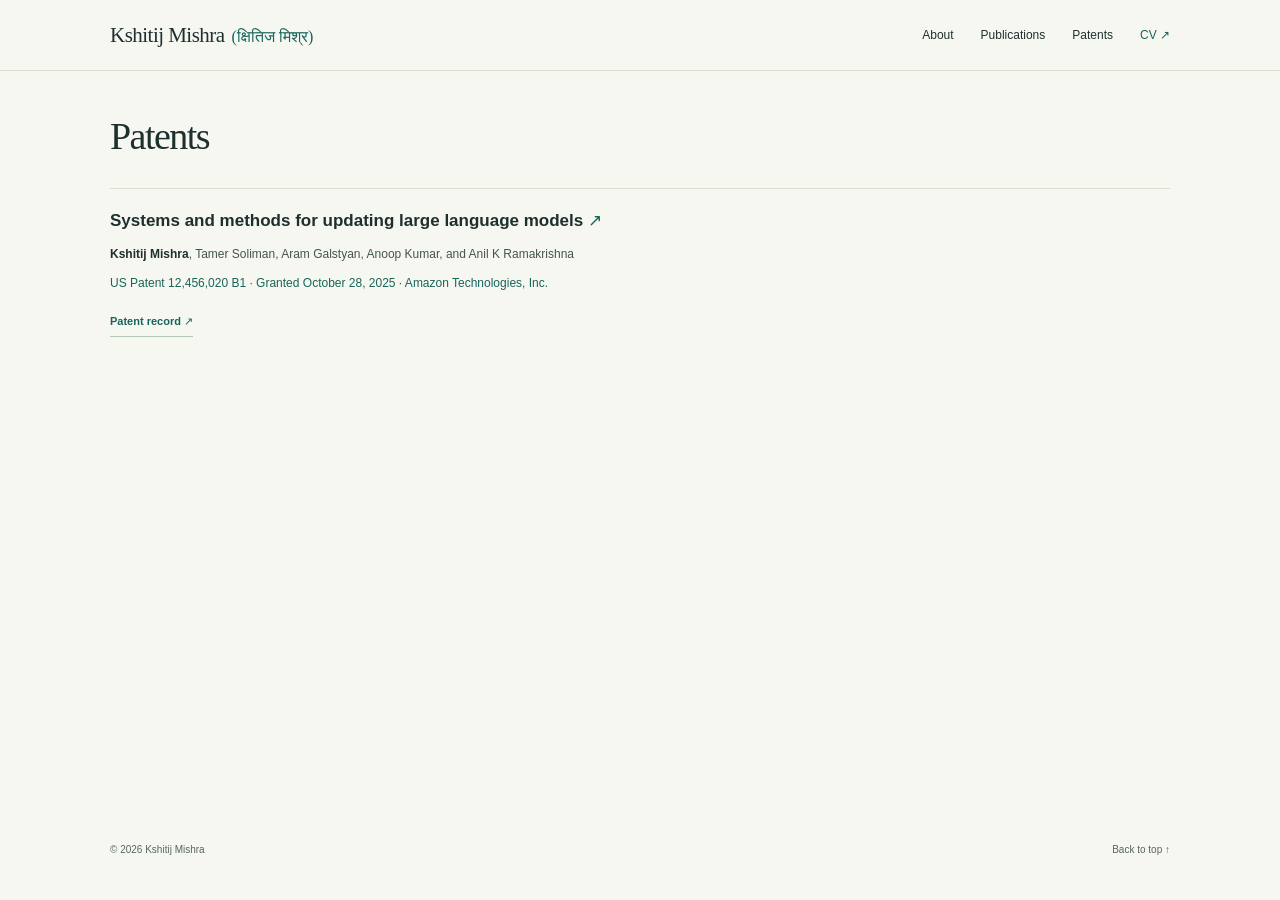
<file: patents.html>
<!doctype html>
<html lang="en">
<head>
  <meta charset="utf-8">
  <meta name="viewport" content="width=device-width, initial-scale=1">
  <meta name="theme-color" content="#f7f7f2">
  <title>Patents · Kshitij Mishra</title>
  <meta name="description" content="Patents by Kshitij Mishra, with inventor credits and links to patent records.">
  <link rel="canonical" href="https://mishrakshitij.github.io/patents.html">
  <meta property="og:type" content="website">
  <meta property="og:title" content="Patents · Kshitij Mishra">
  <meta property="og:description" content="Patents by Kshitij Mishra, with inventor credits and links to patent records.">
  <meta property="og:url" content="https://mishrakshitij.github.io/patents.html">
  <meta property="og:image" content="https://mishrakshitij.github.io/assets/kshitij-mishra.png">
  <meta property="og:image:alt" content="Portrait of Kshitij Mishra">
  <meta name="twitter:card" content="summary_large_image">
  <link rel="icon" type="image/svg+xml" href="favicon.svg">
  <link rel="stylesheet" href="styles.css?v=20260912-bio">
  <script src="research-themes.js?v=20260912-layout" defer></script>
  <script src="script.js?v=20260912-layout" defer></script>
</head>
<body>
  <a class="skip-link" href="#main">Skip to content</a>
  <header class="site-header">
    <div class="container header-inner">
      <a class="wordmark" href="index.html#about" aria-label="Kshitij Mishra home"><span>Kshitij Mishra</span> <span class="wordmark-devanagari" lang="hi">(क्षितिज मिश्र)</span></a>
      <button class="menu-toggle" type="button" aria-expanded="false" aria-controls="site-nav">Menu <span aria-hidden="true">☰</span></button>
      <nav id="site-nav" aria-label="Main navigation">
        <a href="index.html#about">About</a><a href="publications.html?v=20260924-neurips">Publications</a><a href="patents.html?v=20260912-navigation" aria-current="page">Patents</a><a href="assets/Kshitij_Mishra_CV.pdf?v=20260924-probe" target="_blank" rel="noopener" aria-label="CV PDF opens in a new tab">CV <span aria-hidden="true">↗</span></a>
      </nav>
    </div>
  </header>
  <main id="main" class="patents-page container">
    <h1>Patents</h1>
    <article class="patent-entry" aria-labelledby="patent-title">
      <h2 id="patent-title"><a href="https://patents.google.com/patent/US12456020B1/en">Systems and methods for updating large language models <span aria-hidden="true">↗</span></a></h2>
      <p class="patent-inventors"><strong>Kshitij Mishra</strong>, Tamer Soliman, Aram Galstyan, Anoop Kumar, and Anil K Ramakrishna</p>
      <p class="patent-meta">US Patent 12,456,020 B1 · Granted <time datetime="2025-10-28">October 28, 2025</time> · Amazon Technologies, Inc.</p>
      <a class="text-link" href="https://patents.google.com/patent/US12456020B1/en">Patent record ↗</a>
    </article>
  </main>
  <footer class="container site-footer"><p>© <span id="year">2026</span> Kshitij Mishra</p><p>Learn. Reason. Remain reliable.</p><a href="#main">Back to top ↑</a></footer>
</body>
</html>
</file>
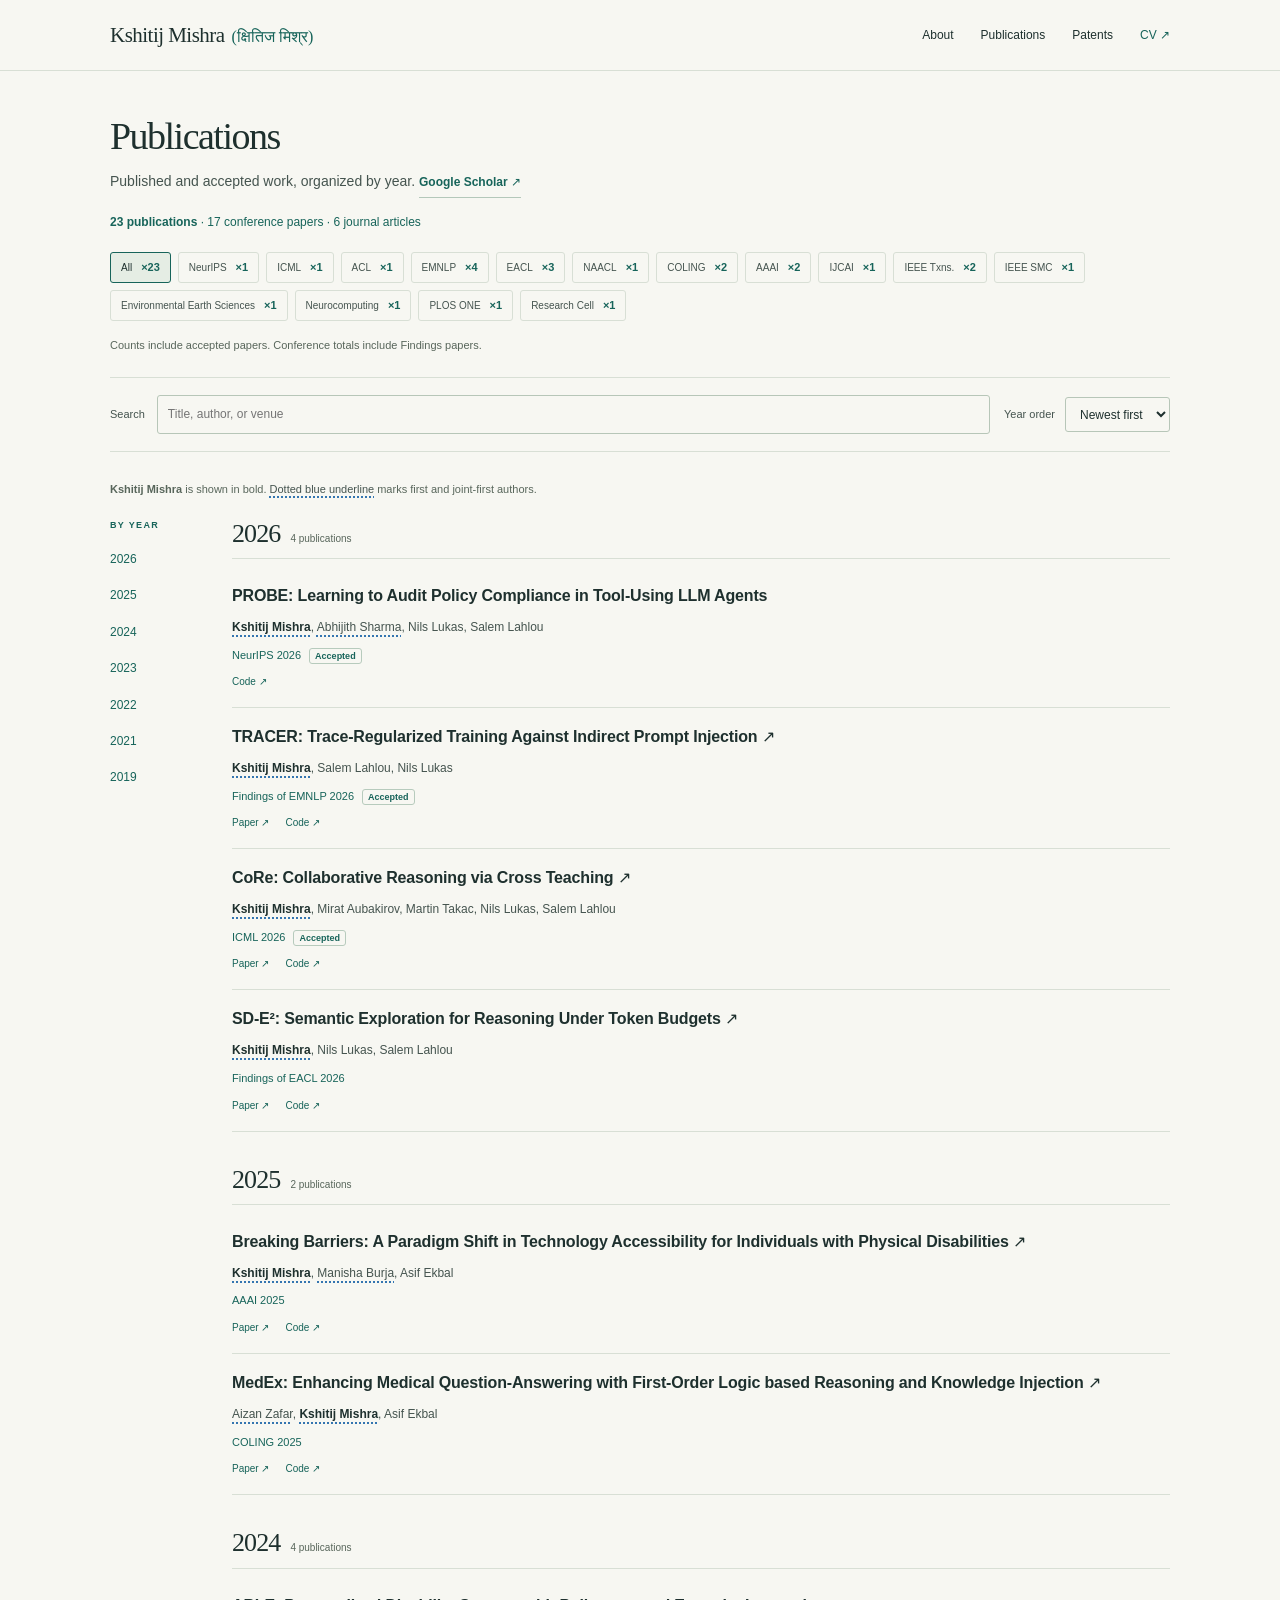
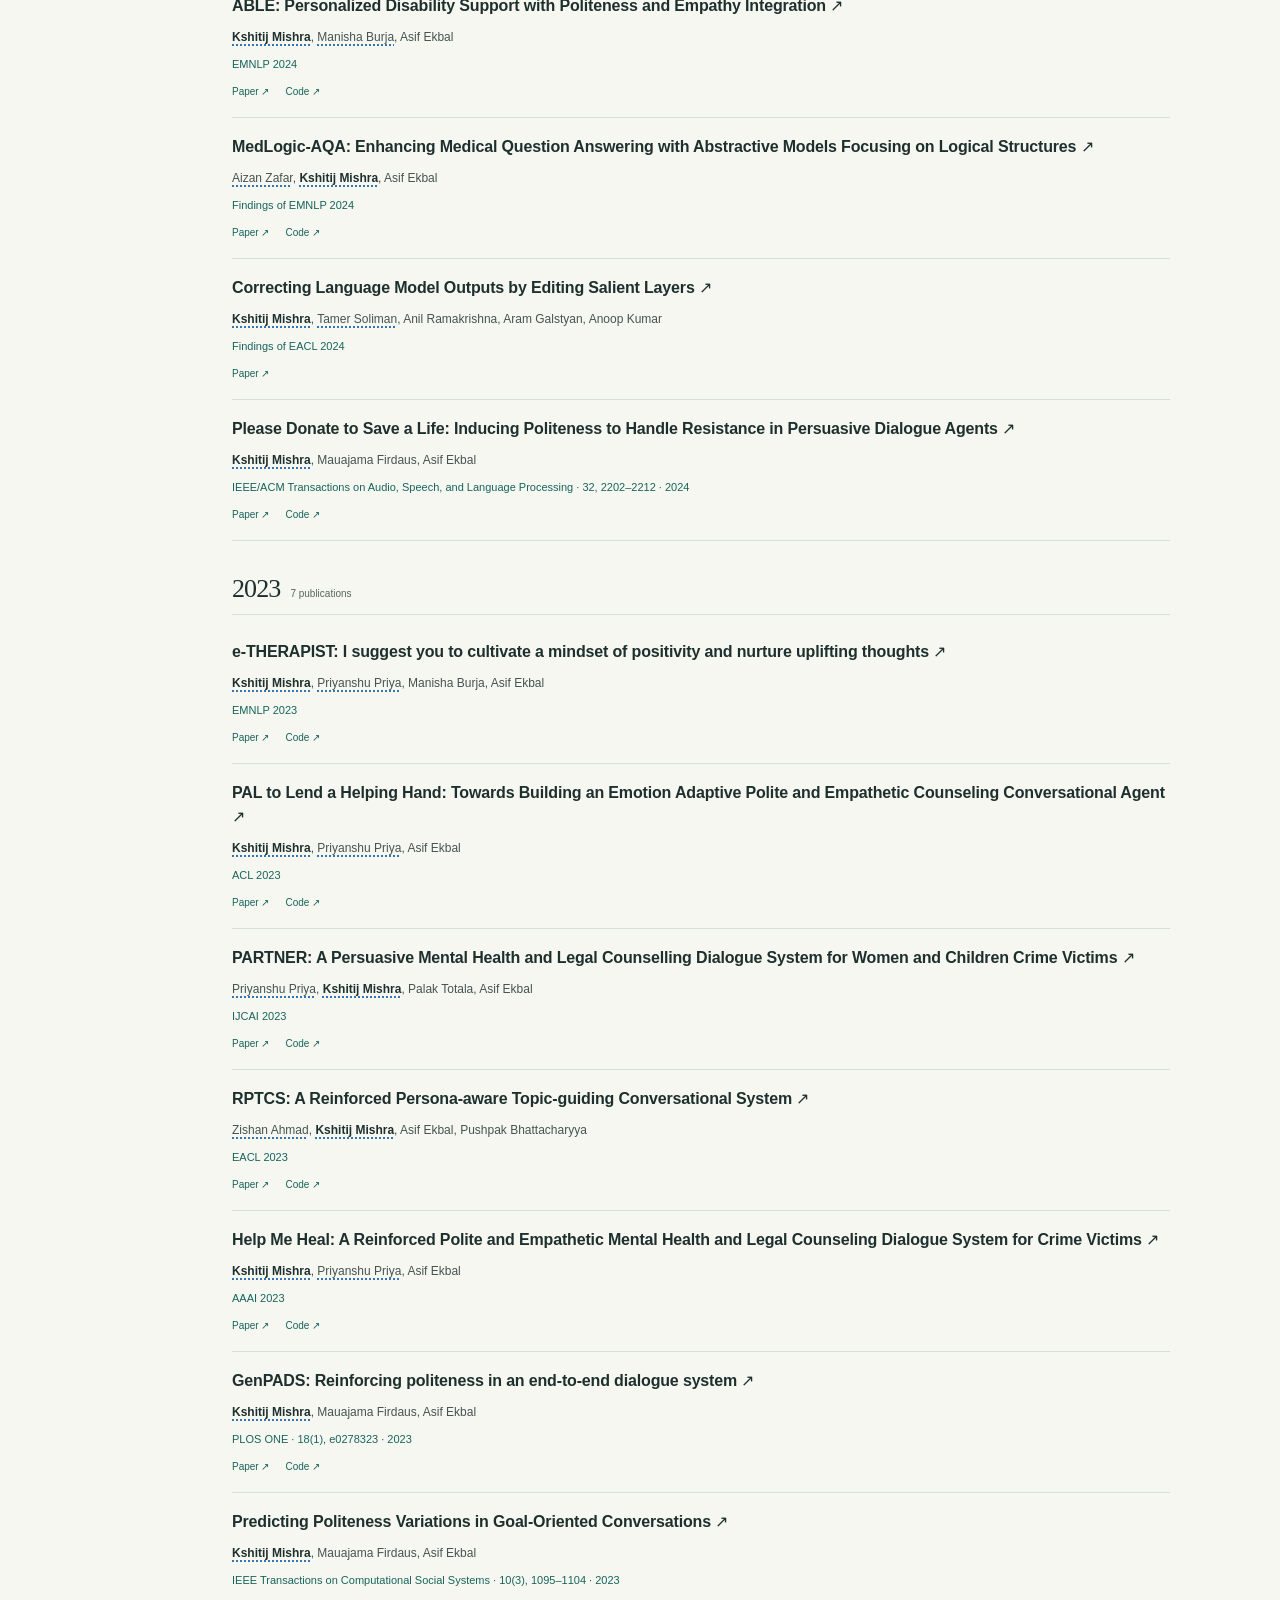
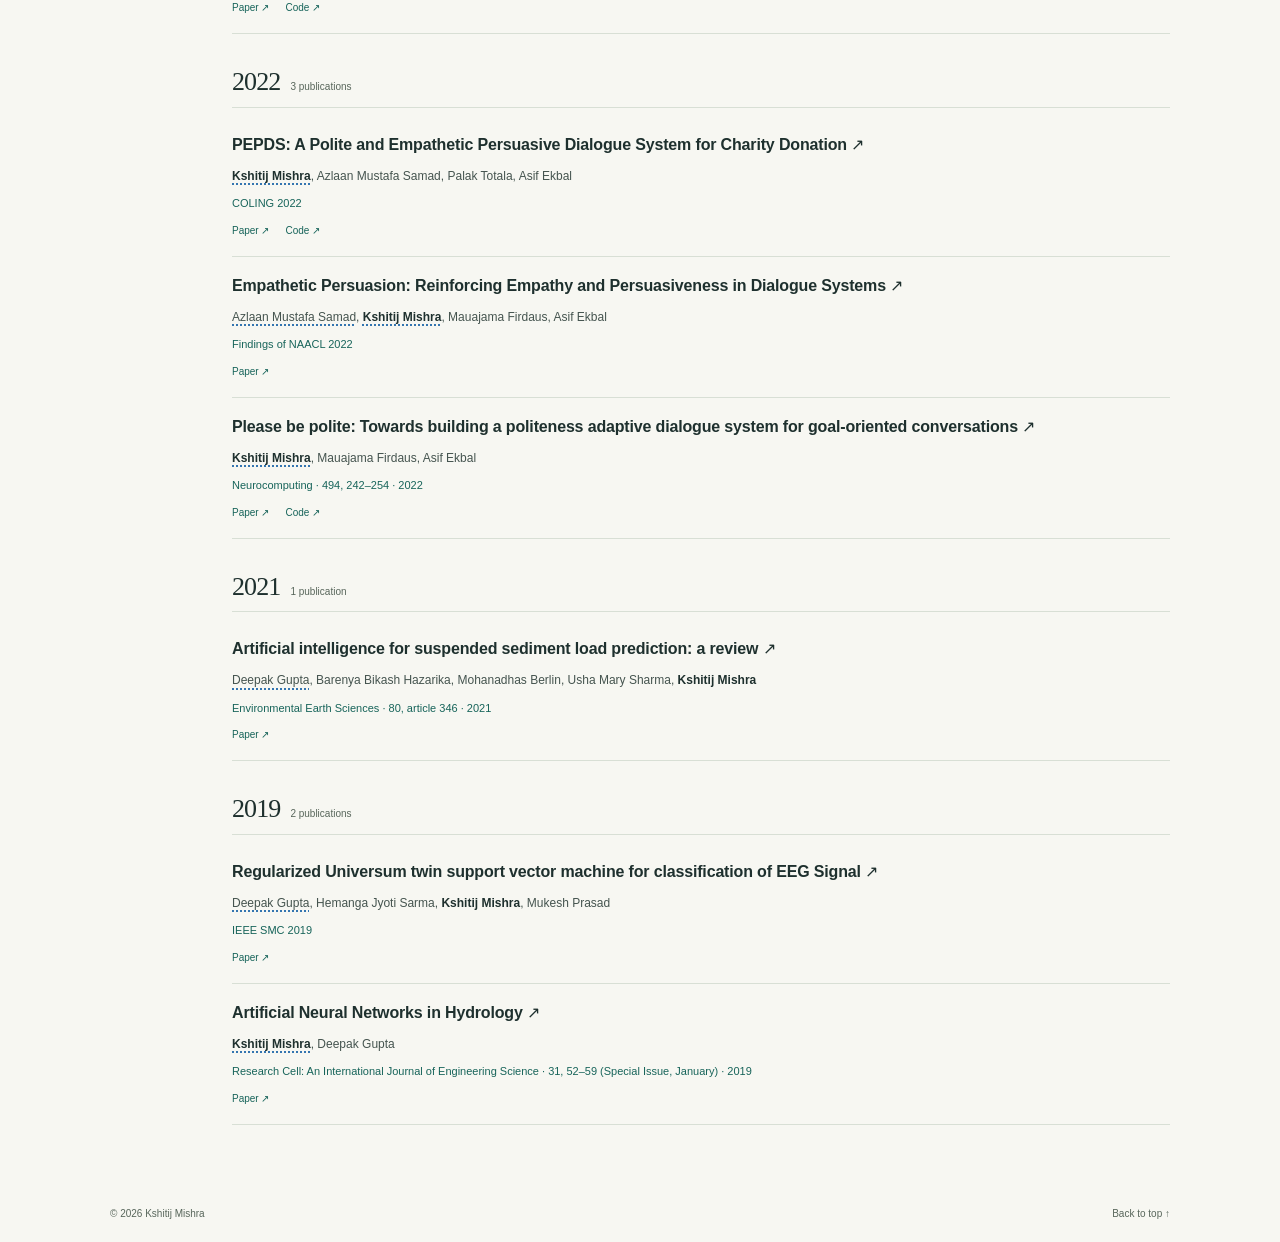
<file: publications.html>
<!doctype html>
<html lang="en">
<head>
  <meta charset="utf-8">
  <meta name="viewport" content="width=device-width, initial-scale=1">
  <meta name="theme-color" content="#f7f7f2">
  <title>Publications · Kshitij Mishra</title>
  <meta name="description" content="Published and accepted research by Kshitij Mishra, grouped by year, with venue counts and first-author contribution markers.">
  <link rel="canonical" href="https://mishrakshitij.github.io/publications.html">
  <meta property="og:type" content="website">
  <meta property="og:title" content="Publications · Kshitij Mishra">
  <meta property="og:description" content="Research on AI agents that learn through interaction, reason strategically, and remain reliable as they adapt.">
  <meta property="og:url" content="https://mishrakshitij.github.io/publications.html">
  <meta property="og:image" content="https://mishrakshitij.github.io/assets/kshitij-mishra.png">
  <meta property="og:image:alt" content="Portrait of Kshitij Mishra">
  <meta name="twitter:card" content="summary_large_image">
  <link rel="icon" type="image/svg+xml" href="favicon.svg">
  <link rel="stylesheet" href="styles.css?v=20260912-bio">
  <script src="research-themes.js?v=20260912-layout" defer></script>
  <script src="script.js?v=20260912-layout" defer></script>
  <script src="publications.js" defer></script>
</head>
<body>
  <a class="skip-link" href="#main">Skip to content</a>
  <header class="site-header">
    <div class="container header-inner">
      <a class="wordmark" href="index.html#about" aria-label="Kshitij Mishra home"><span>Kshitij Mishra</span> <span class="wordmark-devanagari" lang="hi">(क्षितिज मिश्र)</span></a>
      <button class="menu-toggle" type="button" aria-expanded="false" aria-controls="site-nav">Menu <span aria-hidden="true">☰</span></button>
      <nav id="site-nav" aria-label="Main navigation">
        <a href="index.html#about">About</a><a href="publications.html?v=20260924-neurips" aria-current="page">Publications</a><a href="patents.html?v=20260912-navigation">Patents</a><a href="assets/Kshitij_Mishra_CV.pdf?v=20260924-probe" target="_blank" rel="noopener" aria-label="CV PDF opens in a new tab">CV <span aria-hidden="true">↗</span></a>
      </nav>
    </div>
  </header>
  <main id="main" class="publications-page container">
    <h1>Publications</h1>
    <p class="archive-intro">Published and accepted work, organized by year. <a class="text-link" href="https://scholar.google.com/citations?user=jfTVBUQAAAAJ">Google Scholar ↗</a></p>
    <p class="archive-totals"><strong>23 publications</strong> · 17 conference papers · 6 journal articles</p>
    <div class="venue-summary" role="group" aria-label="Publication counts and venue filters"><button class="venue-count" type="button" data-venue-filter="all" aria-pressed="true">All <strong>×23</strong></button><button class="venue-count" type="button" data-venue-filter="NeurIPS" aria-pressed="false">NeurIPS <strong>×1</strong></button><button class="venue-count" type="button" data-venue-filter="ICML" aria-pressed="false">ICML <strong>×1</strong></button><button class="venue-count" type="button" data-venue-filter="ACL" aria-pressed="false">ACL <strong>×1</strong></button><button class="venue-count" type="button" data-venue-filter="EMNLP" aria-pressed="false">EMNLP <strong>×4</strong></button><button class="venue-count" type="button" data-venue-filter="EACL" aria-pressed="false">EACL <strong>×3</strong></button><button class="venue-count" type="button" data-venue-filter="NAACL" aria-pressed="false">NAACL <strong>×1</strong></button><button class="venue-count" type="button" data-venue-filter="COLING" aria-pressed="false">COLING <strong>×2</strong></button><button class="venue-count" type="button" data-venue-filter="AAAI" aria-pressed="false">AAAI <strong>×2</strong></button><button class="venue-count" type="button" data-venue-filter="IJCAI" aria-pressed="false">IJCAI <strong>×1</strong></button><button class="venue-count" type="button" data-venue-filter="IEEE Txns." aria-pressed="false">IEEE Txns. <strong>×2</strong></button><button class="venue-count" type="button" data-venue-filter="IEEE SMC" aria-pressed="false">IEEE SMC <strong>×1</strong></button><button class="venue-count" type="button" data-venue-filter="Environmental Earth Sciences" aria-pressed="false">Environmental Earth Sciences <strong>×1</strong></button><button class="venue-count" type="button" data-venue-filter="Neurocomputing" aria-pressed="false">Neurocomputing <strong>×1</strong></button><button class="venue-count" type="button" data-venue-filter="PLOS ONE" aria-pressed="false">PLOS ONE <strong>×1</strong></button><button class="venue-count" type="button" data-venue-filter="Research Cell" aria-pressed="false">Research Cell <strong>×1</strong></button></div>
    <p class="publication-note">Counts include accepted papers. Conference totals include Findings papers.</p>
    <div class="archive-controls"><label class="archive-search" for="publication-search">Search <input id="publication-search" type="search" placeholder="Title, author, or venue" autocomplete="off"></label><label class="archive-sort" for="publication-sort">Year order <select id="publication-sort"><option value="desc">Newest first</option><option value="asc">Oldest first</option></select></label></div>
    <p class="archive-legend"><strong>Kshitij Mishra</strong> is shown in bold. <span class="first-author">Dotted blue underline</span> marks first and joint-first authors.</p>
    <p id="publication-status" class="sr-only" aria-live="polite">Showing 23 publications.</p>
    <div class="archive-layout"><nav class="year-nav" aria-label="Publication years"><span class="eyebrow">By year</span><a href="#year-2026">2026</a><a href="#year-2025">2025</a><a href="#year-2024">2024</a><a href="#year-2023">2023</a><a href="#year-2022">2022</a><a href="#year-2021">2021</a><a href="#year-2019">2019</a></nav><div id="publication-years"><section class="year-group" id="year-2026" data-year="2026" aria-labelledby="heading-2026"><h2 id="heading-2026">2026<span>4 publications</span></h2><article class="archive-publication" id="probe" data-venue="NeurIPS" data-year="2026">
      <h3>PROBE: Learning to Audit Policy Compliance in Tool-Using LLM Agents</h3><p class="archive-authors"><strong class="self-author first-author">Kshitij Mishra</strong>, <span class="first-author">Abhijith Sharma</span>, <span class="">Nils Lukas</span>, <span class="">Salem Lahlou</span></p><p class="archive-venue">NeurIPS 2026<span class="accepted-label">Accepted</span></p><div class="archive-links"><a href="https://github.com/Mishrakshitij/PROBE">Code ↗</a></div>
    </article>
<article class="archive-publication" id="tracer" data-venue="EMNLP" data-year="2026">
      <h3><a href="https://arxiv.org/abs/2610.19133">TRACER: Trace-Regularized Training Against Indirect Prompt Injection <span aria-hidden="true">↗</span></a></h3><p class="archive-authors"><strong class="self-author first-author">Kshitij Mishra</strong>, <span class="">Salem Lahlou</span>, <span class="">Nils Lukas</span></p><p class="archive-venue">Findings of EMNLP 2026<span class="accepted-label">Accepted</span></p><div class="archive-links"><a href="https://arxiv.org/abs/2610.19133">Paper ↗</a><a href="https://github.com/Mishrakshitij/TRACER">Code ↗</a></div>
    </article>
<article class="archive-publication" id="core" data-venue="ICML" data-year="2026">
      <h3><a href="https://arxiv.org/abs/2601.21600">CoRe: Collaborative Reasoning via Cross Teaching <span aria-hidden="true">↗</span></a></h3><p class="archive-authors"><strong class="self-author first-author">Kshitij Mishra</strong>, <span class="">Mirat Aubakirov</span>, <span class="">Martin Takac</span>, <span class="">Nils Lukas</span>, <span class="">Salem Lahlou</span></p><p class="archive-venue">ICML 2026<span class="accepted-label">Accepted</span></p><div class="archive-links"><a href="https://arxiv.org/abs/2601.21600">Paper ↗</a><a href="https://github.com/Mishrakshitij/CoRe">Code ↗</a></div>
    </article>
<article class="archive-publication" id="sd-e2" data-venue="EACL" data-year="2026">
      <h3><a href="https://aclanthology.org/2026.findings-eacl.323/">SD-E²: Semantic Exploration for Reasoning Under Token Budgets <span aria-hidden="true">↗</span></a></h3><p class="archive-authors"><strong class="self-author first-author">Kshitij Mishra</strong>, <span class="">Nils Lukas</span>, <span class="">Salem Lahlou</span></p><p class="archive-venue">Findings of EACL 2026</p><div class="archive-links"><a href="https://aclanthology.org/2026.findings-eacl.323/">Paper ↗</a><a href="https://github.com/Mishrakshitij/SD-E2">Code ↗</a></div>
    </article></section><section class="year-group" id="year-2025" data-year="2025" aria-labelledby="heading-2025"><h2 id="heading-2025">2025<span>2 publications</span></h2><article class="archive-publication" id="breaking-barriers" data-venue="AAAI" data-year="2025">
      <h3><a href="https://ojs.aaai.org/index.php/AAAI/article/view/34670">Breaking Barriers: A Paradigm Shift in Technology Accessibility for Individuals with Physical Disabilities <span aria-hidden="true">↗</span></a></h3><p class="archive-authors"><strong class="self-author first-author">Kshitij Mishra</strong>, <span class="first-author">Manisha Burja</span>, <span class="">Asif Ekbal</span></p><p class="archive-venue">AAAI 2025</p><div class="archive-links"><a href="https://ojs.aaai.org/index.php/AAAI/article/view/34670">Paper ↗</a><a href="https://github.com/Mishrakshitij/EDiSS">Code ↗</a></div>
    </article>
<article class="archive-publication" id="medex" data-venue="COLING" data-year="2025">
      <h3><a href="https://aclanthology.org/2025.coling-main.649/">MedEx: Enhancing Medical Question-Answering with First-Order Logic based Reasoning and Knowledge Injection <span aria-hidden="true">↗</span></a></h3><p class="archive-authors"><span class="first-author">Aizan Zafar</span>, <strong class="self-author first-author">Kshitij Mishra</strong>, <span class="">Asif Ekbal</span></p><p class="archive-venue">COLING 2025</p><div class="archive-links"><a href="https://aclanthology.org/2025.coling-main.649/">Paper ↗</a><a href="https://github.com/aizanzafar/MedEx">Code ↗</a></div>
    </article></section><section class="year-group" id="year-2024" data-year="2024" aria-labelledby="heading-2024"><h2 id="heading-2024">2024<span>4 publications</span></h2><article class="archive-publication" id="able" data-venue="EMNLP" data-year="2024">
      <h3><a href="https://aclanthology.org/2024.emnlp-main.1252/">ABLE: Personalized Disability Support with Politeness and Empathy Integration <span aria-hidden="true">↗</span></a></h3><p class="archive-authors"><strong class="self-author first-author">Kshitij Mishra</strong>, <span class="first-author">Manisha Burja</span>, <span class="">Asif Ekbal</span></p><p class="archive-venue">EMNLP 2024</p><div class="archive-links"><a href="https://aclanthology.org/2024.emnlp-main.1252/">Paper ↗</a><a href="https://github.com/Mishrakshitij/ABLE">Code ↗</a></div>
    </article>
<article class="archive-publication" id="medlogic-aqa" data-venue="EMNLP" data-year="2024">
      <h3><a href="https://aclanthology.org/2024.findings-emnlp.981/">MedLogic-AQA: Enhancing Medical Question Answering with Abstractive Models Focusing on Logical Structures <span aria-hidden="true">↗</span></a></h3><p class="archive-authors"><span class="first-author">Aizan Zafar</span>, <strong class="self-author first-author">Kshitij Mishra</strong>, <span class="">Asif Ekbal</span></p><p class="archive-venue">Findings of EMNLP 2024</p><div class="archive-links"><a href="https://aclanthology.org/2024.findings-emnlp.981/">Paper ↗</a><a href="https://github.com/aizanzafar/MedLogicAQA">Code ↗</a></div>
    </article>
<article class="archive-publication" id="salem" data-venue="EACL" data-year="2024">
      <h3><a href="https://aclanthology.org/2024.findings-eacl.86/">Correcting Language Model Outputs by Editing Salient Layers <span aria-hidden="true">↗</span></a></h3><p class="archive-authors"><strong class="self-author first-author">Kshitij Mishra</strong>, <span class="first-author">Tamer Soliman</span>, <span class="">Anil Ramakrishna</span>, <span class="">Aram Galstyan</span>, <span class="">Anoop Kumar</span></p><p class="archive-venue">Findings of EACL 2024</p><div class="archive-links"><a href="https://aclanthology.org/2024.findings-eacl.86/">Paper ↗</a></div>
    </article>
<article class="archive-publication" id="please-donate" data-venue="IEEE Txns." data-year="2024">
      <h3><a href="https://ieeexplore.ieee.org/document/10439244">Please Donate to Save a Life: Inducing Politeness to Handle Resistance in Persuasive Dialogue Agents <span aria-hidden="true">↗</span></a></h3><p class="archive-authors"><strong class="self-author first-author">Kshitij Mishra</strong>, <span class="">Mauajama Firdaus</span>, <span class="">Asif Ekbal</span></p><p class="archive-venue">IEEE/ACM Transactions on Audio, Speech, and Language Processing · 32, 2202–2212 · 2024</p><div class="archive-links"><a href="https://ieeexplore.ieee.org/document/10439244">Paper ↗</a><a href="https://github.com/Mishrakshitij/Re-Po-PDS">Code ↗</a></div>
    </article></section><section class="year-group" id="year-2023" data-year="2023" aria-labelledby="heading-2023"><h2 id="heading-2023">2023<span>7 publications</span></h2><article class="archive-publication" id="e-therapist" data-venue="EMNLP" data-year="2023">
      <h3><a href="https://aclanthology.org/2023.emnlp-main.861/">e-THERAPIST: I suggest you to cultivate a mindset of positivity and nurture uplifting thoughts <span aria-hidden="true">↗</span></a></h3><p class="archive-authors"><strong class="self-author first-author">Kshitij Mishra</strong>, <span class="first-author">Priyanshu Priya</span>, <span class="">Manisha Burja</span>, <span class="">Asif Ekbal</span></p><p class="archive-venue">EMNLP 2023</p><div class="archive-links"><a href="https://aclanthology.org/2023.emnlp-main.861/">Paper ↗</a><a href="https://github.com/Mishrakshitij/e-THERAPIST">Code ↗</a></div>
    </article>
<article class="archive-publication" id="pal" data-venue="ACL" data-year="2023">
      <h3><a href="https://aclanthology.org/2023.acl-long.685/">PAL to Lend a Helping Hand: Towards Building an Emotion Adaptive Polite and Empathetic Counseling Conversational Agent <span aria-hidden="true">↗</span></a></h3><p class="archive-authors"><strong class="self-author first-author">Kshitij Mishra</strong>, <span class="first-author">Priyanshu Priya</span>, <span class="">Asif Ekbal</span></p><p class="archive-venue">ACL 2023</p><div class="archive-links"><a href="https://aclanthology.org/2023.acl-long.685/">Paper ↗</a><a href="https://github.com/Mishrakshitij/PAL">Code ↗</a></div>
    </article>
<article class="archive-publication" id="partner" data-venue="IJCAI" data-year="2023">
      <h3><a href="https://www.ijcai.org/proceedings/2023/686">PARTNER: A Persuasive Mental Health and Legal Counselling Dialogue System for Women and Children Crime Victims <span aria-hidden="true">↗</span></a></h3><p class="archive-authors"><span class="first-author">Priyanshu Priya</span>, <strong class="self-author first-author">Kshitij Mishra</strong>, <span class="">Palak Totala</span>, <span class="">Asif Ekbal</span></p><p class="archive-venue">IJCAI 2023</p><div class="archive-links"><a href="https://www.ijcai.org/proceedings/2023/686">Paper ↗</a><a href="https://github.com/priyanshu-profile/PARTNER">Code ↗</a></div>
    </article>
<article class="archive-publication" id="rptcs" data-venue="EACL" data-year="2023">
      <h3><a href="https://aclanthology.org/2023.eacl-main.253/">RPTCS: A Reinforced Persona-aware Topic-guiding Conversational System <span aria-hidden="true">↗</span></a></h3><p class="archive-authors"><span class="first-author">Zishan Ahmad</span>, <strong class="self-author first-author">Kshitij Mishra</strong>, <span class="">Asif Ekbal</span>, <span class="">Pushpak Bhattacharyya</span></p><p class="archive-venue">EACL 2023</p><div class="archive-links"><a href="https://aclanthology.org/2023.eacl-main.253/">Paper ↗</a><a href="https://github.com/zishan-ahmad-nlp/persona-topic-shift">Code ↗</a></div>
    </article>
<article class="archive-publication" id="help-me-heal" data-venue="AAAI" data-year="2023">
      <h3><a href="https://ojs.aaai.org/index.php/AAAI/article/view/26685">Help Me Heal: A Reinforced Polite and Empathetic Mental Health and Legal Counseling Dialogue System for Crime Victims <span aria-hidden="true">↗</span></a></h3><p class="archive-authors"><strong class="self-author first-author">Kshitij Mishra</strong>, <span class="first-author">Priyanshu Priya</span>, <span class="">Asif Ekbal</span></p><p class="archive-venue">AAAI 2023</p><div class="archive-links"><a href="https://ojs.aaai.org/index.php/AAAI/article/view/26685">Paper ↗</a><a href="https://github.com/Mishrakshitij/Po-Em-MHLCDS">Code ↗</a></div>
    </article>
<article class="archive-publication" id="genpads" data-venue="PLOS ONE" data-year="2023">
      <h3><a href="https://journals.plos.org/plosone/article?id=10.1371/journal.pone.0278323">GenPADS: Reinforcing politeness in an end-to-end dialogue system <span aria-hidden="true">↗</span></a></h3><p class="archive-authors"><strong class="self-author first-author">Kshitij Mishra</strong>, <span class="">Mauajama Firdaus</span>, <span class="">Asif Ekbal</span></p><p class="archive-venue">PLOS ONE · 18(1), e0278323 · 2023</p><div class="archive-links"><a href="https://journals.plos.org/plosone/article?id=10.1371/journal.pone.0278323">Paper ↗</a><a href="https://github.com/Mishrakshitij/GenPADS">Code ↗</a></div>
    </article>
<article class="archive-publication" id="predicting-politeness" data-venue="IEEE Txns." data-year="2023">
      <h3><a href="https://ieeexplore.ieee.org/document/9737677">Predicting Politeness Variations in Goal-Oriented Conversations <span aria-hidden="true">↗</span></a></h3><p class="archive-authors"><strong class="self-author first-author">Kshitij Mishra</strong>, <span class="">Mauajama Firdaus</span>, <span class="">Asif Ekbal</span></p><p class="archive-venue">IEEE Transactions on Computational Social Systems · 10(3), 1095–1104 · 2023</p><div class="archive-links"><a href="https://ieeexplore.ieee.org/document/9737677">Paper ↗</a><a href="https://github.com/Mishrakshitij/PACD">Code ↗</a></div>
    </article></section><section class="year-group" id="year-2022" data-year="2022" aria-labelledby="heading-2022"><h2 id="heading-2022">2022<span>3 publications</span></h2><article class="archive-publication" id="pepds" data-venue="COLING" data-year="2022">
      <h3><a href="https://aclanthology.org/2022.coling-1.34/">PEPDS: A Polite and Empathetic Persuasive Dialogue System for Charity Donation <span aria-hidden="true">↗</span></a></h3><p class="archive-authors"><strong class="self-author first-author">Kshitij Mishra</strong>, <span class="">Azlaan Mustafa Samad</span>, <span class="">Palak Totala</span>, <span class="">Asif Ekbal</span></p><p class="archive-venue">COLING 2022</p><div class="archive-links"><a href="https://aclanthology.org/2022.coling-1.34/">Paper ↗</a><a href="https://github.com/Mishrakshitij/PEPDS">Code ↗</a></div>
    </article>
<article class="archive-publication" id="empathetic-persuasion" data-venue="NAACL" data-year="2022">
      <h3><a href="https://aclanthology.org/2022.findings-naacl.63/">Empathetic Persuasion: Reinforcing Empathy and Persuasiveness in Dialogue Systems <span aria-hidden="true">↗</span></a></h3><p class="archive-authors"><span class="first-author">Azlaan Mustafa Samad</span>, <strong class="self-author first-author">Kshitij Mishra</strong>, <span class="">Mauajama Firdaus</span>, <span class="">Asif Ekbal</span></p><p class="archive-venue">Findings of NAACL 2022</p><div class="archive-links"><a href="https://aclanthology.org/2022.findings-naacl.63/">Paper ↗</a></div>
    </article>
<article class="archive-publication" id="please-be-polite" data-venue="Neurocomputing" data-year="2022">
      <h3><a href="https://www.sciencedirect.com/science/article/pii/S0925231222003952">Please be polite: Towards building a politeness adaptive dialogue system for goal-oriented conversations <span aria-hidden="true">↗</span></a></h3><p class="archive-authors"><strong class="self-author first-author">Kshitij Mishra</strong>, <span class="">Mauajama Firdaus</span>, <span class="">Asif Ekbal</span></p><p class="archive-venue">Neurocomputing · 494, 242–254 · 2022</p><div class="archive-links"><a href="https://www.sciencedirect.com/science/article/pii/S0925231222003952">Paper ↗</a><a href="https://github.com/Mishrakshitij/PADS">Code ↗</a></div>
    </article></section><section class="year-group" id="year-2021" data-year="2021" aria-labelledby="heading-2021"><h2 id="heading-2021">2021<span>1 publication</span></h2><article class="archive-publication" id="suspended-sediment" data-venue="Environmental Earth Sciences" data-year="2021">
      <h3><a href="https://link.springer.com/article/10.1007/s12665-021-09625-3">Artificial intelligence for suspended sediment load prediction: a review <span aria-hidden="true">↗</span></a></h3><p class="archive-authors"><span class="first-author">Deepak Gupta</span>, <span class="">Barenya Bikash Hazarika</span>, <span class="">Mohanadhas Berlin</span>, <span class="">Usha Mary Sharma</span>, <strong class="self-author">Kshitij Mishra</strong></p><p class="archive-venue">Environmental Earth Sciences · 80, article 346 · 2021</p><div class="archive-links"><a href="https://link.springer.com/article/10.1007/s12665-021-09625-3">Paper ↗</a></div>
    </article></section><section class="year-group" id="year-2019" data-year="2019" aria-labelledby="heading-2019"><h2 id="heading-2019">2019<span>2 publications</span></h2><article class="archive-publication" id="universum-eeg" data-venue="IEEE SMC" data-year="2019">
      <h3><a href="https://ieeexplore.ieee.org/document/8913897">Regularized Universum twin support vector machine for classification of EEG Signal <span aria-hidden="true">↗</span></a></h3><p class="archive-authors"><span class="first-author">Deepak Gupta</span>, <span class="">Hemanga Jyoti Sarma</span>, <strong class="self-author">Kshitij Mishra</strong>, <span class="">Mukesh Prasad</span></p><p class="archive-venue">IEEE SMC 2019</p><div class="archive-links"><a href="https://ieeexplore.ieee.org/document/8913897">Paper ↗</a></div>
    </article>
<article class="archive-publication" id="neural-networks-hydrology" data-venue="Research Cell" data-year="2019">
      <h3><a href="https://ijoes.vidyapublications.com/paper/Vol31/9-Vol31.pdf">Artificial Neural Networks in Hydrology <span aria-hidden="true">↗</span></a></h3><p class="archive-authors"><strong class="self-author first-author">Kshitij Mishra</strong>, <span class="">Deepak Gupta</span></p><p class="archive-venue">Research Cell: An International Journal of Engineering Science · 31, 52–59 (Special Issue, January) · 2019</p><div class="archive-links"><a href="https://ijoes.vidyapublications.com/paper/Vol31/9-Vol31.pdf">Paper ↗</a></div>
    </article></section><p class="archive-empty" id="publication-empty" hidden>No publications match this search. Try another term or select All.</p></div></div>
  </main>
  <footer class="container site-footer"><p>© <span id="year">2026</span> Kshitij Mishra</p><p>Learn. Reason. Remain reliable.</p><a href="#main">Back to top ↑</a></footer>
</body>
</html>
</file>
<file: styles.css>
:root{--paper:#f7f7f2;--ink:#1e302e;--text:#45544f;--muted:#58665b;--teal:#17645a;--sage:#e9eee6;--line:#d8dfd5;--gold:#886024;--serif:Georgia,'Times New Roman',serif;--sans:Inter,-apple-system,BlinkMacSystemFont,'Segoe UI',sans-serif}
*{box-sizing:border-box}html{scroll-behavior:smooth;scroll-padding-top:90px}body{margin:0;background:var(--paper);color:var(--ink);font-family:var(--sans);font-size:16px;line-height:1.7;-webkit-font-smoothing:antialiased}::selection{background:#d4e3d7}a{color:inherit;text-decoration:none}button{font:inherit}button,a{-webkit-tap-highlight-color:transparent}a:focus-visible,button:focus-visible{outline:3px solid var(--teal);outline-offset:5px}button{cursor:pointer}img{display:block;max-width:100%}h1,h2,h3,p{margin-top:0}h1,h2{font-family:var(--serif);font-weight:400;letter-spacing:-.055em}h2{font-size:clamp(34px,4vw,51px);line-height:1.13;margin-bottom:20px}h3{font-weight:550}p{margin-bottom:18px}button:disabled{cursor:default}.container{max-width:1160px;margin:0 auto;padding-left:30px;padding-right:30px}.section{padding-top:110px;padding-bottom:110px}.eyebrow,.section-label{text-transform:uppercase;font-size:11px;letter-spacing:.15em;font-weight:600;color:var(--teal)}.section-label{margin-bottom:26px}.lead{font-size:20px;line-height:1.7}.text-link{font-size:14px;font-weight:550;color:var(--teal);display:inline-block;padding-bottom:5px;border-bottom:1px solid #b4c8ba}.text-link:hover{border-bottom-color:var(--teal)}.text-link span{margin-left:12px}.section-heading{display:flex;align-items:flex-end;justify-content:space-between;gap:60px;margin-bottom:42px}.section-heading h2{margin-bottom:0}.section-intro{max-width:390px;font-size:16px;color:var(--text);margin-bottom:2px}.skip-link{position:fixed;top:-80px;left:20px;background:var(--ink);color:white;padding:10px 18px;z-index:100}.skip-link:focus{top:12px}.sr-only{position:absolute;width:1px;height:1px;overflow:hidden;clip:rect(0,0,0,0);white-space:nowrap}
.site-header{position:sticky;top:0;z-index:20;background:rgba(247,247,242,.96);border-bottom:1px solid var(--line);backdrop-filter:blur(12px)}.header-inner{height:86px;display:flex;align-items:center;justify-content:space-between}.wordmark{font-family:var(--serif);font-size:36px;letter-spacing:-.09em;line-height:1}.wordmark-dot{color:var(--teal)}#site-nav{display:flex;align-items:center;gap:32px;font-size:13px;font-weight:500}#site-nav a{transition:color .2s}#site-nav a:hover{color:var(--teal)}#site-nav a:last-child{color:var(--teal)}.menu-toggle{display:none}
.hero{display:grid;grid-template-columns:1.18fr 1fr;gap:90px;align-items:center;padding-top:74px;padding-bottom:66px}.hero-copy .eyebrow{font-size:10px;letter-spacing:.11em;display:flex;align-items:center;gap:8px;margin-bottom:28px}.status-dot{width:6px;height:6px;border-radius:50%;background:var(--teal);display:inline-block}.hero h1{font-size:clamp(74px,7.5vw,108px);line-height:.96;letter-spacing:-.065em;margin-bottom:28px}.hero h1 span{color:var(--teal)}.hero-statement{font-size:24px;line-height:1.4;letter-spacing:-.02em;margin-bottom:18px}.hero-description{font-size:15px;line-height:1.8;color:var(--text);max-width:440px;margin-bottom:26px}.hero-actions{display:flex;gap:10px;flex-wrap:wrap}.button{font-size:12px;font-weight:550;display:inline-flex;align-items:center;justify-content:center;gap:18px;padding:13px 18px;border:1px solid var(--ink);border-radius:3px;transition:background .2s,transform .2s}.button:hover{transform:translateY(-2px)}.primary{color:var(--paper);background:var(--ink)}.primary:hover{background:var(--teal)}.secondary{border-color:#c1cbbf}.secondary:hover{background:var(--sage)}.social-links{display:flex;gap:24px;margin-top:25px;font-size:12px;color:var(--text)}.social-links a:hover{color:var(--teal)}.portrait{margin:0;position:relative;padding-right:0}.portrait-image{overflow:hidden;border-radius:180px 180px 4px 4px;background:#e2e7dc;aspect-ratio:.805}.portrait img{height:100%;width:100%;object-fit:cover;object-position:center 38%}.portrait figcaption{display:flex;justify-content:space-between;font-size:10px;margin-top:14px;color:var(--muted)}.portrait-note{position:absolute;top:52%;right:-28px;writing-mode:vertical-rl;font-size:8px;letter-spacing:.19em;color:var(--muted)}.highlights{display:flex;align-items:center;gap:46px;padding-top:24px;padding-bottom:24px;border-top:1px solid var(--line);border-bottom:1px solid var(--line)}.highlights .eyebrow{color:var(--muted);font-size:10px}.highlights a{display:flex;align-items:center;gap:14px;font-size:12px}.highlights a strong{font-family:var(--serif);font-size:21px;font-weight:400}.highlights a span{color:var(--muted)}.highlights a:hover strong{color:var(--teal)}
.about-grid{display:grid;grid-template-columns:1fr 1.35fr;gap:100px}.about-body>p:not(.lead){color:var(--text);font-size:15px}.about-body .lead a{border-bottom:1px solid #b1c4b6}.about-body .text-link{margin-top:8px}.research-section{background:var(--sage);padding:90px 0}.cast-panel{display:grid;grid-template-columns:1.05fr 1fr;align-items:center;gap:48px;background:#f4f6ef;border:1px solid #d5dfd0;border-radius:6px;padding:30px 44px 30px 24px}.cast-map{position:relative;width:100%;aspect-ratio:500/440;min-width:0}.cast-lines{width:100%;height:100%;display:block}.map-orbit{fill:none;stroke:#d6dfd2;stroke-dasharray:3 8}.map-lines{fill:none;stroke:#bdcdbb;stroke-width:1}.map-flow{fill:none;stroke:var(--teal);stroke-width:1.8;stroke-dasharray:5 140;animation:flow 20s linear infinite;opacity:.6}.map-ring{fill:#f4f6ef;stroke:#d0decb;stroke-width:1}.map-center{fill:#fffef7;stroke:#bacbb7;stroke-width:1}.cast-center-title{font-family:var(--serif);font-size:31px;fill:var(--ink);letter-spacing:-1px}.cast-center-subtitle{font-family:var(--sans);font-size:8px;letter-spacing:3px;fill:#6b7a69}.cast-node{position:absolute;display:flex;align-items:center;gap:8px;border:1px solid #c9d6c3;background:#f9faf5;border-radius:40px;padding:7px 13px 7px 7px;color:var(--ink);font-size:11px;transform:translate(-50%,-50%);box-shadow:0 3px 10px #253d2206;transition:background .2s,color .2s,border .2s}.cast-node:hover,.cast-node.is-active{background:var(--ink);color:white;border-color:var(--ink)}.node-letter{display:inline-flex;align-items:center;justify-content:center;height:30px;width:30px;border-radius:50%;background:#e5ebdf;font-family:var(--serif);font-size:20px;color:var(--teal)}.cast-node.is-active .node-letter,.cast-node:hover .node-letter{background:#f3f4eb;color:var(--ink)}.node-c{left:50%;top:15.45%}.node-a{left:82%;top:50%}.node-s{left:50%;top:84.55%}.node-t{left:18%;top:50%}.map-caption{display:flex;justify-content:space-between;gap:10px;align-items:center;color:var(--muted);font-size:10px;padding:0 6px}.map-caption button{border:0;background:none;font-size:10px;color:var(--teal);padding:9px 0}.map-caption button span{margin-left:6px}.motion-paused .map-flow{animation-play-state:paused}.theme-detail{padding:16px 0}.theme-detail .eyebrow{font-size:10px;letter-spacing:.1em;margin-bottom:20px}.theme-detail h3{font-family:var(--serif);font-size:33px;font-weight:400;line-height:1.15;letter-spacing:-.035em;margin-bottom:20px}.theme-detail>p:not(.eyebrow){font-size:14px;color:var(--text);line-height:1.8}.theme-detail ul{list-style:none;margin:23px 0;padding:0;border-top:1px solid var(--line)}.theme-detail li{font-size:12px;padding:9px 0;border-bottom:1px solid var(--line)}.theme-detail li:before{content:'↗';color:var(--teal);margin-right:10px}.theme-detail .theme-connection{font-size:12px!important;margin-bottom:0;color:#647362!important}.research-directions{display:grid;grid-template-columns:1fr 1fr;gap:66px;margin-top:34px}.research-directions .eyebrow{font-size:10px;margin-bottom:9px}.research-directions p:last-child{font-size:14px;color:var(--text);margin-bottom:0}.nojs-themes{padding-top:30px;font-size:14px}@keyframes flow{to{stroke-dashoffset:-1160}}
.publication-filters{display:none;gap:8px;flex-wrap:wrap;margin-bottom:25px}.js .publication-filters{display:flex}.publication-filters button{border:1px solid var(--line);border-radius:30px;padding:8px 15px;font-size:11px;background:transparent;color:var(--text)}.publication-filters button.is-active{background:var(--ink);color:white;border-color:var(--ink)}.publication{display:grid;grid-template-columns:80px 1fr;gap:26px;border-top:1px solid var(--line);padding:28px 0}.publication:last-child{border-bottom:1px solid var(--line)}.publication[hidden]{display:none}.pub-year{font-family:var(--serif);font-size:20px;color:#65725f;padding-top:21px}.venue{font-size:10px;text-transform:uppercase;letter-spacing:.07em;color:var(--teal);font-weight:600}.publication h3{font-size:20px;font-weight:500;line-height:1.42;letter-spacing:-.025em;margin-top:7px;margin-bottom:10px;max-width:880px}.publication h3 a:hover{color:var(--teal)}.publication h3 span{font-size:16px;color:var(--teal);white-space:nowrap}.authors{font-size:12px;color:var(--muted);margin-bottom:8px;line-height:1.7}.authors strong{color:var(--text);font-weight:600}.pub-description{font-size:13px;color:var(--text);margin-bottom:12px}.pub-links{display:flex;gap:20px;color:var(--teal);font-size:11px;font-weight:600}.pub-links a:hover{text-decoration:underline}.code-section{background:#eeefe7;padding:75px 0}.code-grid{display:grid;grid-template-columns:1fr 1fr;gap:0 65px}.code-item{padding:25px 0;border-top:1px solid #cfd8ca;display:flex;gap:22px}.code-index{font-size:11px;color:var(--muted);padding-top:6px}.code-item h3{font-family:var(--serif);font-weight:400;font-size:28px;letter-spacing:-.025em;line-height:1.2;margin-bottom:10px}.code-item h3 span{font-family:var(--sans);font-size:18px;color:var(--teal);margin-left:10px;display:inline-block;transition:transform .2s}.code-item:hover h3 span{transform:translate(3px,-3px)}.code-item p{font-size:13px;color:var(--text);margin-bottom:8px}.code-meta{font-size:10px;color:var(--muted)}
.experience-grid{display:grid;grid-template-columns:1.1fr 1fr;gap:110px;margin-top:55px}.timeline{border-left:1px solid #ccd7c6;padding-left:28px}.timeline-item{position:relative;margin-bottom:33px}.timeline-item:last-child{margin-bottom:0}.timeline-item:before{content:'';height:7px;width:7px;position:absolute;left:-32px;top:8px;border-radius:50%;background:var(--teal);box-shadow:0 0 0 5px var(--paper)}.timeline-date{font-size:10px;letter-spacing:.06em;color:var(--teal);margin-bottom:8px}.timeline-item h3{font-size:20px;margin-bottom:3px;letter-spacing:-.025em}.timeline-item .institution{font-size:13px;color:var(--ink);margin-bottom:9px}.timeline-item p:last-child{font-size:13px;color:var(--text)}.academic-details{border-left:1px solid var(--line);padding-left:42px}.academic-details>div{margin-bottom:29px}.academic-details>div:last-child{margin-bottom:0}.academic-details .eyebrow{font-size:10px;margin-bottom:13px}.academic-details h3{font-size:15px;line-height:1.5;margin-bottom:4px;font-weight:500}.academic-details p:not(.eyebrow){font-size:13px;color:var(--text);line-height:1.8}.academic-details p strong{font-weight:500;color:var(--ink)}.honor{color:var(--gold);font-size:11px}.contact-section{background:var(--ink);color:#f2f3e9;padding:90px 0}.contact-grid{display:grid;grid-template-columns:1.4fr .7fr;gap:120px;align-items:center}.contact-section .section-label{color:#a6c4ae}.contact-section h2{font-size:57px;letter-spacing:-.05em}.contact-section p:not(.section-label){color:#b8c8bc;font-size:15px;max-width:450px}.contact-email{font-size:clamp(14px,1.5vw,19px);display:inline-block;border-bottom:1px solid #64796b;padding-bottom:9px;margin-top:12px;overflow-wrap:anywhere}.contact-email span{margin-left:20px}.contact-links a{display:flex;justify-content:space-between;border-bottom:1px solid #4a6154;padding:16px 0;font-size:14px}.contact-links a:first-child{border-top:1px solid #4a6154}.contact-links a:hover,.contact-email:hover{color:#bfd4ad}.site-footer{display:flex;align-items:center;justify-content:space-between;gap:20px;padding-top:25px;padding-bottom:25px;font-size:10px;color:var(--muted)}.site-footer p{margin:0}
@media(min-width:1400px){.hero{padding-top:90px;padding-bottom:80px}.portrait-image{max-height:548px}}
@media(max-width:1050px){.hero{gap:50px}.hero h1{font-size:90px}.hero-statement{font-size:22px}.portrait-note{right:-19px;font-size:7px}.about-grid{gap:55px}.cast-panel{gap:25px;padding-right:25px}.theme-detail h3{font-size:29px}.theme-detail>p:not(.eyebrow){font-size:13px}.cast-node{font-size:10px;gap:4px;padding-right:9px}.node-letter{width:25px;height:25px;font-size:18px}.experience-grid{gap:60px}.contact-grid{gap:70px}}
@media(max-width:780px){.container{padding-left:24px;padding-right:24px}.header-inner{height:72px}#site-nav{gap:21px;font-size:12px}.hero{gap:35px;padding-top:50px;padding-bottom:48px;grid-template-columns:1.1fr 1fr}.hero h1{font-size:74px}.hero-copy .eyebrow{font-size:8px;margin-bottom:20px;letter-spacing:.08em}.hero-statement{font-size:19px}.hero-description{font-size:13px}.hero-actions{gap:8px}.button{font-size:11px;gap:10px;padding:10px 12px}.social-links{gap:15px;font-size:11px}.portrait figcaption{font-size:8px;gap:8px}.portrait figcaption span:last-child{display:none}.portrait-image{aspect-ratio:.7}.highlights{gap:25px}.highlights a{gap:9px;font-size:10px}.highlights .eyebrow{font-size:9px}.section{padding-top:75px;padding-bottom:75px}.about-grid{gap:35px;grid-template-columns:.9fr 1.2fr}.about-body .lead{font-size:17px}.about-body>p:not(.lead){font-size:13px}.section-heading{gap:32px}.section-intro{font-size:14px;max-width:290px}.research-section{padding:70px 0}.cast-panel{grid-template-columns:1fr 1fr;gap:20px;padding:22px 20px 22px 8px}.node-letter{height:22px;width:22px;font-size:15px}.cast-node{font-size:8px;padding:5px 6px 5px 5px;gap:4px}.theme-detail h3{font-size:26px}.theme-detail .eyebrow{font-size:8px}.theme-detail li{font-size:10px}.theme-detail>p:not(.eyebrow){font-size:12px}.theme-detail .theme-connection{font-size:10px!important}.map-caption{font-size:8px;flex-wrap:wrap;justify-content:center}.map-caption button{font-size:8px}.research-directions{gap:35px}.publication{gap:10px;grid-template-columns:55px 1fr}.publication h3{font-size:18px}.experience-grid{gap:35px}.academic-details{padding-left:25px}.contact-grid{gap:35px}.contact-section h2{font-size:45px}.contact-section{padding:70px 0}}
@media(max-width:600px){html{scroll-padding-top:80px}.container{padding-left:22px;padding-right:22px}.header-inner{height:auto;min-height:68px;flex-wrap:wrap}.wordmark{font-size:31px}.menu-toggle{display:none;background:none;border:1px solid var(--line);border-radius:3px;padding:5px 10px;font-size:11px;color:var(--ink);gap:12px}.js .menu-toggle{display:flex;align-items:center}#site-nav{width:100%;padding:8px 0 18px;gap:17px;font-size:10px;flex-wrap:wrap}.js #site-nav{display:none}.js #site-nav.is-open{display:flex}.hero{grid-template-columns:1fr;gap:35px;padding-top:43px;padding-bottom:40px}.hero-copy .eyebrow{font-size:9px;margin-bottom:27px}.hero h1{font-size:88px;line-height:.96;margin-bottom:23px}.hero h1 br{display:none}.hero h1 span{display:block}.hero-statement{font-size:23px;margin-bottom:14px}.hero-description{font-size:14px;max-width:100%}.hero-actions{gap:10px}.button{font-size:12px;padding:12px 15px}.social-links{font-size:12px;gap:25px;margin-top:22px}.portrait{width:83%;justify-self:center}.portrait-image{aspect-ratio:.92;border-radius:160px 160px 3px 3px}.portrait img{object-position:center 29%}.portrait figcaption{font-size:9px}.portrait figcaption span:last-child{display:block;font-size:8px}.portrait-note{right:-22px;font-size:7px}.highlights{display:grid;grid-template-columns:1fr 1fr;gap:10px;padding-top:21px;padding-bottom:23px}.highlights>.eyebrow{grid-column:1/-1;font-size:9px}.highlights a{gap:7px;flex-wrap:wrap;font-size:9px}.highlights a strong{font-size:20px}.highlights a>span:last-child{display:none}.section{padding-top:64px;padding-bottom:64px}.section-label{font-size:10px;margin-bottom:20px}h2{font-size:37px}.about-grid{grid-template-columns:1fr;gap:9px}.about-body .lead{font-size:18px}.about-body>p:not(.lead){font-size:14px}.section-heading{display:block;margin-bottom:30px}.section-heading>.text-link{margin-top:22px}.section-intro{margin-top:23px;max-width:none;font-size:14px}.research-section{padding:62px 0}.cast-panel{grid-template-columns:1fr;gap:4px;padding:15px 20px 28px}.cast-visual{min-width:0}.cast-node{font-size:10px;padding:6px 10px 6px 6px}.node-letter{width:26px;height:26px;font-size:18px}.cast-map{margin:0 auto;max-width:360px}.node-a{left:81%}.node-t{left:19%}.map-caption{font-size:9px;justify-content:space-between;padding:0 5px}.map-caption button{font-size:9px}.theme-detail{border-top:1px solid var(--line);margin-top:18px;padding-top:24px}.theme-detail .eyebrow{font-size:9px;margin-bottom:15px}.theme-detail h3{font-size:30px}.theme-detail>p:not(.eyebrow){font-size:14px}.theme-detail li{font-size:12px}.theme-detail .theme-connection{font-size:12px!important}.research-directions{grid-template-columns:1fr;gap:22px;margin-top:28px}.research-directions p:last-child{font-size:13px}.publication-filters{gap:6px;margin-bottom:22px}.publication-filters button{font-size:10px;padding:7px 10px}.publication{grid-template-columns:1fr;gap:0;padding:24px 0}.pub-year{font-size:15px;padding-top:0;margin-bottom:9px}.venue{font-size:9px}.publication h3{font-size:19px;line-height:1.4}.authors{font-size:11px}.pub-description{font-size:12px}.pub-links{font-size:11px}.code-section{padding:60px 0}.code-grid{grid-template-columns:1fr;gap:0}.code-item{padding:22px 0;gap:21px}.code-item h3{font-size:27px}.experience-grid{grid-template-columns:1fr;gap:40px;margin-top:30px}.timeline{padding-left:24px;margin-left:4px}.timeline-item:before{left:-28px}.academic-details{padding:29px 0 0;border-left:0;border-top:1px solid var(--line)}.academic-details>div{margin-bottom:24px}.contact-section{padding:60px 0}.contact-grid{grid-template-columns:1fr;gap:25px}.contact-section h2{font-size:43px}.contact-section p:not(.section-label){font-size:14px}.contact-email{font-size:15px;margin-top:9px}.contact-email span{margin-left:3px}.contact-links{display:grid;grid-template-columns:1fr 1fr;gap:0 24px}.contact-links a{font-size:12px;padding:12px 0}.contact-links a:nth-child(2){border-top:1px solid #4a6154}.site-footer{flex-wrap:wrap;justify-content:space-between;gap:10px;font-size:9px}.site-footer p:nth-child(2){display:none}}
@media(max-width:350px){.hero h1{font-size:75px}.contact-email{font-size:13px}.cast-panel{padding-left:13px;padding-right:13px}.cast-node{font-size:9px;padding-right:7px;gap:3px}.node-letter{height:23px;width:23px}.publication-filters button{font-size:9px;padding:7px 8px}}
@media(prefers-reduced-motion:reduce){html{scroll-behavior:auto}*,*:before,*:after{animation:none!important;transition:none!important}.button:hover{transform:none}}
/* Compact academic profile */
.container{max-width:1120px}.header-inner{height:70px}.wordmark{font-size:30px}#site-nav{font-size:12px;gap:27px}h2{font-size:30px;line-height:1.25;letter-spacing:-.035em}.section{padding-top:58px;padding-bottom:58px}.section-label{margin-bottom:14px;font-size:10px}.section-heading{gap:40px;margin-bottom:28px}.section-intro{font-size:14px;max-width:365px}.text-link{font-size:12px}.academic-profile{display:grid;grid-template-columns:minmax(0,1fr) 184px;column-gap:48px;row-gap:22px;padding-top:52px;padding-bottom:32px;align-items:start}.academic-profile h1{font-size:41px;line-height:1.3;letter-spacing:-.04em;margin-bottom:8px}.name-devanagari{font-family:'Noto Serif Devanagari','Nirmala UI',Mangal,serif;font-size:25px;letter-spacing:0;white-space:nowrap;color:var(--teal);font-weight:400}.profile-position{font-size:14px;color:var(--teal);margin-bottom:20px}.profile-content>p:not(.profile-position){font-size:14px;line-height:1.85;color:var(--text);margin-bottom:14px}.profile-position a{border-bottom:1px solid #b7cbbd}.profile-links{display:flex;flex-wrap:wrap;gap:21px;font-size:12px;color:var(--teal);margin-top:18px}.profile-links a:hover{text-decoration:underline}.profile-photo{margin:7px 0 0;padding:5px;border:1px solid #bdcabd;background:#fff}.profile-photo img{width:100%;height:auto;aspect-ratio:5/6;object-fit:cover;border-radius:0}.profile-interests{grid-column:1/-1;border-top:1px solid var(--line);padding-top:19px;display:grid;grid-template-columns:155px 1fr;gap:20px}.profile-interests h2{font-family:var(--sans);font-size:13px;font-weight:600;letter-spacing:0;margin:3px 0 0}.profile-interests p{font-size:12px;color:var(--text);line-height:1.9;margin:0}.profile-interests strong{font-weight:500;color:var(--teal)}.latest-section{padding-bottom:43px}.compact-heading{display:flex;justify-content:space-between;align-items:center;gap:20px;margin-bottom:13px}.compact-heading h2{font-size:25px;margin:0}.latest-list{list-style:none;margin:0;padding:0;border-top:1px solid var(--line)}.latest-list li{display:grid;grid-template-columns:90px 1fr;gap:14px;padding:11px 0;border-bottom:1px solid var(--line)}.latest-list time{font-size:11px;color:var(--teal);padding-top:2px}.latest-list p{font-size:13px;line-height:1.75;margin:0;color:var(--text)}.latest-list strong{font-weight:600}.latest-list a:hover{color:var(--teal);text-decoration:underline}.research-section{padding:52px 0}.cast-panel{gap:40px;padding:20px 32px 22px 20px}.cast-visual{max-width:440px;width:100%;justify-self:center}.theme-detail h3{font-size:27px;line-height:1.25}.theme-detail>p:not(.eyebrow){font-size:13px}.research-directions{gap:48px;margin-top:25px}.research-directions p:last-child{font-size:13px}.philosophy-section{display:grid;grid-template-columns:1.2fr 1fr;gap:60px;align-items:center;padding-top:46px;padding-bottom:46px}.philosophy-copy h2{font-size:25px}.philosophy-copy blockquote{margin:20px 0 15px;font-family:'Noto Serif Devanagari','Nirmala UI',Mangal,serif;font-size:23px;line-height:1.9;color:var(--teal)}.philosophy-copy>p{font-size:12px;color:var(--muted);line-height:1.8;margin:0}.journey-widget{width:100%;max-width:360px;justify-self:center}.journey-track{height:188px;position:relative}.journey-border{position:absolute;left:14%;top:18%;width:72%;height:64%;border:1px solid #b7cbbb;border-radius:4px}.journey-ball{height:11px;width:11px;background:var(--teal);border:2px solid var(--paper);box-shadow:0 0 0 2px #aac4ad;border-radius:50%;position:absolute;left:14%;top:18%;transform:translate(-50%,-50%);z-index:3;animation:journey-travel 12s ease-in-out infinite}.journey-node{position:absolute;transform:translateX(-50%);font-size:11px;color:var(--text);border:0;background:var(--paper);padding:3px 6px;cursor:pointer}.journey-node.is-active{color:var(--teal);font-weight:600}.journey-curiosity{left:14%;top:0}.journey-learning{left:86%;top:0}.journey-experience{left:86%;bottom:0}.journey-innovation{left:14%;bottom:0}.journey-arrow{position:absolute;background:var(--paper);padding:0 7px;line-height:1;color:#65816a;transform:translate(-50%,-50%);font-size:16px}.arrow-top{left:50%;top:18%}.arrow-right{left:86%;top:50%;padding:6px 0}.arrow-bottom{left:50%;top:82%}.arrow-left{left:14%;top:50%;padding:6px 0}.journey-description{display:flex;gap:12px;align-items:center;justify-content:space-between;margin-top:14px;min-height:36px}.journey-description p{font-size:10px;color:var(--text);margin:0;line-height:1.6;max-width:225px}.journey-description button{display:none;border:0;background:none;color:var(--teal);padding:7px 0;white-space:nowrap;font-size:9px}.js .journey-description button{display:block}.journey-paused .journey-ball{animation-play-state:paused}.code-section{padding:48px 0}.code-item{padding:20px 0}.code-item h3{font-size:24px}.experience-grid{margin-top:32px;gap:80px}.timeline-item h3{font-size:18px}.contact-section{padding:48px 0}.contact-section h2{font-size:30px}.contact-section p:not(.section-label){font-size:13px}.contact-email{font-size:16px}.contact-grid{gap:95px}.contact-links a{font-size:12px;padding:13px 0}.site-footer{padding-top:20px;padding-bottom:20px}.site-footer p:nth-child(2){display:none}
/* Publication archive */
.publications-page{padding-top:43px;padding-bottom:60px}.publications-page h1{font-size:38px;letter-spacing:-.04em;line-height:1.2;margin-bottom:10px}.archive-intro{font-size:14px;color:var(--text);margin-bottom:14px}.archive-totals{font-size:12px;color:var(--teal);margin-bottom:20px}.venue-summary{display:flex;flex-wrap:wrap;gap:7px;margin:18px 0 15px}.venue-count{display:inline-flex;gap:9px;align-items:center;padding:5px 10px;background:transparent;border:1px solid var(--line);border-radius:3px;font-size:10px;color:var(--text)}.venue-count strong{font-size:11px;font-weight:600;color:var(--teal)}.venue-count[aria-pressed=true]{border-color:var(--teal);background:#e5ede4;color:var(--ink)}.venue-count:hover{border-color:var(--teal)}.publication-note{font-size:11px;color:var(--muted);margin:14px 0 23px}.archive-controls{display:none;align-items:center;gap:14px;padding:17px 0;border-top:1px solid var(--line);border-bottom:1px solid var(--line);margin-bottom:27px}.js .archive-controls{display:flex}.archive-controls label{font-size:11px;color:var(--text)}.archive-controls input,.archive-controls select{font:inherit;color:var(--ink);background:var(--paper);border:1px solid #b7c6b8;border-radius:3px;padding:8px 10px;font-size:12px;min-height:35px}.archive-search{display:flex;align-items:center;gap:12px;flex:1}.archive-search input{flex:1;min-width:0}.archive-sort{display:flex;align-items:center;gap:10px}.archive-layout{display:grid;grid-template-columns:90px minmax(0,1fr);gap:32px}.year-nav{position:sticky;top:92px;align-self:start;display:flex;flex-direction:column;gap:8px;font-size:12px}.year-nav .eyebrow{font-size:9px;margin-bottom:4px}.year-nav a{color:var(--teal);padding:4px 0}.year-nav a:hover{text-decoration:underline}.year-group{scroll-margin-top:95px}.year-group h2{font-size:26px;margin:0 0 8px;padding-bottom:8px;border-bottom:1px solid var(--line)}.year-group h2 span{font-family:var(--sans);font-size:10px;color:var(--muted);letter-spacing:0;margin-left:10px}.year-group+.year-group{margin-top:32px}.archive-publication{padding:17px 0;border-bottom:1px solid var(--line);scroll-margin-top:95px}.archive-publication h3{font-family:var(--sans);font-weight:550;font-size:16px;line-height:1.5;margin:0 0 8px;letter-spacing:-.01em}.archive-publication h3 a:hover{color:var(--teal)}.archive-authors{font-size:12px;line-height:1.95;color:var(--text);margin-bottom:6px}.self-author{font-weight:700;color:var(--ink)}.first-author{text-decoration-line:underline;text-decoration-style:dotted;text-decoration-color:#3475b0;text-underline-offset:4px;text-decoration-thickness:1.5px}.archive-venue{font-size:11px;color:var(--teal);margin-bottom:9px}.accepted-label{font-size:9px;font-weight:600;margin-left:8px;border:1px solid #b7cbbd;padding:2px 5px;border-radius:3px;color:var(--teal);white-space:nowrap}.archive-links{display:flex;gap:16px;font-size:10px;color:var(--teal)}.archive-links a:hover{text-decoration:underline}.archive-empty{font-size:14px;padding:22px 0}.archive-publication[hidden],.year-group[hidden],.archive-empty[hidden]{display:none}.archive-legend{margin-top:23px;font-size:11px;color:var(--muted);line-height:1.9}.archive-legend .first-author{color:var(--text)}
@keyframes journey-travel{0%,7%{left:14%;top:18%}25%,32%{left:86%;top:18%}50%,57%{left:86%;top:82%}75%,82%{left:14%;top:82%}100%{left:14%;top:18%}}
@media(max-width:900px){.academic-profile{grid-template-columns:minmax(0,1fr) 155px;column-gap:30px}.academic-profile h1{font-size:35px}.name-devanagari{font-size:22px}.profile-content>p:not(.profile-position){font-size:13px}.profile-position{font-size:12px}.philosophy-section{gap:35px}.philosophy-copy blockquote{font-size:21px}.experience-grid{gap:40px}.archive-layout{gap:22px;grid-template-columns:70px 1fr}}
@media(max-width:600px){h2{font-size:26px}.header-inner{height:auto;min-height:65px}#site-nav{gap:17px;font-size:11px}.academic-profile{padding-top:29px;padding-bottom:24px;grid-template-columns:minmax(0,1fr) 104px;column-gap:18px;row-gap:18px}.profile-content{display:contents}.academic-profile h1{grid-column:1;grid-row:1;font-size:30px;margin:0;line-height:1.25;align-self:end}.name-devanagari{display:block;font-size:20px;margin-top:9px;line-height:1.7}.profile-position{grid-column:1;grid-row:2;font-size:11px;margin:0;line-height:1.8}.profile-photo{grid-column:2;grid-row:1/3;width:104px;padding:3px;margin:4px 0 0;align-self:center}.profile-content>p:not(.profile-position){grid-column:1/-1;font-size:13px;line-height:1.85;margin:0}.profile-links{grid-column:1/-1;font-size:11px;gap:18px;margin-top:0}.profile-interests{grid-template-columns:1fr;gap:7px;padding-top:15px}.profile-interests h2{font-size:12px}.profile-interests p{font-size:11px;line-height:1.9}.latest-section{padding-bottom:32px}.compact-heading h2{font-size:24px}.compact-heading .text-link{font-size:11px}.latest-list li{grid-template-columns:58px 1fr;gap:10px;padding:11px 0}.latest-list time{font-size:10px}.latest-list p{font-size:12px}.research-section{padding:37px 0}.section-heading{margin-bottom:24px}.section-heading .section-label{font-size:8px;letter-spacing:.1em;line-height:1.9}.section-intro{font-size:13px;margin-top:15px}.cast-panel{gap:4px;padding:15px 20px 24px}.theme-detail h3{font-size:25px}.theme-detail>p:not(.eyebrow){font-size:12px}.research-directions{gap:19px}.research-directions p:last-child{font-size:12px}.philosophy-section{grid-template-columns:1fr;gap:22px;padding-top:34px;padding-bottom:34px}.philosophy-copy h2{font-size:24px;margin-bottom:12px}.philosophy-copy blockquote{font-size:21px;line-height:1.9;margin:12px 0}.philosophy-copy>p{font-size:11px}.journey-widget{max-width:330px}.journey-node{font-size:10px}.journey-track{height:172px}.journey-description p{font-size:10px;max-width:210px}.section{padding-top:39px;padding-bottom:39px}.code-section{padding:36px 0}.section-heading>.text-link{margin-top:14px}.experience-grid{gap:25px}.contact-section{padding:36px 0}.contact-section h2{font-size:27px}.contact-grid{gap:22px}.contact-email{font-size:14px}.publications-page{padding-top:30px;padding-bottom:40px}.publications-page h1{font-size:31px}.archive-intro{font-size:13px}.archive-totals{font-size:11px}.venue-summary{gap:6px}.venue-count{font-size:9px;padding:5px 8px;gap:7px}.archive-controls{flex-wrap:wrap;gap:11px;margin-bottom:20px}.archive-search{width:100%;flex-basis:100%}.archive-sort{width:100%;justify-content:space-between}.archive-layout{grid-template-columns:1fr;gap:20px}.year-nav{position:static;flex-direction:row;flex-wrap:wrap;gap:6px 17px;border-bottom:1px solid var(--line);padding-bottom:13px}.year-nav .eyebrow{display:none}.year-nav a{font-size:11px}.year-group h2{font-size:24px}.archive-publication{padding:15px 0}.archive-publication h3{font-size:15px}.archive-authors{font-size:11px}.archive-venue{font-size:10px}.archive-legend{font-size:10px}.accepted-label{font-size:8px}}
.profile-interests a{color:var(--teal)}.profile-interests a:hover{text-decoration:underline}.year-nav a[hidden]{display:none}
@media(prefers-reduced-motion:reduce){.journey-ball{animation:none!important}}

/* Academic profile: biography and updates beside portrait, contact, and learning loop. */
.header-inner{gap:24px}
.wordmark{display:flex;align-items:baseline;flex-wrap:wrap;gap:3px 7px;font-size:21px;letter-spacing:-.025em;line-height:1.45;flex-shrink:0}
.wordmark-devanagari{font-family:'Noto Serif Devanagari','Nirmala UI',Mangal,serif;font-size:16px;letter-spacing:0;color:var(--teal);white-space:nowrap}
.academic-profile{grid-template-columns:minmax(0,1fr) 280px;grid-template-rows:min-content 1fr;column-gap:48px;row-gap:28px;padding-bottom:43px}
.academic-profile .profile-content{display:block;grid-column:1;grid-row:1;min-width:0}
.academic-profile h1{margin-bottom:20px}
.academic-profile .profile-content>p{margin-bottom:14px}
.profile-content .bio-link{color:var(--teal);text-decoration:underline;text-decoration-color:#b7cbbd;text-underline-offset:3px}
.profile-content .bio-link:hover{text-decoration-color:var(--teal)}
.academic-profile .profile-links{margin-top:18px}
.academic-profile .profile-interests{display:block;margin-top:24px;padding-top:17px}
.academic-profile .profile-interests h2{margin:0 0 8px;font-size:13px;line-height:1.5}
.academic-profile .profile-interests p{font-size:13px;line-height:1.85}
.profile-quote{margin-top:20px}
.profile-quote blockquote{margin:0 0 9px;font-family:'Noto Serif Devanagari','Nirmala UI',Mangal,serif;font-size:21px;line-height:1.9;color:var(--teal)}
.profile-quote p{font-size:12px;line-height:1.8;color:var(--muted);margin:0}
.profile-sidebar{grid-column:2;grid-row:1/3;min-width:0}
.academic-profile .profile-photo{width:184px;max-width:100%;margin:5px auto 21px;padding:5px}
.profile-details{margin:0;font-size:12px;line-height:1.85;color:var(--text)}
.profile-details>div+div{margin-top:14px}
.profile-details dt{font-size:11px;font-weight:600;color:var(--ink);margin-bottom:3px}
.profile-details dd{margin:0}
.profile-details a,.profile-linkedin{color:var(--teal);overflow-wrap:anywhere}
.profile-details dd>a[href^="mailto:"]{display:block;width:fit-content}
.profile-details a:hover,.profile-linkedin:hover{text-decoration:underline}
.profile-linkedin{display:inline-block;font-size:12px;margin-top:10px}
.profile-sidebar .journey-widget{margin:24px auto 0;border-top:1px solid var(--line);padding-top:20px;max-width:280px}
.profile-sidebar .journey-track{height:162px}
.profile-sidebar .journey-node{font-size:10px}
.profile-sidebar .journey-description{align-items:flex-start;min-height:48px}
.profile-sidebar .journey-description p{max-width:190px}
.profile-sidebar .journey-description button{padding-top:2px}
.academic-profile .latest-section{grid-column:1;grid-row:2;align-self:start;padding-bottom:0;min-width:0}
/* Latest uses simple bullets; venue years remain part of each update. */
.academic-profile .latest-list{list-style:disc;padding-left:18px;border-top:0}
.academic-profile .latest-list li{display:list-item;padding:7px 0;border:0}
.academic-profile .latest-list li::marker{color:var(--teal)}
.cast-summary{font-size:14px;line-height:1.8;color:var(--text);max-width:850px;margin:0 0 24px}
.cast-summary strong{font-weight:600;color:var(--ink)}
.patent-entry{border-top:1px solid var(--line);padding-top:19px}
.patent-entry h3{font-size:17px;line-height:1.55;margin:0 0 9px;font-weight:550}
.patent-entry h3 a:hover{color:var(--teal)}
.patent-entry h3 span{color:var(--teal);white-space:nowrap}
.patent-inventors{font-size:12px;line-height:1.9;color:var(--text);margin-bottom:7px}
.patent-inventors strong{color:var(--ink);font-weight:700}
.patent-meta{font-size:12px;color:var(--teal);line-height:1.8;margin-bottom:12px}
.patent-entry .text-link{font-size:11px}
@media(max-width:980px){
  .header-inner{height:auto;min-height:70px;flex-wrap:wrap;gap:5px 20px;padding-top:10px;padding-bottom:10px}
  #site-nav{gap:20px}
  .academic-profile{grid-template-columns:minmax(0,1fr) 260px;column-gap:32px}
}
@media(max-width:800px){
  .academic-profile{grid-template-columns:minmax(0,1fr);grid-template-rows:none;row-gap:30px}
  .academic-profile .profile-content,.profile-sidebar,.academic-profile .latest-section{grid-column:1;grid-row:auto}
  .profile-sidebar{width:280px;max-width:100%;justify-self:center}
  .academic-profile .profile-photo{width:160px}
}
@media(max-width:600px){
  .header-inner{gap:6px 12px;min-height:70px}
  .wordmark{font-size:18px;max-width:calc(100% - 82px);flex-shrink:1;gap:0 5px}
  .wordmark-devanagari{font-size:14px}
  #site-nav{padding-bottom:5px}
  .academic-profile{padding-top:28px;padding-bottom:32px}
  .academic-profile h1{font-size:30px;margin-bottom:17px}
  .academic-profile .profile-interests{margin-top:22px}
  .academic-profile .profile-interests p{font-size:12px}
  .profile-quote blockquote{font-size:20px}
  .profile-quote p{font-size:11px}
}

/* Compact experience list beneath the learning loop. */
.profile-experience{margin-top:20px;padding-top:17px;border-top:1px solid var(--line);scroll-margin-top:100px}
.profile-experience h2{font-family:var(--sans);font-size:13px;font-weight:600;line-height:1.5;letter-spacing:0;margin:0 0 13px}
.profile-experience ul{list-style:none;margin:0;padding:0}
.profile-experience li+li{margin-top:13px}
.profile-experience h3{font-family:var(--sans);font-size:12px;font-weight:600;line-height:1.5;letter-spacing:0;margin:0 0 2px}
.profile-experience p{font-size:11px;line-height:1.6;color:var(--text);margin:0}
.profile-experience .experience-date{font-size:10px;color:var(--muted);margin-top:1px}
.theme-detail h3{font-size:26px;margin-bottom:13px}
.theme-detail .eyebrow{margin-bottom:12px}
.theme-detail ul{margin:18px 0 0}

/* Short academic biography, followed by honors in the same sidebar column. */
.profile-bio .bio-timeline li{display:grid;grid-template-columns:72px minmax(0,1fr);column-gap:12px;align-items:start}
.profile-bio .bio-timeline li>div{position:relative;min-width:0;padding-left:12px;border-left:1px solid var(--line)}
.profile-bio .bio-timeline li>div::before{content:'';position:absolute;left:-3px;top:7px;width:5px;height:5px;border-radius:50%;background:var(--teal)}
.profile-bio .experience-date{white-space:nowrap;padding-top:2px}

/* CAST follows Latest in the main column, alongside the full profile sidebar. */
.academic-profile{grid-template-rows:min-content min-content 1fr}
.profile-sidebar{grid-row:1/4}
.academic-profile .research-section{grid-column:1;grid-row:3;min-width:0;container-type:inline-size;background:transparent;padding:22px 0 0;border-top:1px solid var(--line);scroll-margin-top:100px}
.academic-profile .research-section .compact-heading{margin-bottom:18px}
.academic-profile .research-section h2{font-size:25px}
.academic-profile .cast-panel{grid-template-columns:minmax(200px,.85fr) minmax(0,1fr);gap:18px;align-items:center;padding:16px;background:#eef2e9;border-color:#d5dfd0}
.academic-profile .cast-visual{min-width:0;max-width:280px;margin:0;width:100%}
.academic-profile .cast-map{max-width:280px;margin:0 auto}
.academic-profile .cast-node{flex-direction:column;gap:2px;width:74px;padding:6px 3px;border-radius:12px;font-size:9px;line-height:1.3}
.academic-profile .node-letter{width:24px;height:24px;font-size:17px}
.academic-profile .node-a{left:82%}
.academic-profile .node-t{left:18%}
.academic-profile .map-caption{flex-direction:column;gap:5px;padding:0;margin-top:8px;text-align:center}
.academic-profile .map-caption p{font-size:10px;line-height:1.5;min-height:30px;margin:0;color:var(--text)}
.academic-profile .map-caption button{font-size:9px;padding:4px 0}
.cast-overview{min-width:0}
.cast-overview p{font-size:12px;line-height:1.75;color:var(--text);margin:0}
.cast-overview .cast-overview-summary{color:var(--ink)}
.cast-overview>div{margin-top:17px}
.cast-overview h3{font-family:var(--sans);font-size:11px;font-weight:650;line-height:1.5;letter-spacing:0;color:var(--teal);margin:0 0 5px}
@container(max-width:520px){.academic-profile .cast-panel{grid-template-columns:minmax(0,1fr);gap:20px}.academic-profile .cast-visual{max-width:250px}}
@media(max-width:800px){.academic-profile{grid-template-rows:none}.profile-sidebar,.academic-profile .research-section{grid-column:1;grid-row:auto}}
/* Patent archive shares the publication page's typography and navigation. */
.patents-page{padding-top:43px;padding-bottom:60px;min-height:calc(100svh - 150px)}
.patents-page h1{font-size:38px;letter-spacing:-.04em;line-height:1.2;margin:0 0 28px}
.patent-entry h2{font-family:var(--sans);font-size:17px;line-height:1.55;letter-spacing:0;margin:0 0 9px;font-weight:550}
.patent-entry h2 a:hover,.patent-entry h2 span{color:var(--teal)}
@media(max-width:600px){.patents-page{padding-top:30px;padding-bottom:40px}.patents-page h1{font-size:31px;margin-bottom:22px}.patent-entry h2{font-size:15px}}

@media print{body{background:white;color:black}.site-header,.profile-photo,.cast-visual,.journey-widget,.venue-summary,.archive-controls,.year-nav,.contact-section,.site-footer{display:none!important}.container{padding:0;max-width:none}.academic-profile{display:block;padding:0}.academic-profile h1{font-size:30px}.profile-content{display:block}.section,.research-section,.code-section{padding:20px 0;background:white}.cast-panel,.experience-grid,.philosophy-section,.archive-layout{display:block}.cast-panel{padding:15px;border:1px solid #aaa}.academic-details{padding-left:0;border:0}.archive-publication{break-inside:avoid}.archive-publication[hidden],.year-group[hidden]{display:block}.year-group+.year-group{margin-top:20px}.section-heading{display:block}.profile-interests{margin:15px 0;padding-top:10px}.first-author{text-decoration-color:#3475b0}}
</file>
